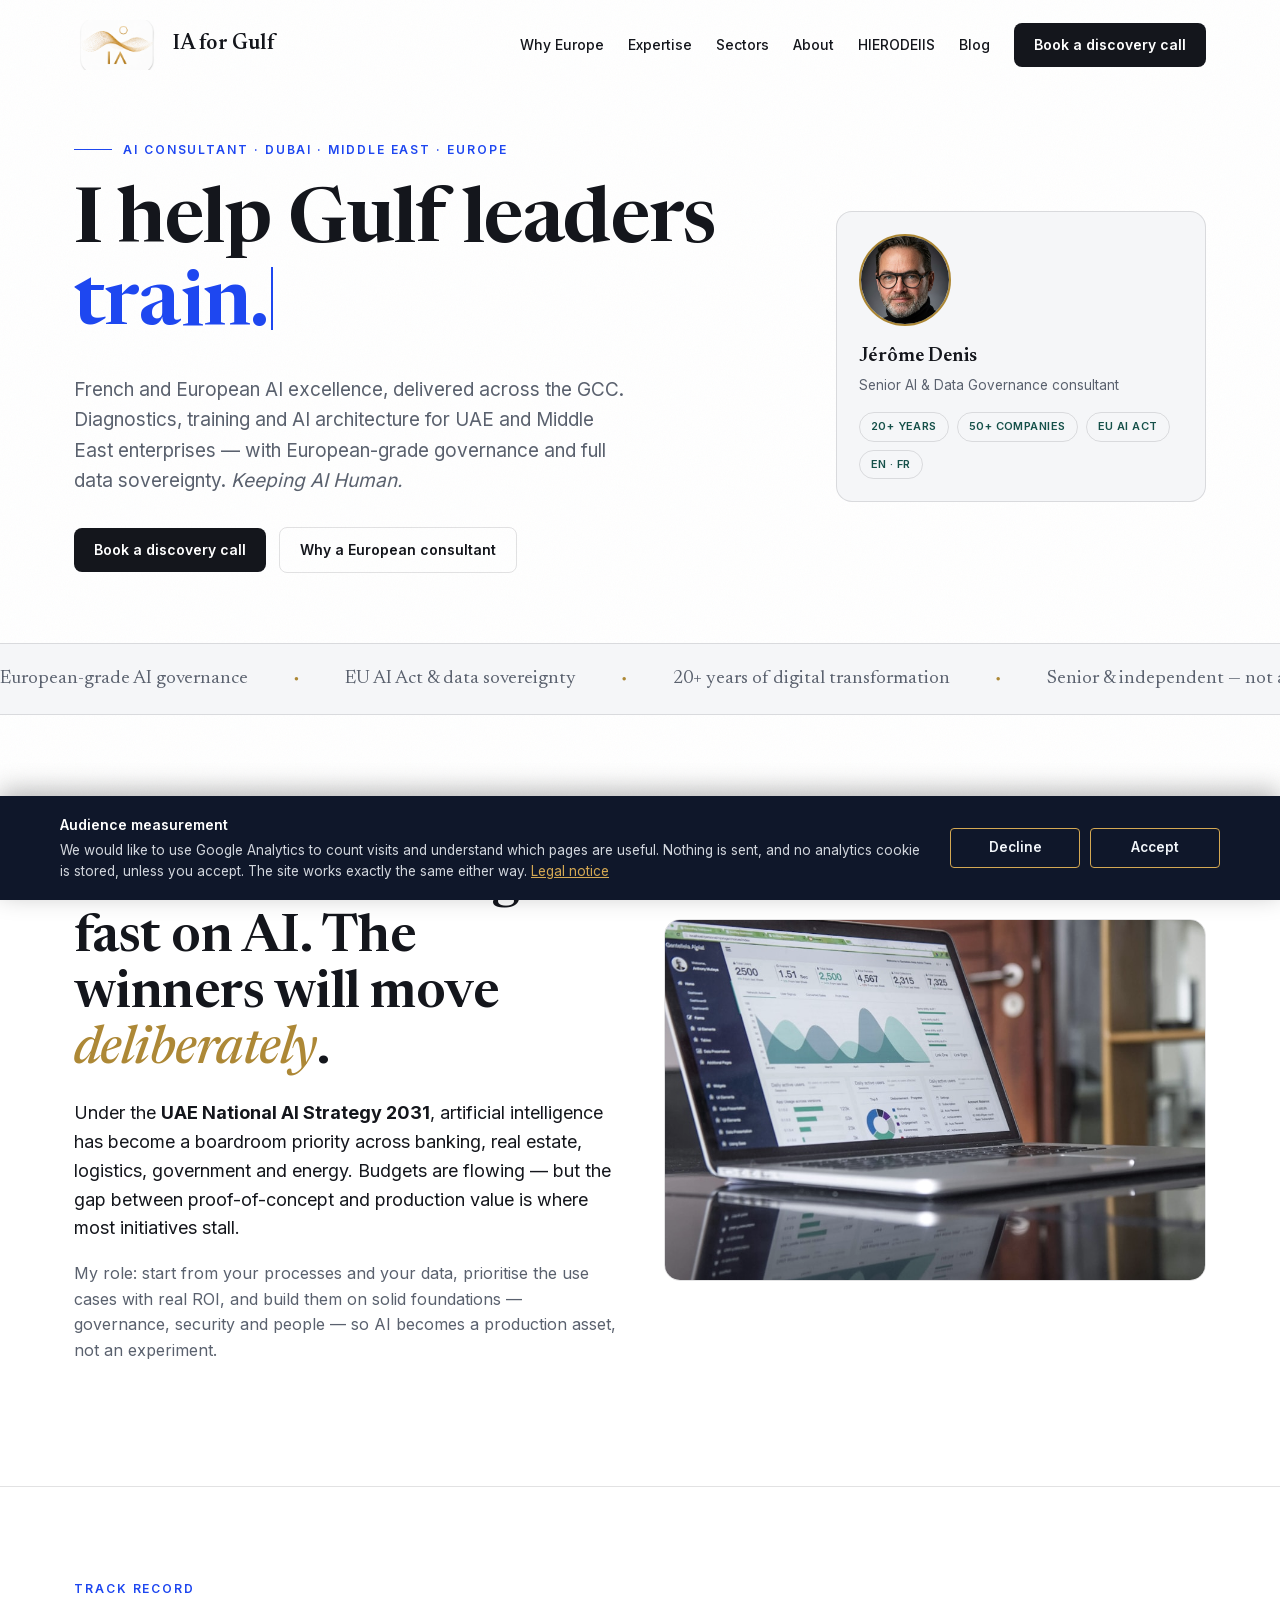
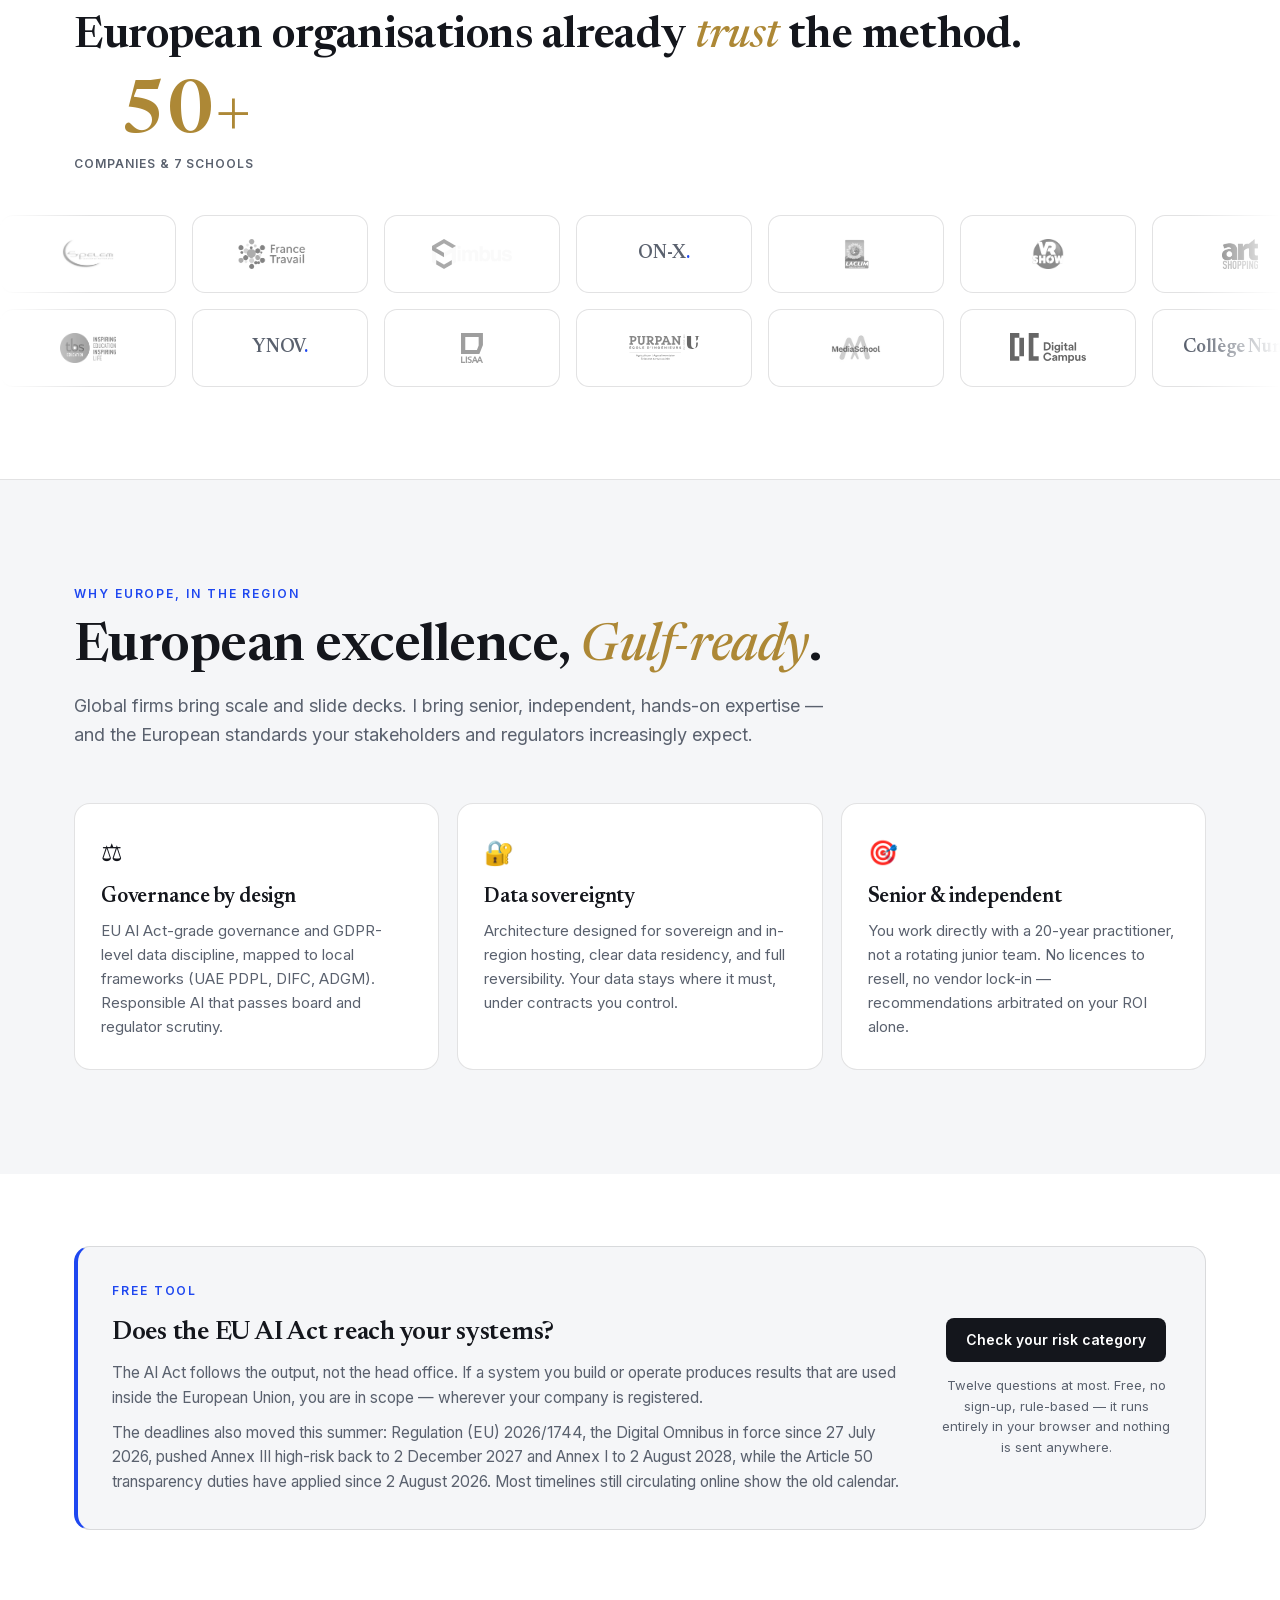
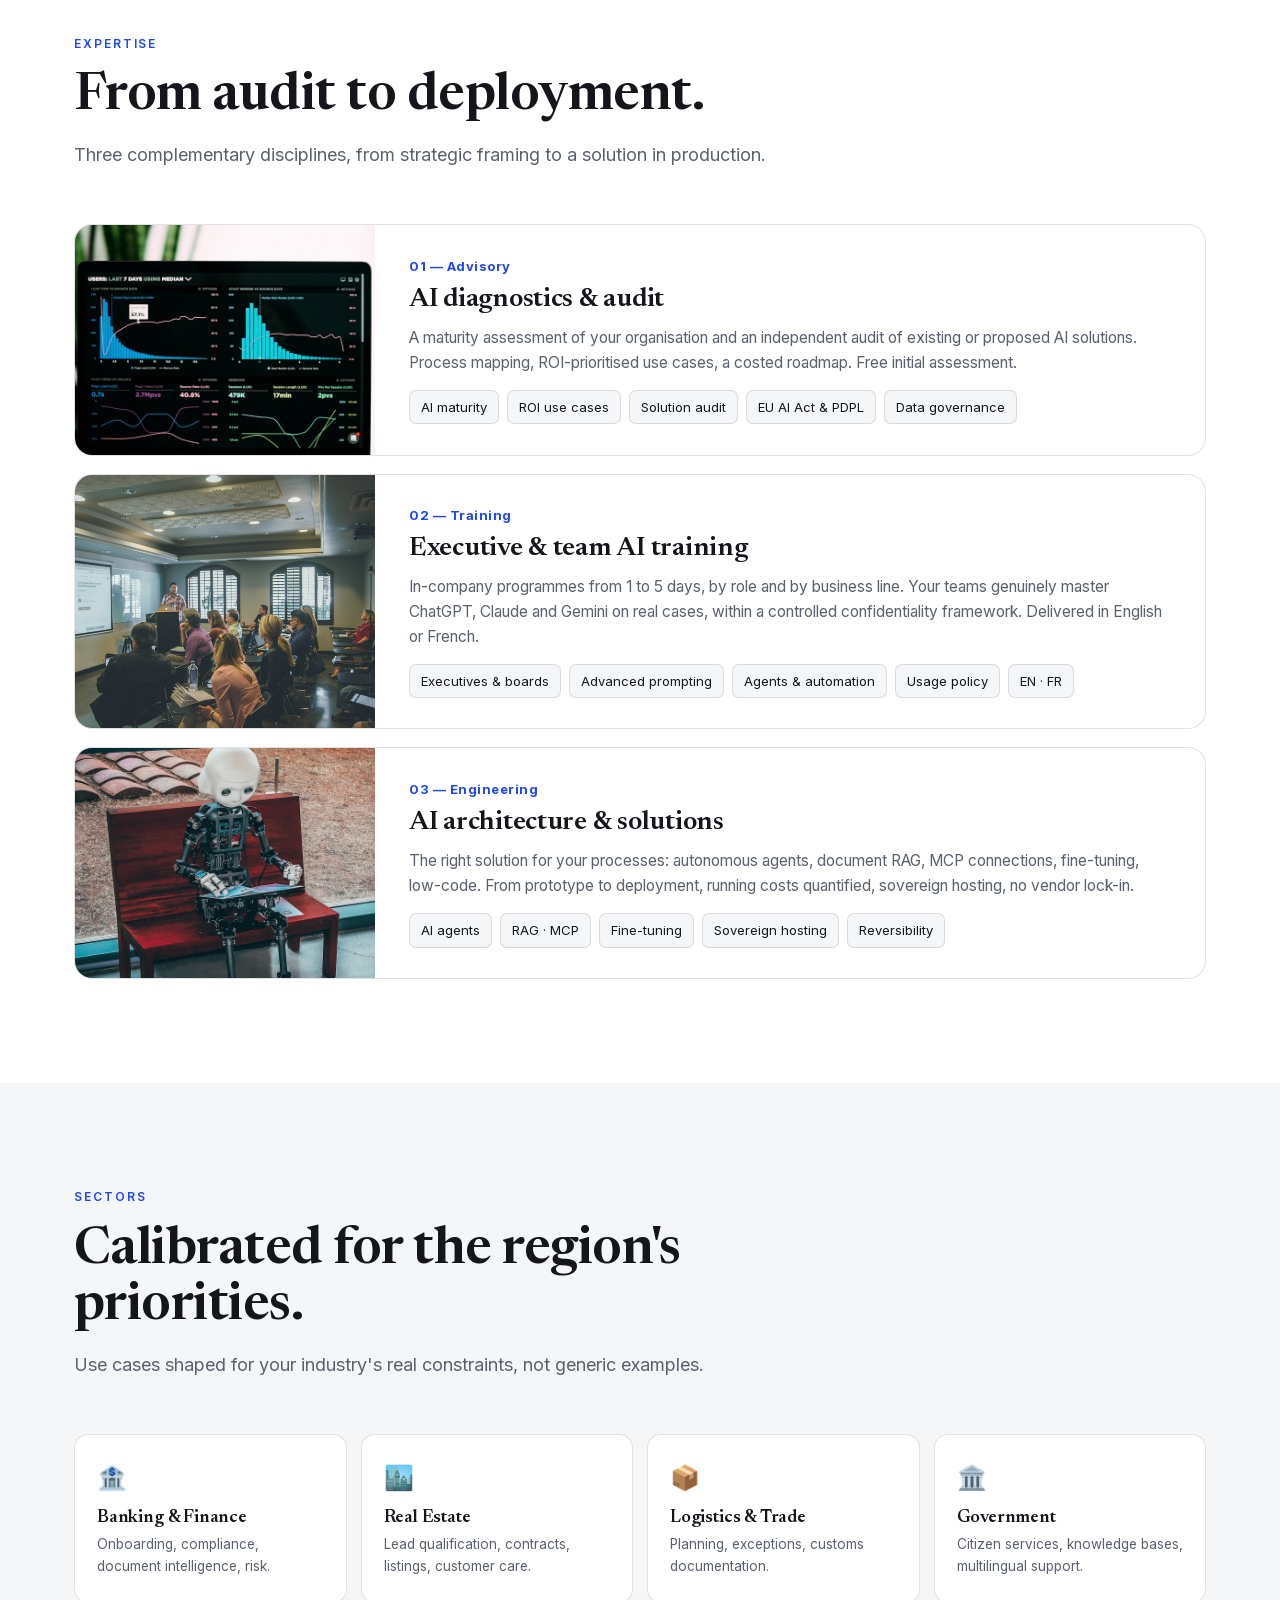
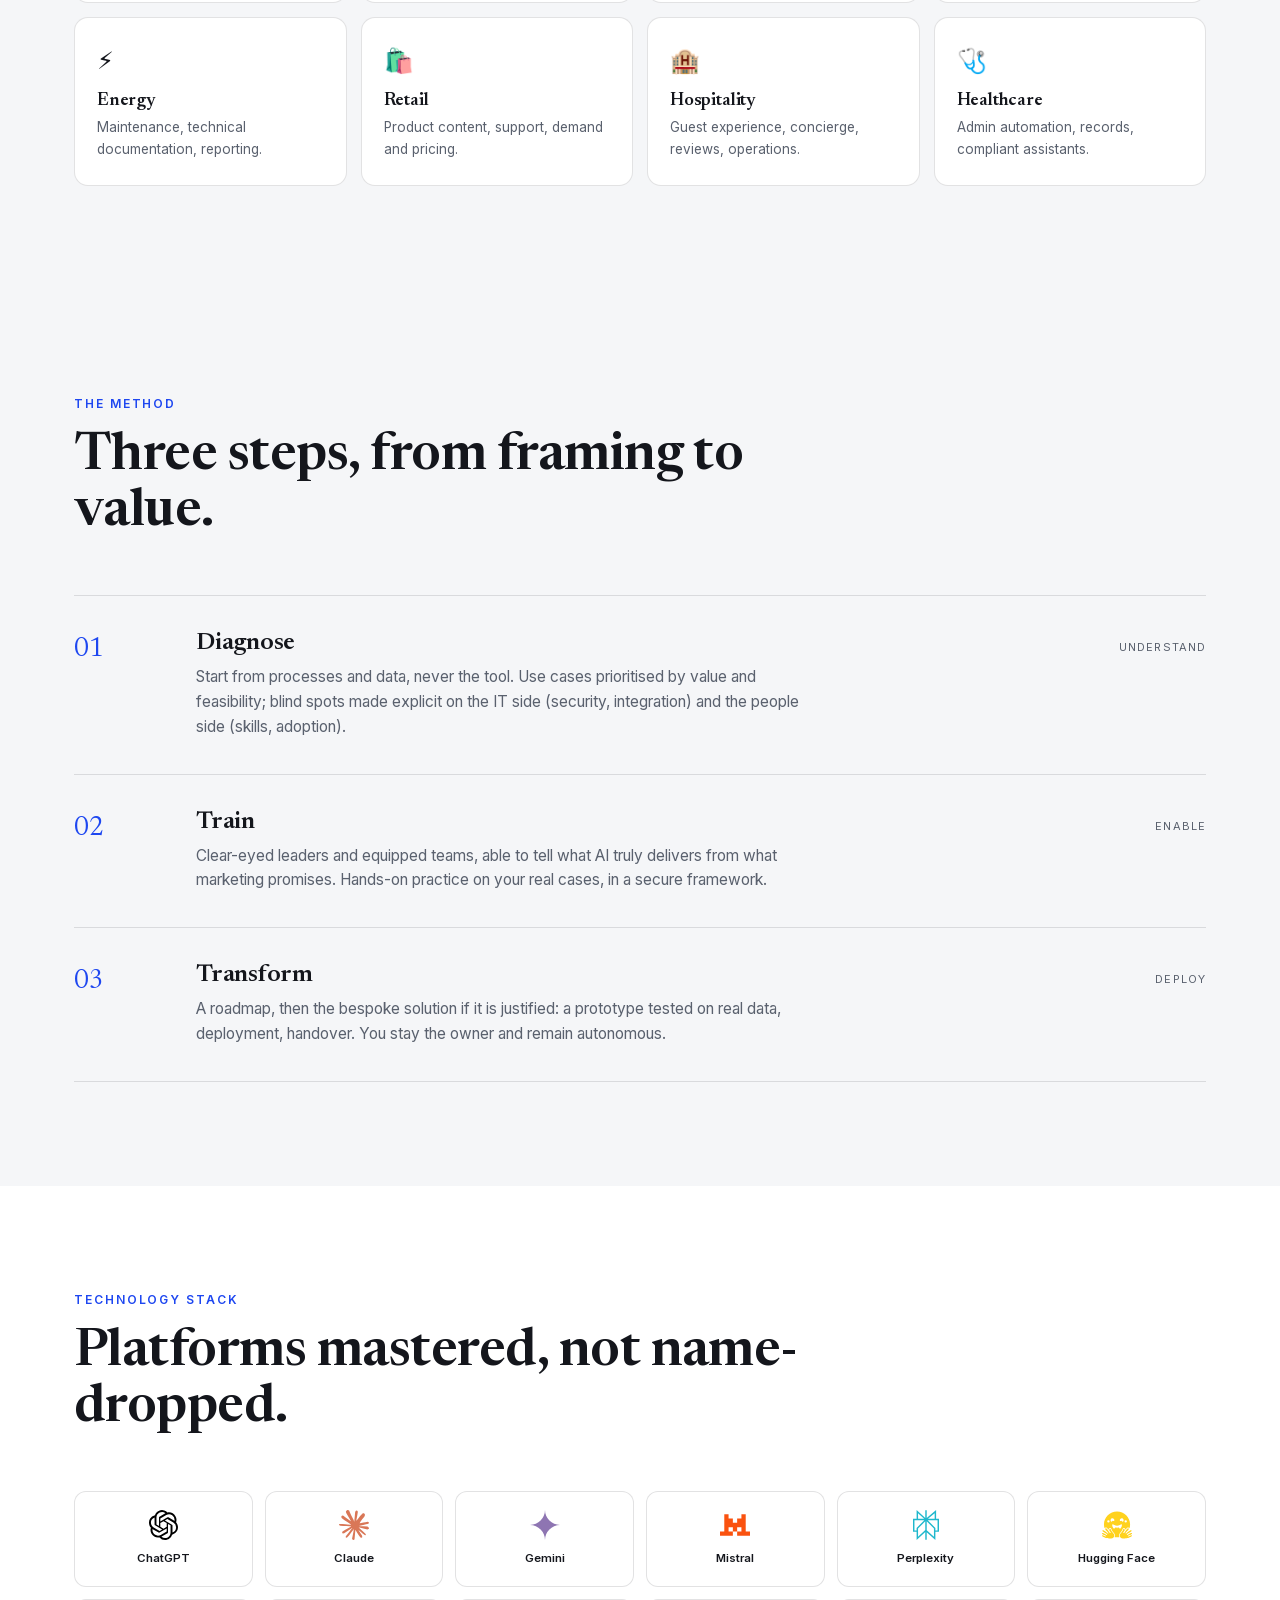
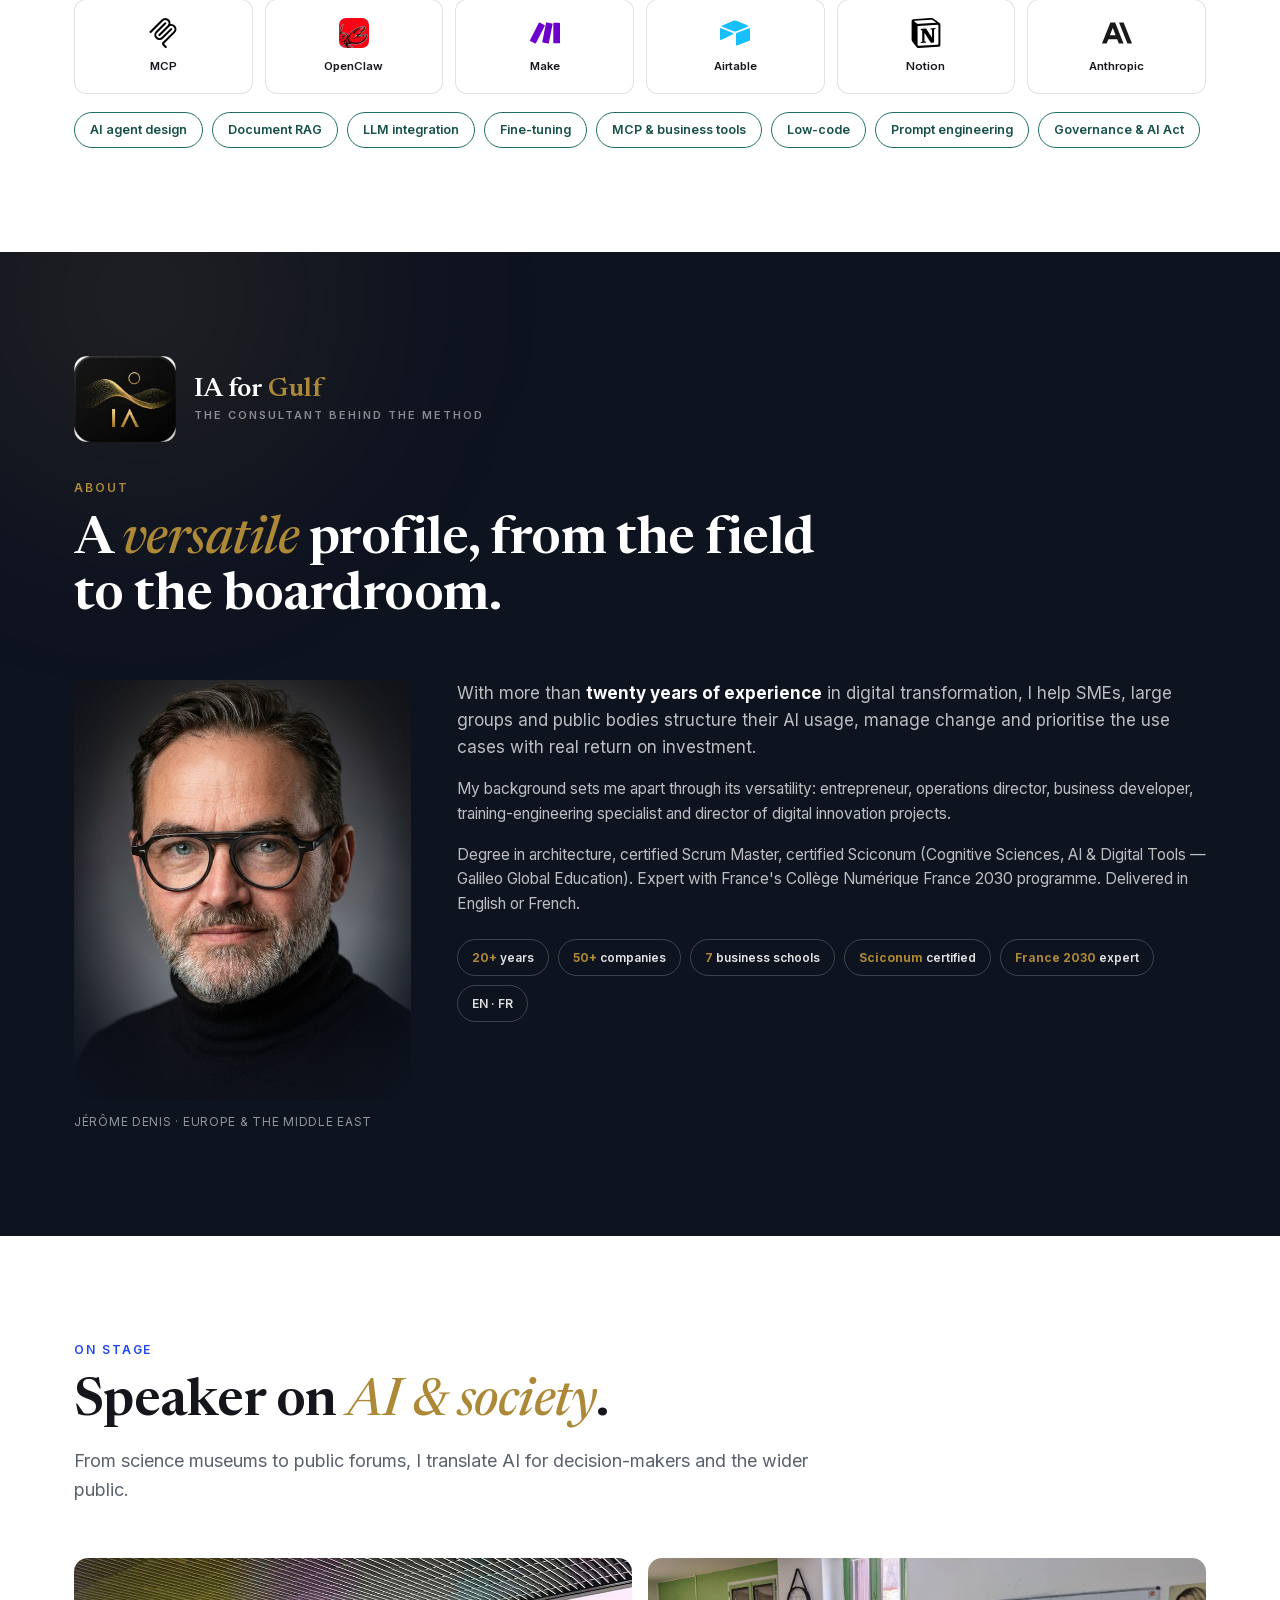
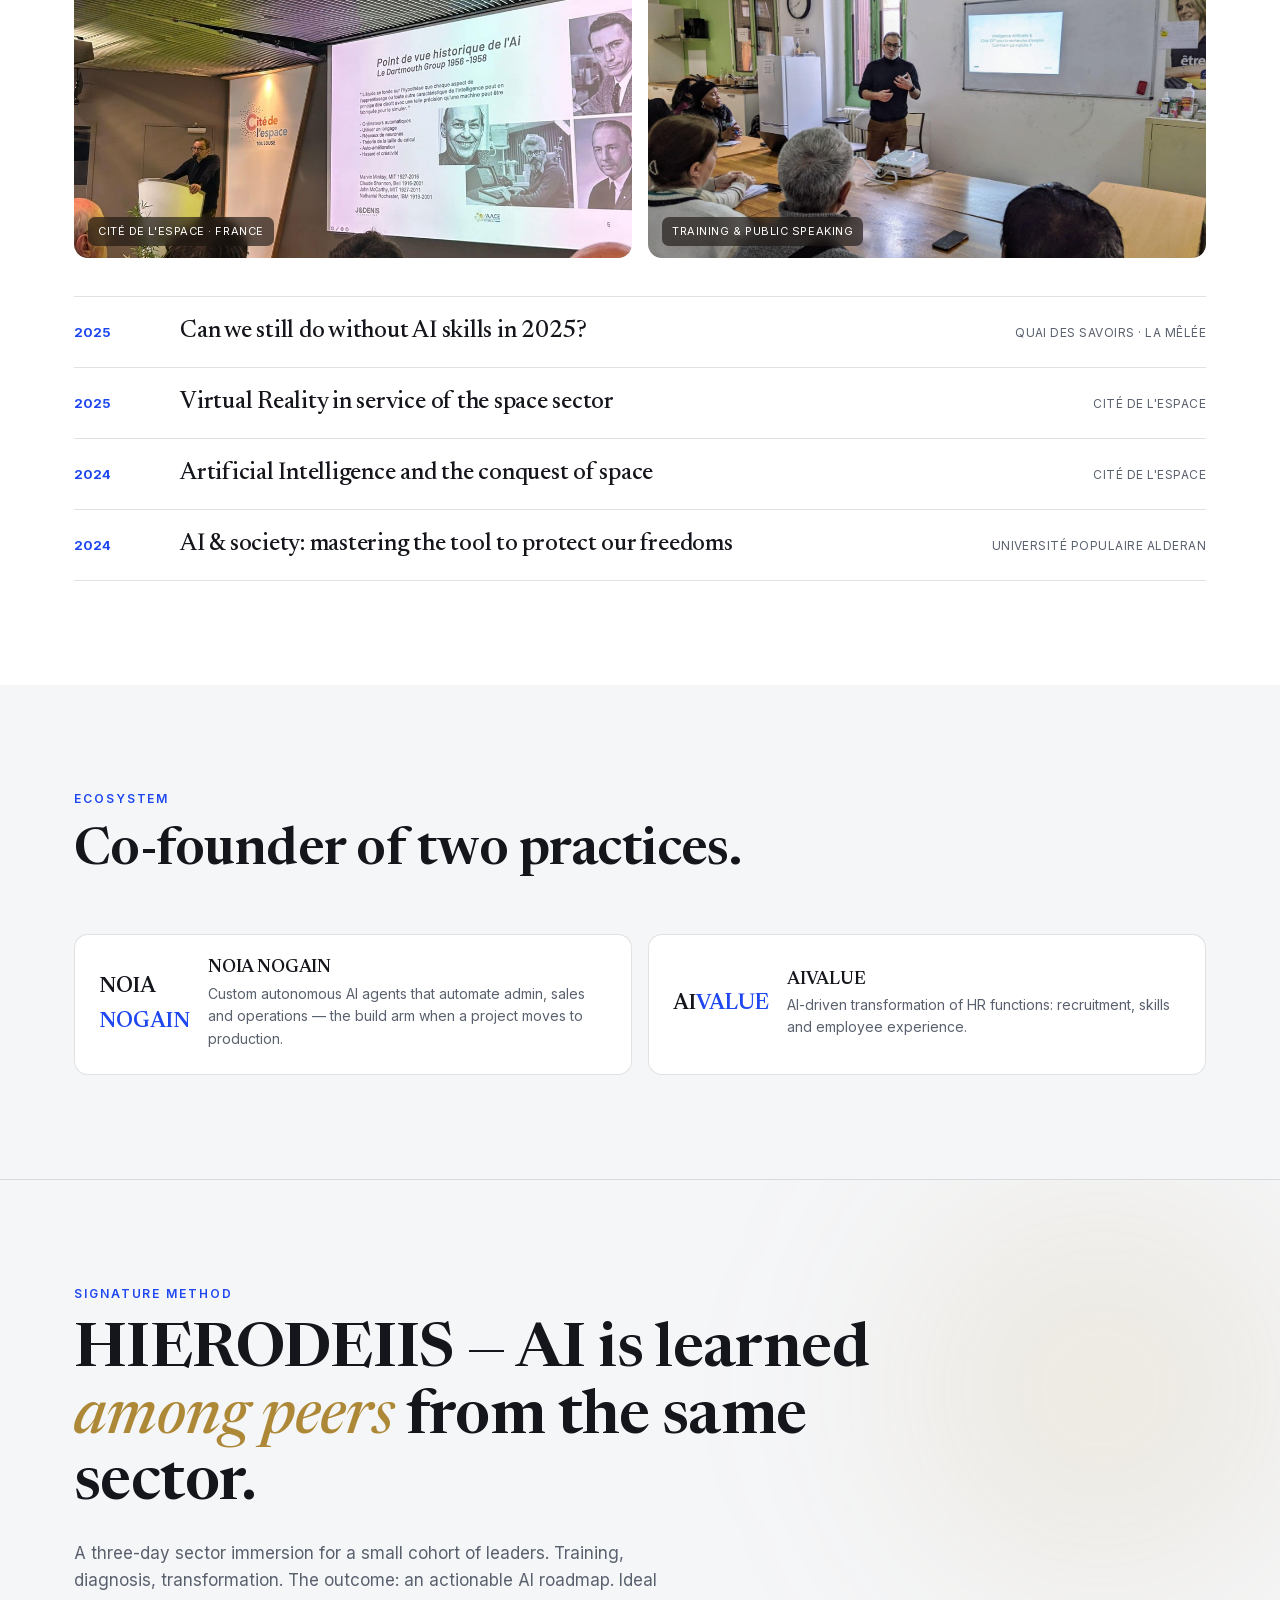
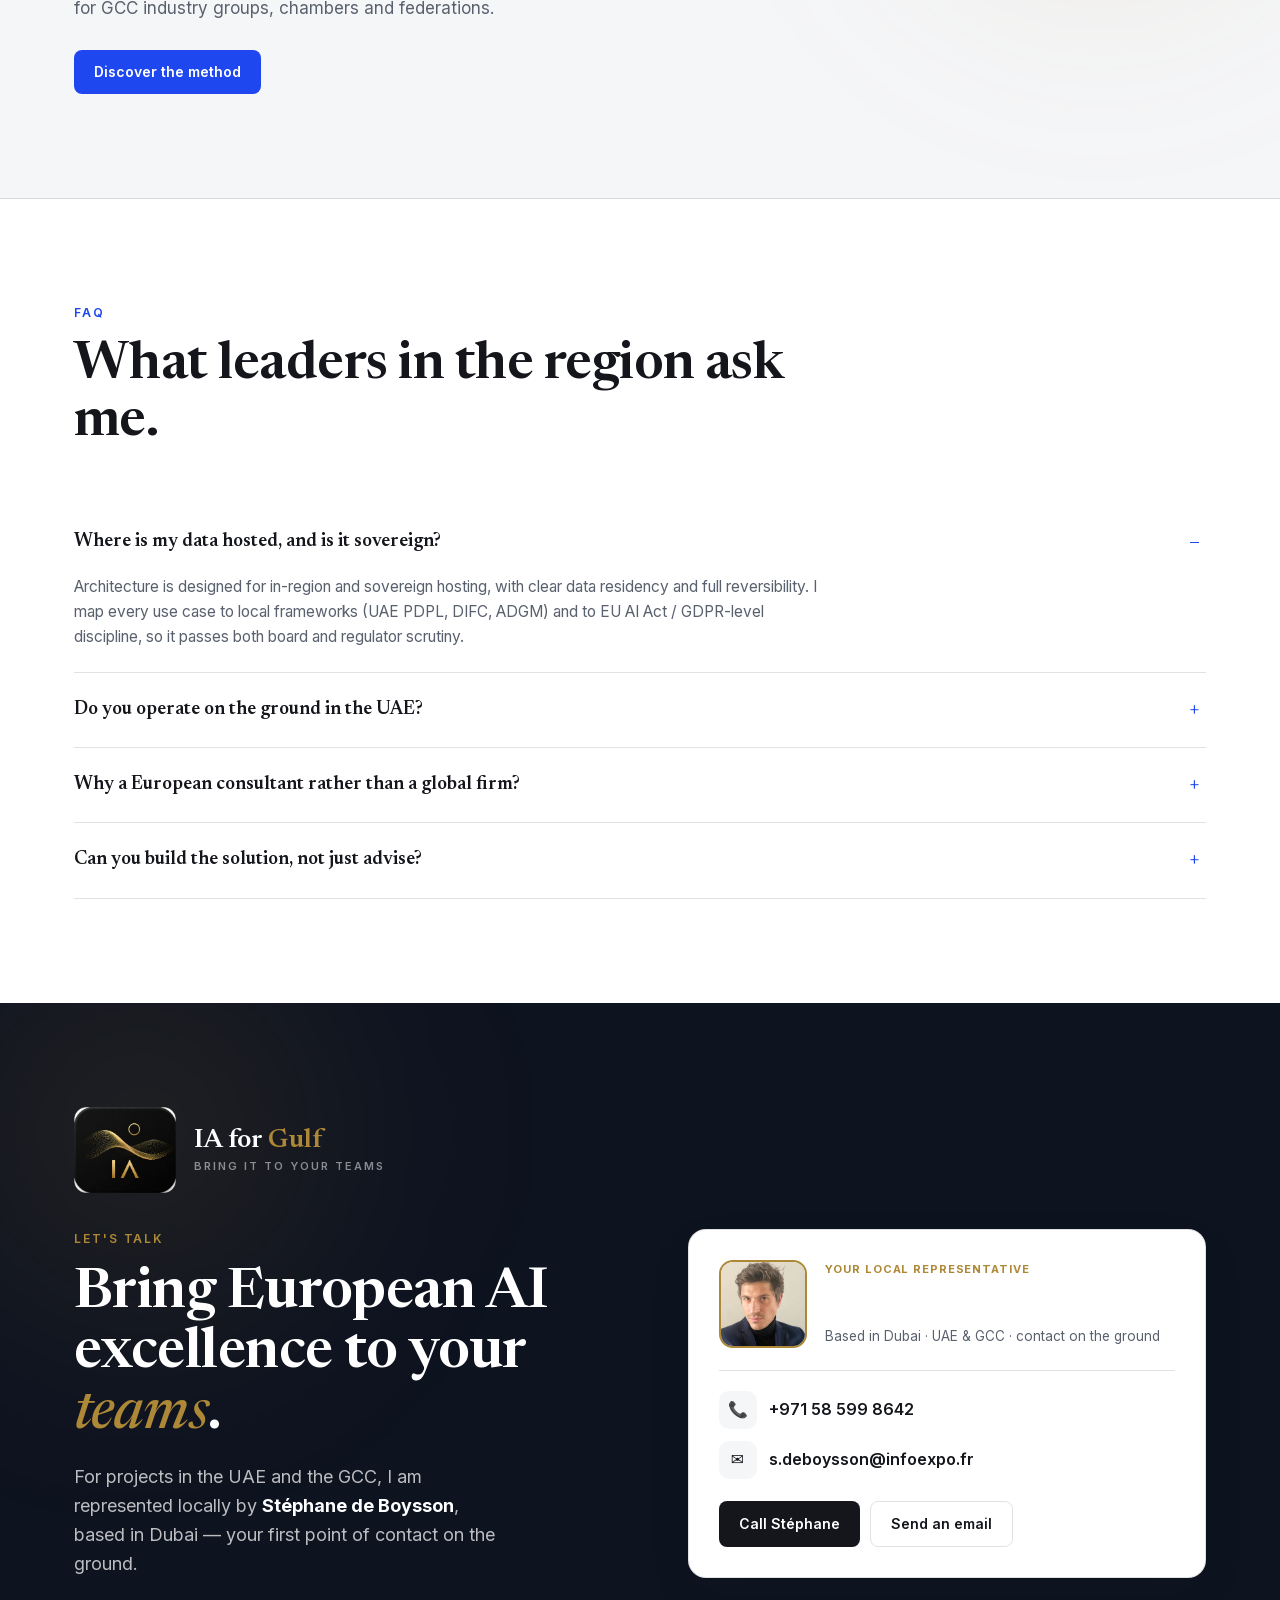
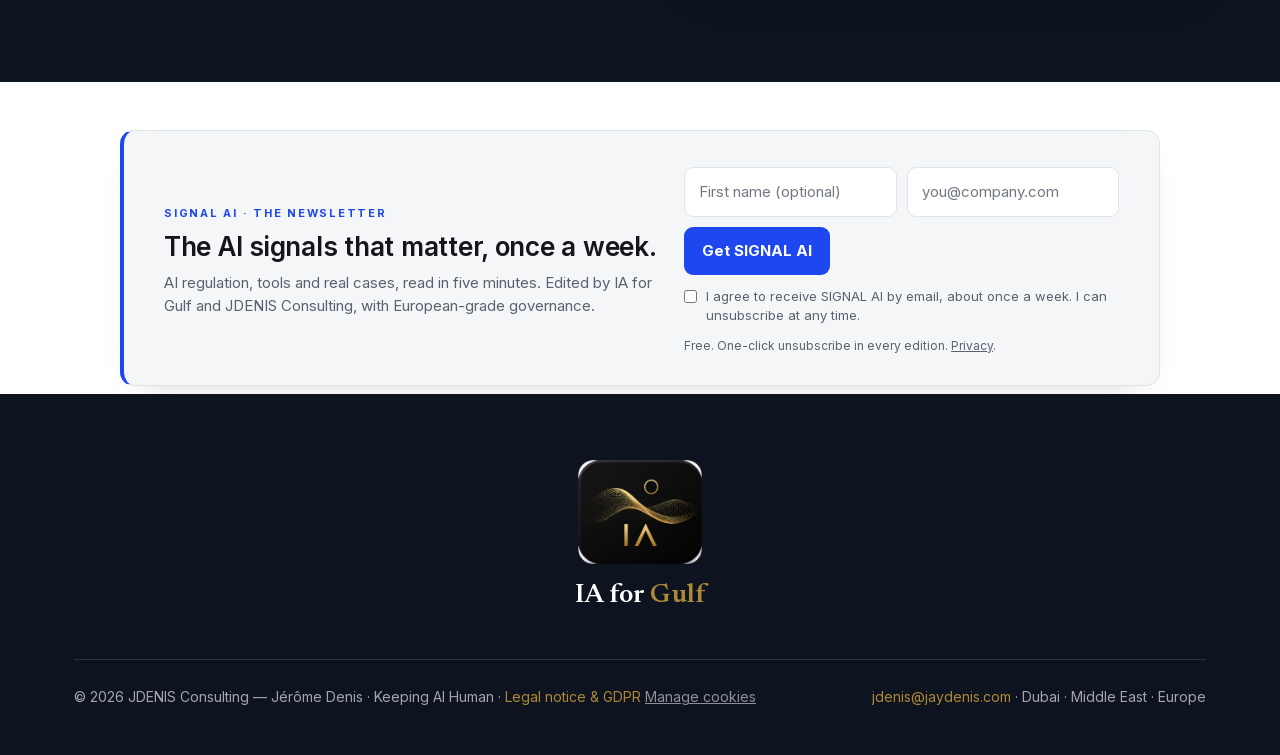
<file: index.html>
<!DOCTYPE html>
<html lang="en">
<head>
<meta charset="UTF-8">
<meta name="viewport" content="width=device-width, initial-scale=1.0">
<script>document.documentElement.classList.add('js');</script>
<title>IA for Gulf — AI Consulting for the UAE &amp; GCC | Jérôme Denis</title>
<meta name="description" content="AI diagnostics, training and architecture for UAE &amp; GCC enterprises — European-grade governance and full data sovereignty. By Jérôme Denis.">
<meta name="robots" content="index, follow, max-image-preview:large, max-snippet:-1">
<meta name="google-site-verification" content="sGuibuE5P-jYHQlOvSpb6dNON_BNNgyjKvvYQxx3lOE">
<meta name="author" content="Jérôme Denis">
<link rel="canonical" href="https://iaforgulf.com/">
<meta name="theme-color" content="#0E1320">
<meta property="og:type" content="website">
<meta property="og:url" content="https://iaforgulf.com/">
<meta property="og:site_name" content="IA for Gulf">
<meta property="og:locale" content="en_US">
<meta property="og:title" content="IA for Gulf — AI Consulting for the UAE &amp; GCC">
<meta property="og:description" content="French &amp; European AI excellence, delivered across the GCC. Governance, data sovereignty, hands-on delivery.">
<meta property="og:image" content="https://iaforgulf.com/og-image.jpg">
<meta property="og:image:width" content="1200">
<meta property="og:image:height" content="630">
<meta property="og:image:alt" content="IA for Gulf — AI Consulting for the UAE & GCC by Jérôme Denis">
<meta name="twitter:card" content="summary_large_image">
<meta name="twitter:title" content="IA for Gulf — AI Consulting for the UAE &amp; GCC">
<meta name="twitter:description" content="French &amp; European AI excellence, delivered across the GCC.">
<meta name="twitter:image" content="https://iaforgulf.com/og-image.jpg">
<script type="application/ld+json">
{"@context":"https://schema.org","@graph":[
{"@type":"Organization","@id":"https://jaydenis.com/#organization","name":"JDENIS Consulting","alternateName":["IA for Gulf","J&DENIS Consulting"],"url":"https://jaydenis.com","logo":{"@type":"ImageObject","url":"https://iaforgulf.com/img/logo-iaforgulf-dark.png","width":600,"height":505},"description":"AI consulting, training and architecture practice of Jérôme Denis (sole trader, Toulouse, France). Operates the \"IA for Gulf\" practice for UAE and GCC enterprises, with European-grade governance and data sovereignty.","founder":{"@id":"https://jaydenis.com/#jerome-denis"},"identifier":[{"@type":"PropertyValue","propertyID":"SIRET","value":"47902067900037"}],"email":"jdenis@jaydenis.com","sameAs":["https://www.linkedin.com/in/hierodeiis/","https://x.com/hierodeiis","https://iaforgulf.com/"],"brand":{"@id":"https://iaforgulf.com/#brand"},"areaServed":["FR","AE","SA","QA","KW","BH","OM"]},
{"@type":"Brand","@id":"https://iaforgulf.com/#brand","name":"IA for Gulf","url":"https://iaforgulf.com/","logo":"https://iaforgulf.com/img/logo-iaforgulf-dark.png","slogan":"Keeping AI Human","description":"The Middle East practice of JDENIS Consulting: AI diagnostics, training and architecture for UAE and GCC enterprises."},
{"@type":"Person","@id":"https://jaydenis.com/#jerome-denis","name":"Jérôme Denis","jobTitle":"Senior AI & Data Governance consultant","worksFor":{"@id":"https://jaydenis.com/#organization"},"url":"https://jaydenis.com","sameAs":["https://www.linkedin.com/in/hierodeiis/","https://x.com/hierodeiis"],"image":"https://iaforgulf.com/img/jerome-denis.jpg","knowsAbout":["Artificial intelligence","AI governance","EU AI Act","Data sovereignty","Digital transformation"]},
{"@type":"WebSite","@id":"https://iaforgulf.com/#website","url":"https://iaforgulf.com/","name":"IA for Gulf","inLanguage":"en","publisher":{"@id":"https://jaydenis.com/#organization"},"about":{"@id":"https://iaforgulf.com/#brand"}},
{"@type":"WebPage","@id":"https://iaforgulf.com/#webpage","url":"https://iaforgulf.com/","name":"IA for Gulf — AI Consulting for the UAE & GCC","isPartOf":{"@id":"https://iaforgulf.com/#website"},"about":{"@id":"https://iaforgulf.com/#brand"},"primaryImageOfPage":"https://iaforgulf.com/og-image.jpg","inLanguage":"en"},
{"@type":"Service","@id":"https://iaforgulf.com/#service","name":"AI consulting, training and architecture for the Gulf","serviceType":"Artificial intelligence consulting","provider":{"@id":"https://jaydenis.com/#organization"},"brand":{"@id":"https://iaforgulf.com/#brand"},"areaServed":["AE","SA","QA","KW","BH","OM"],"description":"AI diagnostics and audit, executive and team AI training, and custom AI architecture (agents, RAG, MCP) with sovereign hosting and EU AI Act-grade governance."},
{"@type":"FAQPage","@id":"https://iaforgulf.com/#faq","mainEntity":[
{"@type":"Question","name":"Where is my data hosted, and is it sovereign?","acceptedAnswer":{"@type":"Answer","text":"Architecture is designed for in-region and sovereign hosting, with clear data residency and full reversibility, mapped to local frameworks (UAE PDPL, DIFC, ADGM) and EU AI Act / GDPR-level discipline."}},
{"@type":"Question","name":"Do you operate on the ground in the UAE?","acceptedAnswer":{"@type":"Answer","text":"Yes. Engagements are delivered on-site in Dubai and across the GCC, and remotely, in English or French."}},
{"@type":"Question","name":"Why a European consultant rather than a global firm?","acceptedAnswer":{"@type":"Answer","text":"You get a senior, independent practitioner directly — not a rotating junior team — plus European governance standards, no licences to resell and no vendor lock-in."}},
{"@type":"Question","name":"Can you build the solution, not just advise?","acceptedAnswer":{"@type":"Answer","text":"Yes. I design the architecture and can deliver the build, notably through NOIA NOGAIN, with sovereign hosting and reversibility built in."}}]},
{"@type":"BreadcrumbList","@id":"https://iaforgulf.com/#breadcrumb","itemListElement":[{"@type":"ListItem","position":1,"name":"Home","item":"https://iaforgulf.com/"}]}
]}
</script>
<link href="/fonts/index.css" rel="stylesheet">
<style>
  :root{
    --paper:#FFFFFF;
    --paper-2:#F5F6F8;
    --paper-3:#ECEEF3;
    --ink:#14161C;
    --ink-soft:#5A616E;
    --clay:#1E47F0;          /* cobalt — European tech & governance trust */
    --clay-deep:#1535C7;
    --teal:#1F6F66;
    --teal-deep:#155049;
    --spark:#AD8836;         /* prestige gold — Gulf resonance (remplace le framboise FR) */
    --noir:#F5F6F8;
    --line:rgba(20,22,28,.12);
    --line-d:rgba(20,22,28,.12);
    --serif:'Newsreader',Georgia,serif;
    --sans:'Inter',system-ui,sans-serif;
  }
  *{margin:0;padding:0;box-sizing:border-box}
  body{font-family:var(--sans);background:var(--paper);color:var(--ink);line-height:1.6;font-size:17px;overflow-x:hidden;-webkit-font-smoothing:antialiased}
  body.preload *{transition:none!important}
  a{color:inherit;text-decoration:none}
  img{display:block;max-width:100%}
  .wrap{max-width:1200px;margin:0 auto;padding:0 34px}
  h1,h2,h3{font-family:var(--serif);font-weight:600;line-height:1.08;letter-spacing:-0.01em}
  .label{font-size:12px;font-weight:600;letter-spacing:.16em;text-transform:uppercase}
  .clay{color:var(--clay)}.tealc{color:var(--teal)}.spark{color:var(--spark)}
  .it{font-style:italic;font-weight:500}

  .grain{position:fixed;inset:0;z-index:1;pointer-events:none;opacity:.04;mix-blend-mode:multiply;
    background-image:url("data:image/svg+xml,%3Csvg xmlns='http://www.w3.org/2000/svg' width='110' height='110'%3E%3Cfilter id='n'%3E%3CfeTurbulence type='fractalNoise' baseFrequency='0.86' numOctaves='2'/%3E%3C/filter%3E%3Crect width='100%25' height='100%25' filter='url(%23n)'/%3E%3C/svg%3E")}
  .preview-badge{position:fixed;bottom:16px;left:16px;z-index:60;background:var(--ink);color:var(--paper);font-size:11px;font-weight:600;letter-spacing:.06em;text-transform:uppercase;padding:7px 13px;border-radius:7px}
  .preview-badge b{color:var(--spark)}

  header{position:fixed;inset:0 0 auto 0;z-index:50;padding:20px 0;transition:padding .4s,background .4s,box-shadow .4s,backdrop-filter .4s}
  header.scrolled{padding:12px 0;background:rgba(255,255,255,.86);backdrop-filter:blur(12px);box-shadow:0 1px 0 var(--line)}
  header .wrap{display:flex;align-items:center;justify-content:space-between;gap:18px}
  .logo{display:flex;align-items:center;gap:13px;font-family:var(--serif);font-weight:700;font-size:21px;letter-spacing:.01em}
  .logo img{height:50px;width:auto;display:block}
  header.scrolled .logo img{height:42px;transition:height .4s}
  nav.main{display:flex;gap:24px;align-items:center}
  nav.main a:not(.btn){font-size:14px;font-weight:500;position:relative}
  nav.main a:not(.btn)::after{content:"";position:absolute;left:0;bottom:-4px;width:0;height:1.5px;background:var(--clay);transition:width .35s cubic-bezier(.2,.7,.2,1)}
  nav.main a:not(.btn):hover::after{width:100%}
  nav.main a:not(.btn):hover{color:var(--clay)}
  .btn{display:inline-flex;align-items:center;gap:8px;background:var(--ink);color:var(--paper);padding:11px 20px;border-radius:8px;font-weight:600;font-size:14px;position:relative;overflow:hidden;will-change:transform}
  .btn span{position:relative;z-index:2}
  .btn::before{content:"";position:absolute;inset:0;background:var(--clay);transform:translateY(101%);transition:transform .42s cubic-bezier(.2,.7,.2,1)}
  .btn:hover::before{transform:translateY(0)}.btn:hover{color:#fff}
  @media(max-width:920px){nav.main a:not(.btn){display:none}}

  .hero{position:relative;z-index:2;padding:140px 0 70px}
  .hero .wrap{display:grid;grid-template-columns:1.5fr .78fr;gap:50px;align-items:center}
  .hero .eyebrow{display:flex;align-items:center;gap:11px;color:var(--clay);margin-bottom:24px}
  .hero .eyebrow::before{content:"";width:38px;height:1px;background:var(--clay)}
  .hero h1{font-size:clamp(40px,6vw,82px);font-weight:600}
  .hero h1 .l{display:block;overflow:hidden}
  .hero h1 .l>span{display:inline-block;will-change:transform}
  .tw-wrap{display:inline-block}.tw{color:var(--clay)}
  .caret{display:inline-block;width:2px;height:.82em;background:var(--clay);margin-left:3px;vertical-align:-6%;animation:blink 1s steps(1) infinite}
  @keyframes blink{50%{opacity:0}}
  .hero-lede{margin-top:26px;max-width:560px;font-size:19px;color:var(--ink-soft)}
  .hero-cta{margin-top:30px;display:flex;gap:13px;align-items:center;flex-wrap:wrap}
  .btn-ghost{border:1.5px solid var(--line);padding:11px 20px;border-radius:8px;font-weight:600;font-size:14px;transition:border-color .3s}
  .btn-ghost:hover{border-color:var(--clay);color:var(--clay)}
  .hero-card{position:relative;background:var(--paper-2);border:1px solid var(--line);border-radius:16px;padding:22px}
  .hero-card img{width:92px;height:92px;border-radius:50%;object-fit:cover;border:2px solid var(--spark)}
  .hero-card .nm{font-family:var(--serif);font-weight:600;font-size:20px;margin-top:14px}
  .hero-card .rl{font-size:13.5px;color:var(--ink-soft);margin-top:3px}
  .hero-card .mini{display:flex;gap:8px;flex-wrap:wrap;margin-top:16px}
  .hero-card .mini span{font-size:11px;font-weight:600;letter-spacing:.04em;text-transform:uppercase;color:var(--teal-deep);border:1px solid var(--line);border-radius:999px;padding:5px 11px}
  @media(max-width:880px){.hero .wrap{grid-template-columns:1fr}.hero-card{max-width:340px}}

  .marquee{position:relative;z-index:2;border-top:1px solid var(--line);border-bottom:1px solid var(--line);padding:20px 0;overflow:hidden;background:var(--paper-2)}
  .marquee .track{display:flex;gap:46px;width:max-content;align-items:center;animation:scroll 36s linear infinite}
  .marquee:hover .track{animation-play-state:paused}
  .marquee .mi{font-family:var(--serif);font-size:19px;color:var(--ink-soft);white-space:nowrap;display:flex;align-items:center;gap:46px}
  .marquee .mi::after{content:"●";color:var(--spark);font-size:8px}
  @keyframes scroll{to{transform:translateX(-50%)}}

  .refs{padding:92px 0;border-top:1px solid var(--line);border-bottom:1px solid var(--line);overflow:hidden}
  .refs .rhead{display:flex;justify-content:space-between;align-items:flex-end;gap:24px;flex-wrap:wrap;margin-bottom:42px}
  .refs .rhead h2{font-size:clamp(26px,3.6vw,44px)}
  .refs .rhead .cnt{text-align:right}
  .refs .rhead .cnt b{font-family:var(--serif);font-weight:600;font-size:clamp(44px,5.6vw,78px);line-height:.85;color:var(--spark);display:block}
  .refs .rhead .cnt small{font-size:12px;font-weight:600;letter-spacing:.08em;text-transform:uppercase;color:var(--ink-soft);display:block;margin-top:8px}
  .refrow{overflow:hidden;-webkit-mask-image:linear-gradient(90deg,transparent,#000 7%,#000 93%,transparent);mask-image:linear-gradient(90deg,transparent,#000 7%,#000 93%,transparent)}
  .refrow+.refrow{margin-top:16px}
  .reftrack{display:flex;gap:16px;width:max-content;align-items:stretch;animation:scroll 42s linear infinite}
  .reftrack.rev{animation-direction:reverse;animation-duration:50s}
  .refitem{flex-shrink:0;display:flex;align-items:center;justify-content:center;gap:9px;height:78px;min-width:176px;padding:0 30px;border:1px solid var(--line);border-radius:13px;background:var(--paper);transition:transform .45s cubic-bezier(.2,.7,.2,1),border-color .45s,background .45s,box-shadow .45s}
  .refitem:hover{transform:translateY(-5px);border-color:var(--spark);background:var(--paper);box-shadow:0 14px 30px rgba(20,22,28,.08)}
  .refitem img{max-height:30px;width:auto;filter:grayscale(1) opacity(.6);transition:filter .45s}
  .refitem:hover img{filter:grayscale(0) opacity(1)}
  .refitem .wm{font-family:var(--serif);font-weight:600;font-size:19px;color:var(--ink-soft);white-space:nowrap;letter-spacing:-.01em;transition:color .45s}
  .refitem:hover .wm{color:var(--ink)}
  .refitem .wm i{font-style:normal;color:var(--clay);transition:color .45s}
  .refitem:hover .wm i{color:var(--spark)}

  section{position:relative;z-index:2}
  .pad{padding:104px 0}
  .dark{background:var(--noir);color:var(--ink)}
  .alt{background:var(--paper-2)}
  .sec-head{max-width:780px;margin-bottom:54px}
  .sec-kicker{color:var(--clay);margin-bottom:16px}
  .dark .sec-kicker{color:var(--clay)}
  .sec-title{font-size:clamp(30px,4.4vw,52px)}
  .sec-sub{font-size:18px;color:var(--ink-soft);margin-top:16px}
  .dark .sec-sub{color:var(--ink-soft)}

  .intro{display:grid;grid-template-columns:1fr 1fr;gap:48px;align-items:center}
  .intro p{font-size:18px;margin-bottom:18px;color:var(--ink)}
  .intro p.soft{color:var(--ink-soft);font-size:16px}
  .intro-fig{border-radius:16px;overflow:hidden;border:1px solid var(--line)}
  .intro-fig img{width:100%;height:360px;object-fit:cover;filter:saturate(.85) contrast(1.02)}
  @media(max-width:820px){.intro{grid-template-columns:1fr;gap:28px}}

  /* differentiator / governance */
  .pillars{display:grid;grid-template-columns:repeat(3,1fr);gap:18px}
  .pillar{border:1px solid var(--line);border-radius:16px;padding:30px 26px;background:var(--paper);transition:border-color .4s,transform .5s cubic-bezier(.2,.7,.2,1)}
  .pillar:hover{border-color:var(--spark);transform:translateY(-5px)}
  .pillar .ic{font-size:24px;margin-bottom:14px}
  .pillar h3{font-size:21px;margin-bottom:10px}
  .pillar p{font-size:15px;color:var(--ink-soft)}
  @media(max-width:880px){.pillars{grid-template-columns:1fr}}

  .svc{display:grid;grid-template-columns:1fr;gap:18px}
  .svc-row{display:grid;grid-template-columns:300px 1fr;gap:34px;align-items:center;background:var(--paper);border:1px solid var(--line);border-radius:18px;overflow:hidden;transition:border-color .4s,transform .5s cubic-bezier(.2,.7,.2,1)}
  .svc-row:hover{border-color:var(--clay);transform:translateY(-4px)}
  .svc-row .ph{height:100%;min-height:230px;overflow:hidden}
  .svc-row .ph img{width:100%;height:100%;object-fit:cover;transition:transform .9s cubic-bezier(.2,.7,.2,1)}
  .svc-row:hover .ph img{transform:scale(1.05)}
  .svc-row .bd{padding:30px 34px 30px 0}
  .svc-row .n{font-size:13px;font-weight:700;color:var(--clay);letter-spacing:.04em}
  .svc-row h3{font-size:27px;margin:8px 0 12px}
  .svc-row p{color:var(--ink-soft);font-size:15.5px;margin-bottom:14px}
  .svc-row ul{list-style:none;display:flex;flex-wrap:wrap;gap:8px}
  .svc-row li{font-size:13px;color:var(--ink);background:var(--paper-2);border:1px solid var(--line);border-radius:7px;padding:6px 11px}
  @media(max-width:760px){.svc-row{grid-template-columns:1fr}.svc-row .bd{padding:0 24px 26px}.svc-row .ph{min-height:200px}}

  .sectors{display:grid;grid-template-columns:repeat(4,1fr);gap:14px}
  .sector{border:1px solid var(--line);border-radius:14px;padding:24px 22px;background:var(--paper);transition:background .4s,border-color .4s,transform .4s}
  .sector:hover{background:var(--paper-2);border-color:var(--clay);transform:translateY(-4px)}
  .sector .ic{font-size:24px;margin-bottom:12px}
  .sector h3{font-size:18px;font-weight:600}
  .sector p{font-size:13.5px;color:var(--ink-soft);margin-top:6px}
  @media(max-width:880px){.sectors{grid-template-columns:repeat(2,1fr)}}

  .steps{border-top:1px solid var(--line-d)}
  .dark .step{border-bottom:1px solid var(--line-d)}
  .step{display:grid;grid-template-columns:90px 1fr auto;gap:32px;align-items:start;padding:34px 0;transition:padding-left .4s cubic-bezier(.2,.7,.2,1)}
  .step:hover{padding-left:14px}
  .step .idx{font-family:var(--serif);font-size:26px;color:var(--clay)}
  .step h3{font-size:25px;margin-bottom:8px}
  .step p{color:var(--ink-soft);max-width:620px;font-size:15.5px}
  .step .tg{font-size:11px;letter-spacing:.1em;text-transform:uppercase;color:var(--ink-soft);white-space:nowrap;padding-top:9px}
  @media(max-width:760px){.step{grid-template-columns:54px 1fr;gap:16px}.step .tg{display:none}}

  .stack{display:grid;grid-template-columns:repeat(6,1fr);gap:12px;margin-top:14px}
  .chipimg{display:flex;flex-direction:column;align-items:center;gap:9px;border:1px solid var(--line);border-radius:12px;padding:18px 8px;background:var(--paper)}
  .chipimg img{width:30px;height:30px;object-fit:contain}
  .chipimg span{font-size:11.5px;font-weight:600;text-align:center;color:var(--ink)}
  .chips{display:flex;flex-wrap:wrap;gap:9px;margin-top:18px}
  .chips .c{border:1.5px solid var(--teal);color:var(--teal-deep);border-radius:999px;padding:7px 15px;font-size:12.5px;font-weight:600}
  @media(max-width:880px){.stack{grid-template-columns:repeat(3,1fr)}}

  .bio{display:grid;grid-template-columns:.62fr 1.38fr;gap:46px;align-items:start}
  .bio-photo img{width:100%;max-width:280px;border-radius:14px;aspect-ratio:4/5;object-fit:cover}
  .bio-photo .cap{margin-top:12px;font-size:12px;letter-spacing:.06em;text-transform:uppercase;color:var(--ink-soft)}
  .bio p{font-size:17px;margin-bottom:16px}
  .bio p.soft{color:var(--ink-soft);font-size:15.5px}
  .bio .creds{display:flex;flex-wrap:wrap;gap:9px;margin-top:22px}
  .bio .cred{border:1px solid var(--line);border-radius:999px;padding:8px 14px;font-size:12px;font-weight:600}
  .bio .cred b{color:var(--clay)}
  @media(max-width:760px){.bio{grid-template-columns:1fr;gap:26px}.bio-photo img{max-width:200px}}

  .conf-photos{display:grid;grid-template-columns:1fr 1fr;gap:16px;margin-bottom:38px}
  .conf-photos figure{position:relative;overflow:hidden;border-radius:14px}
  .conf-photos img{width:100%;height:300px;object-fit:cover}
  .conf-photos figcaption{position:absolute;left:14px;bottom:12px;font-size:11px;letter-spacing:.05em;text-transform:uppercase;background:rgba(23,19,16,.62);color:#fff;backdrop-filter:blur(5px);padding:6px 10px;border-radius:7px}
  .conf-list{border-top:1px solid var(--line)}
  .conf{display:grid;grid-template-columns:80px 1fr auto;gap:26px;align-items:center;padding:22px 0;border-bottom:1px solid var(--line);transition:padding-left .4s cubic-bezier(.2,.7,.2,1)}
  .conf:hover{padding-left:12px}
  .conf .yr{font-size:13px;font-weight:700;color:var(--clay)}
  .conf h3{font-size:clamp(18px,2.1vw,24px);font-weight:500}
  .conf .venue{font-size:12px;letter-spacing:.04em;text-transform:uppercase;color:var(--ink-soft);white-space:nowrap}
  @media(max-width:760px){.conf-photos{grid-template-columns:1fr}.conf-photos img{height:220px}.conf{grid-template-columns:54px 1fr;gap:14px}.conf .venue{display:none}}

  .partners{display:grid;grid-template-columns:1fr 1fr;gap:16px}
  .partner{display:flex;gap:18px;align-items:center;border:1px solid var(--line);border-radius:14px;padding:24px;background:var(--paper);transition:border-color .4s}
  .partner:hover{border-color:var(--clay)}
  .partner .pl{font-family:var(--serif);font-weight:700;font-size:22px;flex-shrink:0}
  .partner .pl b{color:var(--clay)}
  .partner h3{font-size:18px;font-weight:600}
  .partner p{font-size:14px;color:var(--ink-soft);margin-top:4px}
  @media(max-width:760px){.partners{grid-template-columns:1fr}}

  .feature{overflow:hidden;border-top:1px solid var(--line);border-bottom:1px solid var(--line)}
  .feature .glow{position:absolute;right:-12%;top:-20%;width:52vw;height:52vw;border-radius:50%;filter:blur(90px);background:radial-gradient(circle,rgba(173,136,54,.16),transparent 62%);z-index:1}
  .feature .wrap{position:relative;z-index:2}
  .feature h2{font-size:clamp(32px,4.8vw,64px);max-width:900px;margin-bottom:22px}
  .feature p{color:var(--ink-soft);max-width:600px;font-size:17px;margin-bottom:28px}
  .feature .btn{background:var(--clay);color:#fff}.feature .btn::before{background:var(--ink)}

  .faq details{border-bottom:1px solid var(--line);padding:4px 0}
  .faq summary{cursor:pointer;list-style:none;font-family:var(--serif);font-weight:600;font-size:19px;padding:18px 40px 18px 0;position:relative}
  .faq summary::-webkit-details-marker{display:none}
  .faq summary::after{content:"+";position:absolute;right:6px;top:16px;color:var(--clay);font-size:22px}
  .faq details[open] summary::after{content:"–"}
  .faq details p{padding:0 0 18px;color:var(--ink-soft);font-size:15.5px;max-width:760px}

  .cta{text-align:center}
  .cta h2{font-size:clamp(38px,6.4vw,92px)}
  .cta .btn{margin-top:32px;font-size:15px;padding:16px 32px}

  /* contact — représentant local mis en avant */
  .contact-grid{display:grid;grid-template-columns:1fr .92fr;gap:50px;align-items:center}
  .contact-lead h2{font-size:clamp(32px,4.6vw,56px);margin-bottom:18px}
  .contact-lead p{font-size:18px;color:var(--ink-soft);max-width:440px}
  .rep-card{border:1px solid var(--line);border-radius:18px;padding:30px;background:var(--paper);box-shadow:0 18px 44px rgba(20,22,28,.07)}
  .rep-card .top{display:flex;gap:18px;align-items:center}
  .rep-ph{flex-shrink:0}
  .rep-photo,.rep-ph-fallback{width:88px;height:88px;border-radius:14px;border:2px solid var(--spark)}
  .rep-photo{object-fit:cover}
  .rep-ph-fallback{display:flex;align-items:center;justify-content:center;background:var(--ink);color:var(--spark);font-family:var(--serif);font-weight:700;font-size:30px}
  .rep-card .who .badge{font-size:11px;font-weight:700;letter-spacing:.08em;text-transform:uppercase;color:var(--spark);margin-bottom:6px}
  .rep-card .who .nm{font-family:var(--serif);font-weight:600;font-size:24px}
  .rep-card .who .rl{font-size:13.5px;color:var(--ink-soft);margin-top:3px}
  .rep-card .lines{margin-top:22px;border-top:1px solid var(--line);padding-top:20px;display:flex;flex-direction:column;gap:12px}
  .rep-card .lines a{display:flex;align-items:center;gap:12px;font-size:16px;font-weight:600;color:var(--ink)}
  .rep-card .lines a:hover{color:var(--clay)}
  .rep-card .lines a .ic{width:38px;height:38px;border-radius:10px;background:var(--paper-2);display:flex;align-items:center;justify-content:center;font-size:16px}
  .rep-card .cta-row{margin-top:22px;display:flex;gap:10px;flex-wrap:wrap}
  @media(max-width:820px){.contact-grid{grid-template-columns:1fr;gap:32px}}

  footer{background:#0E1320;color:rgba(255,255,255,.62);padding:66px 0 46px;font-size:14px;position:relative;z-index:2}
  .foot-brand{display:flex;flex-direction:column;align-items:center;text-align:center;gap:10px;margin-bottom:42px}
  .foot-brand img{height:104px;width:auto}
  .foot-brand .slogan{font-family:var(--serif);font-weight:600;font-size:27px;color:#fff;letter-spacing:.01em}
  .foot-brand .slogan i{color:var(--spark);font-style:normal}
  footer .foot-info{display:flex;justify-content:space-between;gap:18px;flex-wrap:wrap;border-top:1px solid rgba(255,255,255,.13);padding-top:26px}
  footer a{color:var(--spark)}
  footer a:hover{color:#fff}

  /* sections sombres "marque" (about + contact) */
  .ink{background:#0E1320;color:#fff;position:relative;overflow:hidden}
  .ink .wrap{position:relative;z-index:2}
  .ink .sec-kicker{color:var(--spark)}
  .ink .sec-title,.ink h2,.ink h3,.ink .nm,.ink strong{color:#fff}
  .ink .sec-sub,.ink p,.ink p.soft{color:rgba(255,255,255,.72)}
  .ink .cred{border-color:rgba(255,255,255,.2);color:rgba(255,255,255,.88)}
  .ink .cred b{color:var(--spark)}
  .ink .glow2{position:absolute;left:-14%;top:-28%;width:50vw;height:50vw;border-radius:50%;filter:blur(95px);background:radial-gradient(circle,rgba(173,136,54,.16),transparent 62%);z-index:1;pointer-events:none}
  .brand-mark{display:flex;align-items:center;gap:18px;margin-bottom:36px}
  .brand-mark img{height:86px;width:auto}
  .brand-mark .t{font-family:var(--serif);font-weight:600;font-size:27px;color:#fff;line-height:1.05}
  .brand-mark .t i{color:var(--spark);font-style:normal}
  .brand-mark .t small{display:block;font-family:var(--sans);font-size:11px;font-weight:600;letter-spacing:.18em;text-transform:uppercase;color:rgba(255,255,255,.5);margin-top:6px}
  @media(max-width:600px){.brand-mark img{height:64px}.brand-mark .t{font-size:22px}}

  /* portrait bio — bords dégradés */
  .bio-photo.fade img{max-width:340px;border:none;border-radius:8px;aspect-ratio:4/5;object-fit:cover;object-position:50% 15%;
    -webkit-mask-image:radial-gradient(76% 84% at 50% 33%,#000 54%,transparent 100%);
    mask-image:radial-gradient(76% 84% at 50% 33%,#000 54%,transparent 100%)}
  .ink .bio-photo .cap{color:rgba(255,255,255,.55)}
  .ink .rep-card{color:var(--ink)}
  .ink .rep-card .btn-ghost{color:var(--ink)}

  /* bannière cookies (RGPD/GDPR) */

  .reveal{transition:opacity .9s cubic-bezier(.2,.7,.2,1),transform .9s cubic-bezier(.2,.7,.2,1)}
  html.js .reveal:not(.in){opacity:0;transform:translateY(30px)}
  .reveal.in{opacity:1;transform:none}
  .reveal.d1{transition-delay:.08s}.reveal.d2{transition-delay:.16s}.reveal.d3{transition-delay:.24s}
  @media(prefers-reduced-motion:reduce){.reveal{opacity:1!important;transform:none!important}.marquee .track,.reftrack{animation:none}.caret{animation:none}.hero h1 .l>span{transform:none!important}}
</style>
<!-- Audience measurement (Google Analytics): loaded only after explicit consent. See /consent.js -->
<script src="/consent.js" defer></script>
</head>
<body class="preload">
<div class="grain"></div>

<header id="header">
  <div class="wrap">
    <a class="logo" href="#"><img src="img/logo-iaforgulf-light.png" alt="IA for Gulf"><span>IA for Gulf</span></a>
    <nav class="main">
      <a href="#why">Why Europe</a>
      <a href="#expertise">Expertise</a>
      <a href="#sectors">Sectors</a>
      <a href="#about">About</a>
      <a href="#hierodeiis">HIERODEIIS</a>
      <a href="/blog/">Blog</a>
      <a class="btn" href="#contact"><span>Book a discovery call</span></a>
    </nav>
  </div>
</header>

<main>
  <!-- HERO -->
  <section class="hero">
    <div class="wrap">
      <div>
        <div class="eyebrow label">AI Consultant · Dubai · Middle East · Europe</div>
        <h1>
          <span class="l"><span>I help Gulf leaders</span></span>
          <span class="l"><span><span class="tw-wrap"><span class="tw">diagnose.</span><span class="caret"></span></span></span></span>
        </h1>
        <p class="hero-lede reveal d1">French and European AI excellence, delivered across the GCC. Diagnostics, training and AI architecture for UAE and Middle East enterprises — with European-grade governance and full data sovereignty. <em>Keeping AI Human.</em></p>
        <div class="hero-cta reveal d2">
          <a class="btn magnetic" href="#contact"><span>Book a discovery call</span></a>
          <a class="btn-ghost" href="#why">Why a European consultant</a>
        </div>
      </div>
      <aside class="hero-card reveal d2">
        <img src="img/jerome-denis.jpg" alt="Jérôme Denis, AI consultant" style="object-position:50% 14%">
        <div class="nm">Jérôme Denis</div>
        <div class="rl">Senior AI &amp; Data Governance consultant</div>
        <div class="mini"><span>20+ years</span><span>50+ companies</span><span>EU AI Act</span><span>EN · FR</span></div>
      </aside>
    </div>
  </section>

  <!-- MARQUEE -->
  <div class="marquee">
    <div class="track" id="track">
      <span class="mi">European-grade AI governance</span><span class="mi">EU AI Act &amp; data sovereignty</span>
      <span class="mi">20+ years of digital transformation</span><span class="mi">Senior &amp; independent — not a tower-block firm</span>
      <span class="mi">Delivered on-site &amp; remotely across the GCC</span><span class="mi">Keeping AI Human</span>
    </div>
  </div>

  <!-- CONSTAT / WHY NOW -->
  <section class="pad" id="market">
    <div class="wrap">
      <div class="intro">
        <div class="reveal">
          <div class="sec-kicker label">The moment</div>
          <h2 class="sec-title">The Gulf is moving fast on AI. The winners will move <span class="spark it">deliberately</span>.</h2>
          <p style="margin-top:20px">Under the <strong>UAE National AI Strategy 2031</strong>, artificial intelligence has become a boardroom priority across banking, real estate, logistics, government and energy. Budgets are flowing — but the gap between proof-of-concept and production value is where most initiatives stall.</p>
          <p class="soft">My role: start from your processes and your data, prioritise the use cases with real ROI, and build them on solid foundations — governance, security and people — so AI becomes a production asset, not an experiment.</p>
        </div>
        <div class="intro-fig reveal d1"><img src="img/stock/ai-dashboard-diagnostics.jpg" alt="Data dashboard and AI use-case prioritisation" loading="lazy"></div>
      </div>
    </div>
  </section>

  <!-- REFERENCES -->
  <section class="refs" id="references">
    <div class="wrap">
      <div class="rhead reveal">
        <div>
          <div class="sec-kicker label">Track record</div>
          <h2>European organisations already <span class="spark it">trust</span> the method.</h2>
        </div>
        <div class="cnt"><b>50+</b><small>companies &amp; 7 schools</small></div>
      </div>
    </div>
    <div class="refrow">
      <div class="reftrack" data-dup>
        <div class="refitem"><img src="logo-spelem.png" alt="SPELEM"></div>
        <div class="refitem"><img src="logo-france-travail.png" alt="France Travail"></div>
        <div class="refitem"><img src="logo-mimbus.png" alt="MIMBUS"></div>
        <div class="refitem"><span class="wm">ON-X<i>.</i></span></div>
        <div class="refitem"><img src="logos/laclim.png" alt="LACLIM"></div>
        <div class="refitem"><img src="logos/vrshow.png" alt="VR-SHOW"></div>
        <div class="refitem"><img src="logo-artshopping.png" alt="Art Shopping Paris"></div>
        <div class="refitem"><img src="logo-ascom.png" alt="AS'COM"></div>
      </div>
    </div>
    <div class="refrow">
      <div class="reftrack rev" data-dup>
        <div class="refitem"><img src="logos/tbs.webp" alt="TBS Education"></div>
        <div class="refitem"><span class="wm">YNOV<i>.</i></span></div>
        <div class="refitem"><img src="logos/lisaa.svg" alt="LISAA"></div>
        <div class="refitem"><img src="logos/purpan.svg" alt="Purpan"></div>
        <div class="refitem"><img src="logos/mediaschool.png" alt="MediaSchool"></div>
        <div class="refitem"><img src="logos/digitalcampus.svg" alt="Digital Campus"></div>
        <div class="refitem"><span class="wm">Collège Numérique France 2030<i>.</i></span></div>
      </div>
    </div>
  </section>

  <!-- WHY A EUROPEAN CONSULTANT (differentiator) -->
  <section class="alt pad" id="why">
    <div class="wrap">
      <div class="sec-head reveal">
        <div class="sec-kicker label">Why Europe, in the region</div>
        <h2 class="sec-title">European excellence, <span class="spark it">Gulf-ready</span>.</h2>
        <p class="sec-sub">Global firms bring scale and slide decks. I bring senior, independent, hands-on expertise — and the European standards your stakeholders and regulators increasingly expect.</p>
      </div>
      <div class="pillars">
        <div class="pillar reveal"><div class="ic">⚖️</div><h3>Governance by design</h3><p>EU AI Act-grade governance and GDPR-level data discipline, mapped to local frameworks (UAE PDPL, DIFC, ADGM). Responsible AI that passes board and regulator scrutiny.</p></div>
        <div class="pillar reveal d1"><div class="ic">🔐</div><h3>Data sovereignty</h3><p>Architecture designed for sovereign and in-region hosting, clear data residency, and full reversibility. Your data stays where it must, under contracts you control.</p></div>
        <div class="pillar reveal d2"><div class="ic">🎯</div><h3>Senior &amp; independent</h3><p>You work directly with a 20-year practitioner, not a rotating junior team. No licences to resell, no vendor lock-in — recommendations arbitrated on your ROI alone.</p></div>
      </div>
    </div>
  </section>

  <!-- FREE TOOL — AI ACT RISK CHECKER (hosted on jaydenis.com) -->
  <section class="pad" id="ai-act-checker" style="padding:72px 0 0">
    <style>
      .tool-note{border:1px solid var(--line);border-left:4px solid var(--clay);border-radius:16px;background:var(--paper-2);padding:34px 34px;display:grid;grid-template-columns:minmax(0,1.6fr) minmax(0,auto);gap:30px;align-items:center}
      .tool-note h2{font-size:26px;line-height:1.25;margin-bottom:12px}
      .tool-note p{font-size:15.5px;color:var(--ink-soft);margin-bottom:10px}
      .tool-note p:last-child{margin-bottom:0}
      .tool-note .tn-side{text-align:center}
      .tool-note .tn-side small{display:block;font-size:13px;color:var(--ink-soft);margin-top:12px;max-width:230px}
      @media (max-width:860px){.tool-note{grid-template-columns:1fr;gap:22px;padding:26px 24px}.tool-note .tn-side{text-align:left}.tool-note .tn-side small{max-width:none}}
    </style>
    <div class="wrap">
      <div class="tool-note reveal">
        <div>
          <div class="sec-kicker label">Free tool</div>
          <h2>Does the EU AI Act reach your systems?</h2>
          <p>The AI Act follows the output, not the head office. If a system you build or operate produces results that are used inside the European Union, you are in scope — wherever your company is registered.</p>
          <p>The deadlines also moved this summer: Regulation (EU) 2026/1744, the Digital Omnibus in force since 27 July 2026, pushed Annex III high-risk back to 2 December 2027 and Annex I to 2 August 2028, while the Article 50 transparency duties have applied since 2 August 2026. Most timelines still circulating online show the old calendar.</p>
        </div>
        <div class="tn-side">
          <a class="btn magnetic" href="https://jaydenis.com/ai-act-risk-checker.html?utm_source=iaforgulf&amp;utm_medium=governance-encart&amp;utm_campaign=ai-act-risk-checker" target="_blank" rel="noopener"><span>Check your risk category</span></a>
          <small>Twelve questions at most. Free, no sign-up, rule-based — it runs entirely in your browser and nothing is sent anywhere.</small>
        </div>
      </div>
    </div>
  </section>

  <!-- EXPERTISE / SERVICES -->
  <section class="pad" id="expertise">
    <div class="wrap">
      <div class="sec-head reveal">
        <div class="sec-kicker label">Expertise</div>
        <h2 class="sec-title">From audit to deployment.</h2>
        <p class="sec-sub">Three complementary disciplines, from strategic framing to a solution in production.</p>
      </div>
      <div class="svc">
        <article class="svc-row reveal">
          <div class="ph"><img src="img/stock/ai-audit-analytics.jpg" alt="AI diagnostics and audit" loading="lazy"></div>
          <div class="bd">
            <div class="n">01 — Advisory</div>
            <h3>AI diagnostics &amp; audit</h3>
            <p>A maturity assessment of your organisation and an independent audit of existing or proposed AI solutions. Process mapping, ROI-prioritised use cases, a costed roadmap. Free initial assessment.</p>
            <ul><li>AI maturity</li><li>ROI use cases</li><li>Solution audit</li><li>EU AI Act &amp; PDPL</li><li>Data governance</li></ul>
          </div>
        </article>
        <article class="svc-row reveal">
          <div class="ph"><img src="img/stock/corporate-ai-training.jpg" alt="Corporate AI training" loading="lazy"></div>
          <div class="bd">
            <div class="n">02 — Training</div>
            <h3>Executive &amp; team AI training</h3>
            <p>In-company programmes from 1 to 5 days, by role and by business line. Your teams genuinely master ChatGPT, Claude and Gemini on real cases, within a controlled confidentiality framework. Delivered in English or French.</p>
            <ul><li>Executives &amp; boards</li><li>Advanced prompting</li><li>Agents &amp; automation</li><li>Usage policy</li><li>EN · FR</li></ul>
          </div>
        </article>
        <article class="svc-row reveal">
          <div class="ph"><img src="img/stock/ai-architecture-agents.jpg" alt="Custom AI architecture — agents, RAG, MCP" loading="lazy"></div>
          <div class="bd">
            <div class="n">03 — Engineering</div>
            <h3>AI architecture &amp; solutions</h3>
            <p>The right solution for your processes: autonomous agents, document RAG, MCP connections, fine-tuning, low-code. From prototype to deployment, running costs quantified, sovereign hosting, no vendor lock-in.</p>
            <ul><li>AI agents</li><li>RAG · MCP</li><li>Fine-tuning</li><li>Sovereign hosting</li><li>Reversibility</li></ul>
          </div>
        </article>
      </div>
    </div>
  </section>

  <!-- SECTORS -->
  <section class="alt pad" id="sectors">
    <div class="wrap">
      <div class="sec-head reveal">
        <div class="sec-kicker label">Sectors</div>
        <h2 class="sec-title">Calibrated for the region's priorities.</h2>
        <p class="sec-sub">Use cases shaped for your industry's real constraints, not generic examples.</p>
      </div>
      <div class="sectors">
        <div class="sector reveal"><div class="ic">🏦</div><h3>Banking &amp; Finance</h3><p>Onboarding, compliance, document intelligence, risk.</p></div>
        <div class="sector reveal d1"><div class="ic">🏙️</div><h3>Real Estate</h3><p>Lead qualification, contracts, listings, customer care.</p></div>
        <div class="sector reveal d2"><div class="ic">📦</div><h3>Logistics &amp; Trade</h3><p>Planning, exceptions, customs documentation.</p></div>
        <div class="sector reveal d3"><div class="ic">🏛️</div><h3>Government</h3><p>Citizen services, knowledge bases, multilingual support.</p></div>
        <div class="sector reveal"><div class="ic">⚡</div><h3>Energy</h3><p>Maintenance, technical documentation, reporting.</p></div>
        <div class="sector reveal d1"><div class="ic">🛍️</div><h3>Retail</h3><p>Product content, support, demand and pricing.</p></div>
        <div class="sector reveal d2"><div class="ic">🏨</div><h3>Hospitality</h3><p>Guest experience, concierge, reviews, operations.</p></div>
        <div class="sector reveal d3"><div class="ic">🩺</div><h3>Healthcare</h3><p>Admin automation, records, compliant assistants.</p></div>
      </div>
    </div>
  </section>

  <!-- METHOD -->
  <section class="dark pad" id="method">
    <div class="wrap">
      <div class="sec-head reveal">
        <div class="sec-kicker label">The method</div>
        <h2 class="sec-title">Three steps, from framing to value.</h2>
      </div>
      <div class="steps">
        <div class="step reveal"><div class="idx">01</div><div><h3>Diagnose</h3><p>Start from processes and data, never the tool. Use cases prioritised by value and feasibility; blind spots made explicit on the IT side (security, integration) and the people side (skills, adoption).</p></div><div class="tg">Understand</div></div>
        <div class="step reveal"><div class="idx">02</div><div><h3>Train</h3><p>Clear-eyed leaders and equipped teams, able to tell what AI truly delivers from what marketing promises. Hands-on practice on your real cases, in a secure framework.</p></div><div class="tg">Enable</div></div>
        <div class="step reveal"><div class="idx">03</div><div><h3>Transform</h3><p>A roadmap, then the bespoke solution if it is justified: a prototype tested on real data, deployment, handover. You stay the owner and remain autonomous.</p></div><div class="tg">Deploy</div></div>
      </div>
    </div>
  </section>

  <!-- STACK -->
  <section class="pad" id="stack">
    <div class="wrap">
      <div class="sec-head reveal">
        <div class="sec-kicker label">Technology stack</div>
        <h2 class="sec-title">Platforms mastered, not name-dropped.</h2>
      </div>
      <div class="stack reveal">
        <div class="chipimg"><img src="logos-tech/openai.svg" alt="OpenAI" loading="lazy"><span>ChatGPT</span></div>
        <div class="chipimg"><img src="logos-tech/claude.svg" alt="Claude" loading="lazy"><span>Claude</span></div>
        <div class="chipimg"><img src="logos-tech/googlegemini.svg" alt="Gemini" loading="lazy"><span>Gemini</span></div>
        <div class="chipimg"><img src="logos-tech/mistralai.svg" alt="Mistral" loading="lazy"><span>Mistral</span></div>
        <div class="chipimg"><img src="logos-tech/perplexity.svg" alt="Perplexity" loading="lazy"><span>Perplexity</span></div>
        <div class="chipimg"><img src="logos-tech/huggingface.svg" alt="Hugging Face" loading="lazy"><span>Hugging Face</span></div>
        <div class="chipimg"><img src="logos-tech/modelcontextprotocol.svg" alt="MCP" loading="lazy"><span>MCP</span></div>
        <div class="chipimg"><img src="logos-tech/openclaw.jpg" alt="OpenClaw" loading="lazy" style="border-radius:7px"><span>OpenClaw</span></div>
        <div class="chipimg"><img src="logos-tech/make.svg" alt="Make" loading="lazy"><span>Make</span></div>
        <div class="chipimg"><img src="logos-tech/airtable.svg" alt="Airtable" loading="lazy"><span>Airtable</span></div>
        <div class="chipimg"><img src="logos-tech/notion.svg" alt="Notion" loading="lazy"><span>Notion</span></div>
        <div class="chipimg"><img src="logos-tech/anthropic.svg" alt="Anthropic" loading="lazy"><span>Anthropic</span></div>
      </div>
      <div class="chips reveal d1">
        <span class="c">AI agent design</span><span class="c">Document RAG</span><span class="c">LLM integration</span>
        <span class="c">Fine-tuning</span><span class="c">MCP &amp; business tools</span><span class="c">Low-code</span><span class="c">Prompt engineering</span><span class="c">Governance &amp; AI Act</span>
      </div>
    </div>
  </section>

  <!-- ABOUT -->
  <section class="ink pad" id="about">
    <div class="glow2"></div>
    <div class="wrap">
      <div class="brand-mark reveal">
        <img src="img/logo-iaforgulf-dark.png" alt="IA for Gulf">
        <div class="t">IA for <i>Gulf</i><small>The consultant behind the method</small></div>
      </div>
      <div class="sec-head reveal">
        <div class="sec-kicker label">About</div>
        <h2 class="sec-title">A <span class="spark it">versatile</span> profile, from the field to the boardroom.</h2>
      </div>
      <div class="bio">
        <div class="bio-photo fade reveal">
          <img src="img/jerome-denis.jpg" alt="Portrait of Jérôme Denis">
          <div class="cap">Jérôme Denis · Europe &amp; the Middle East</div>
        </div>
        <div class="reveal d1">
          <p>With more than <strong>twenty years of experience</strong> in digital transformation, I help SMEs, large groups and public bodies structure their AI usage, manage change and prioritise the use cases with real return on investment.</p>
          <p class="soft">My background sets me apart through its versatility: entrepreneur, operations director, business developer, training-engineering specialist and director of digital innovation projects.</p>
          <p class="soft">Degree in architecture, certified Scrum Master, certified Sciconum (Cognitive Sciences, AI &amp; Digital Tools — Galileo Global Education). Expert with France's Collège Numérique France 2030 programme. Delivered in English or French.</p>
          <div class="creds">
            <span class="cred"><b>20+</b> years</span>
            <span class="cred"><b>50+</b> companies</span>
            <span class="cred"><b>7</b> business schools</span>
            <span class="cred"><b>Sciconum</b> certified</span>
            <span class="cred"><b>France 2030</b> expert</span>
            <span class="cred">EN · FR</span>
          </div>
        </div>
      </div>
    </div>
  </section>

  <!-- SPEAKING -->
  <section class="pad" id="speaking">
    <div class="wrap">
      <div class="sec-head reveal">
        <div class="sec-kicker label">On stage</div>
        <h2 class="sec-title">Speaker on <span class="spark it">AI &amp; society</span>.</h2>
        <p class="sec-sub">From science museums to public forums, I translate AI for decision-makers and the wider public.</p>
      </div>
      <div class="conf-photos reveal">
        <figure><img src="img/conf-espace.jpg" alt="Jérôme Denis speaking at the Cité de l'espace" loading="lazy"><figcaption>Cité de l'espace · France</figcaption></figure>
        <figure><img src="img/conf-secours.jpg" alt="Jérôme Denis leading an AI session" loading="lazy"><figcaption>Training &amp; public speaking</figcaption></figure>
      </div>
      <div class="conf-list reveal d1">
        <div class="conf"><div class="yr">2025</div><h3>Can we still do without AI skills in 2025?</h3><div class="venue">Quai des Savoirs · La Mêlée</div></div>
        <div class="conf"><div class="yr">2025</div><h3>Virtual Reality in service of the space sector</h3><div class="venue">Cité de l'espace</div></div>
        <div class="conf"><div class="yr">2024</div><h3>Artificial Intelligence and the conquest of space</h3><div class="venue">Cité de l'espace</div></div>
        <div class="conf"><div class="yr">2024</div><h3>AI &amp; society: mastering the tool to protect our freedoms</h3><div class="venue">Université Populaire ALDERAN</div></div>
      </div>
    </div>
  </section>

  <!-- PARTNERS -->
  <section class="alt pad" id="partners">
    <div class="wrap">
      <div class="sec-head reveal">
        <div class="sec-kicker label">Ecosystem</div>
        <h2 class="sec-title">Co-founder of two practices.</h2>
      </div>
      <div class="partners">
        <a class="partner reveal" href="https://noianogain.com" target="_blank" rel="noopener">
          <div class="pl">NOIA<br><b>NOGAIN</b></div>
          <div><h3>NOIA NOGAIN</h3><p>Custom autonomous AI agents that automate admin, sales and operations — the build arm when a project moves to production.</p></div>
        </a>
        <a class="partner reveal d1" href="https://aivalue.fr" target="_blank" rel="noopener">
          <div class="pl">AI<b>VALUE</b></div>
          <div><h3>AIVALUE</h3><p>AI-driven transformation of HR functions: recruitment, skills and employee experience.</p></div>
        </a>
      </div>
    </div>
  </section>

  <!-- HIERODEIIS -->
  <section class="dark feature pad" id="hierodeiis">
    <div class="glow"></div>
    <div class="wrap">
      <div class="sec-kicker label reveal">Signature method</div>
      <h2 class="reveal d1">HIERODEIIS — AI is learned <span class="spark it">among peers</span> from the same sector.</h2>
      <p class="reveal d2">A three-day sector immersion for a small cohort of leaders. Training, diagnosis, transformation. The outcome: an actionable AI roadmap. Ideal for GCC industry groups, chambers and federations.</p>
      <a class="btn magnetic reveal d2" href="https://jaydenis.com/methode-hierodeiis.html" target="_blank" rel="noopener"><span>Discover the method</span></a>
    </div>
  </section>

  <!-- FAQ -->
  <section class="pad" id="faq">
    <div class="wrap">
      <div class="sec-head reveal">
        <div class="sec-kicker label">FAQ</div>
        <h2 class="sec-title">What leaders in the region ask me.</h2>
      </div>
      <div class="faq reveal d1">
        <details open><summary>Where is my data hosted, and is it sovereign?</summary><p>Architecture is designed for in-region and sovereign hosting, with clear data residency and full reversibility. I map every use case to local frameworks (UAE PDPL, DIFC, ADGM) and to EU AI Act / GDPR-level discipline, so it passes both board and regulator scrutiny.</p></details>
        <details><summary>Do you operate on the ground in the UAE?</summary><p>Yes. Engagements are delivered on-site in Dubai and across the GCC, and remotely, in English or French. I work from Europe and travel for diagnostics, training and key milestones.</p></details>
        <details><summary>Why a European consultant rather than a global firm?</summary><p>You get a senior, independent practitioner directly — not a rotating junior team — plus European governance standards your stakeholders increasingly expect. No licences to resell and no vendor lock-in: recommendations are arbitrated on your ROI alone.</p></details>
        <details><summary>Can you build the solution, not just advise?</summary><p>Yes. I design the architecture and can deliver the build, notably through NOIA NOGAIN, the custom AI-agent practice I co-founded, with sovereign hosting and reversibility built in.</p></details>
      </div>
    </div>
  </section>

  <!-- CONTACT — local representative -->
  <section class="ink pad" id="contact">
    <div class="glow2"></div>
    <div class="wrap">
      <div class="brand-mark reveal">
        <img src="img/logo-iaforgulf-dark.png" alt="IA for Gulf">
        <div class="t">IA for <i>Gulf</i><small>Bring it to your teams</small></div>
      </div>
      <div class="contact-grid">
        <div class="contact-lead reveal">
          <div class="sec-kicker label">Let's talk</div>
          <h2>Bring European AI excellence to your <span class="spark it">teams</span>.</h2>
          <p>For projects in the UAE and the GCC, I am represented locally by <strong>Stéphane de Boysson</strong>, based in Dubai — your first point of contact on the ground.</p>
        </div>
        <aside class="rep-card reveal d1">
          <div class="top">
            <div class="rep-ph">
              <img class="rep-photo" src="img/stephane.jpg" alt="Stéphane de Boysson, local representative" onerror="this.style.display='none';this.nextElementSibling.style.display='flex'">
              <div class="rep-ph-fallback" style="display:none">SdB</div>
            </div>
            <div class="who">
              <div class="badge">Your local representative</div>
              <div class="nm">Stéphane de Boysson</div>
              <div class="rl">Based in Dubai · UAE &amp; GCC · contact on the ground</div>
            </div>
          </div>
          <div class="lines">
            <a href="tel:+971585998642"><span class="ic">📞</span>+971 58 599 8642</a>
            <a href="mailto:s.deboysson@infoexpo.fr"><span class="ic">✉️</span>s.deboysson@infoexpo.fr</a>
          </div>
          <div class="cta-row">
            <a class="btn magnetic" href="tel:+971585998642"><span>Call Stéphane</span></a>
            <a class="btn-ghost" href="mailto:s.deboysson@infoexpo.fr">Send an email</a>
          </div>
        </aside>
      </div>
    </div>
  </section>

<!-- SIGNAL IA — encart newsletter (CTA secondaire ; opt-in explicite, jeton anti-spam délivré par le service) -->
<style>
.sig-band{--sig-bg:#F5F6F8;--sig-fg:#14161C;--sig-muted:#5A616E;--sig-line:#dfe3ea;--sig-accent:#1E47F0;--sig-accent-fg:#ffffff;--sig-field:#ffffff;box-sizing:border-box;margin:48px auto 8px;width:min(100% - 40px, 1040px);background:var(--sig-bg);color:var(--sig-fg);border:1px solid var(--sig-line);border-left:4px solid var(--sig-accent);border-radius:14px;padding:36px 40px 30px;font-family:'Inter',system-ui,sans-serif;box-shadow:0 12px 32px -24px rgba(0,0,0,.35);text-align:left}
.sig-band *{box-sizing:border-box}
.sig-inner{display:grid;gap:20px;grid-template-columns:1.15fr 1fr;align-items:center}
@media (max-width:760px){.sig-inner{grid-template-columns:1fr}}
.sig-kicker{font-size:11px;letter-spacing:.16em;text-transform:uppercase;font-weight:700;color:var(--sig-accent);margin:0 0 8px}
.sig-title{font-family:'Inter',system-ui,sans-serif;font-size:clamp(20px,2.4vw,26px);line-height:1.22;margin:0 0 8px;letter-spacing:-.01em;color:var(--sig-fg);text-wrap:balance}
.sig-sub{margin:0;font-size:15px;line-height:1.55;color:var(--sig-muted)}
.sig-form{margin:0}
.sig-row{display:flex;gap:10px;flex-wrap:wrap}
.sig-row input{flex:1 1 150px;min-width:0;padding:12px 14px;border:1px solid var(--sig-line);border-radius:9px;background:var(--sig-field);color:var(--sig-fg);font:inherit;font-size:15px}
.sig-row input::placeholder{color:var(--sig-muted);opacity:.85}
.sig-row input:focus{outline:2px solid var(--sig-accent);outline-offset:1px}
.sig-btn{flex:0 0 auto;padding:12px 18px;border:0;border-radius:9px;background:var(--sig-accent);color:var(--sig-accent-fg);font:inherit;font-weight:700;font-size:15px;cursor:pointer;transition:filter .15s}
.sig-btn:hover{filter:brightness(1.07)} .sig-btn[disabled]{opacity:.6;cursor:wait}
.sig-consent{display:flex;gap:9px;align-items:flex-start;margin:12px 0 0;font-size:13px;line-height:1.45;color:var(--sig-muted);cursor:pointer}
.sig-consent input{margin:3px 0 0;flex:none;accent-color:var(--sig-accent)}
.sig-hp{position:absolute;left:-9999px;width:1px;height:1px;opacity:0}
.sig-status{display:none;margin:10px 0 0;padding:9px 12px;border-radius:8px;font-size:14px}
.sig-status.is-ok{display:block;background:rgba(46,125,50,.12);color:"You're in. Thank you!"} .sig-status.is-err{display:block;background:rgba(179,38,30,.12);color:"Something went wrong. Please try again."}
.sig-fine{margin:12px 0 0;font-size:12px;line-height:1.5;color:var(--sig-muted)} .sig-fine a{color:inherit;text-decoration:underline}
</style>
<section class="sig-band sig-band--iaforgulf" aria-labelledby="sig-title">
  <div class="sig-inner">
    <div class="sig-copy">
      <p class="sig-kicker">SIGNAL AI · the newsletter</p>
      <h2 class="sig-title" id="sig-title">The AI signals that matter, once a week.</h2>
      <p class="sig-sub">AI regulation, tools and real cases, read in five minutes. Edited by IA for Gulf and JDENIS Consulting, with European-grade governance.</p>
    </div>
    <form id="sig-form" class="sig-form" action="https://script.google.com/macros/s/AKfycbydeEop5VmpXgzPycq8EVz4LK7-cg70JUIt27fJ0Yqemn1jJQ3Ae74MYQPQE8TUrElu4w/exec" method="post" target="sig-frame">
      <div class="sig-row">
        <input name="first_name" type="text" maxlength="80" autocomplete="given-name" placeholder="First name (optional)" aria-label="First name (optional)">
        <input name="email" type="email" maxlength="254" autocomplete="email" inputmode="email" placeholder="you@company.com" aria-label="E-mail" required>
        <button class="sig-btn" type="submit">Get SIGNAL AI</button>
      </div>
      <label class="sig-consent"><input type="checkbox" name="consent" value="yes" required> <span>I agree to receive SIGNAL AI by email, about once a week. I can unsubscribe at any time.</span></label>
      <input class="sig-hp" name="website" type="text" tabindex="-1" autocomplete="off" aria-hidden="true">
      <input type="hidden" name="utm_source" value="iaforgulf">
      <input type="hidden" name="utm_medium" value="encart">
      <input type="hidden" name="utm_campaign" value="signal_ia_encart">
      <input type="hidden" name="utm_content" value="accueil-en">
      <input type="hidden" name="page_url" id="sig-page-url" value="">
      <input type="hidden" name="form_token" id="sig-token" value="">
      <p class="sig-status" id="sig-status" role="status" aria-live="polite"></p>
      <p class="sig-fine">Free. One-click unsubscribe in every edition. <a href="/legal-notice.html">Privacy</a>.</p>
    </form>
    <iframe name="sig-frame" title="Signup confirmation" hidden style="display:none;width:0;height:0;border:0"></iframe>
  </div>
</section>
<script>
(function(){var f=document.getElementById('sig-form');if(!f)return;var st=document.getElementById('sig-status'),btn=f.querySelector('.sig-btn'),lbl=btn.textContent,t;
document.getElementById('sig-page-url').value=String(window.location.href).slice(0,500);
try{fetch(f.getAttribute('action')+'?action=token',{redirect:'follow',credentials:'omit'}).then(function(r){return r.json()}).then(function(d){if(d&&d.token){document.getElementById('sig-token').value=d.token}}).catch(function(){})}catch(e){}
function done(ok,m){window.clearTimeout(t);st.className='sig-status '+(ok?'is-ok':'is-err');st.textContent=m;btn.disabled=false;btn.textContent=lbl;if(ok){f.reset()}}
f.addEventListener('submit',function(){f.querySelector('[name="website"]').value='';st.className='sig-status';st.textContent='';btn.disabled=true;btn.textContent="Signing you up…";t=window.setTimeout(function(){done(false,"This is taking longer than expected. Check your connection and try again.")},15000)});
window.addEventListener('message',function(e){var d=e.data||{};if(d.type!=='signal-ia-signup')return;done(!!d.ok,d.message||(d.ok?"You're in. Thank you!":"Something went wrong. Please try again."))});
})();
</script>

</main>

<footer>
  <div class="wrap">
    <div class="foot-brand">
      <img src="img/logo-iaforgulf-dark.png" alt="IA for Gulf">
      <div class="slogan">IA for <i>Gulf</i></div>
    </div>
    <div class="foot-info">
      <div>© 2026 JDENIS Consulting — Jérôme Denis · Keeping AI Human · <a href="legal-notice.html">Legal notice &amp; GDPR</a></div>
      <div><a href="mailto:jdenis@jaydenis.com">jdenis@jaydenis.com</a> · Dubai · Middle East · Europe</div>
    </div>
  </div>
</footer>

<!-- The cookie consent banner is provided by /consent.js (loaded in <head>).
     It gates Google Analytics itself: nothing is sent to Google before an
     explicit "Accept" click, and "Decline" purges any analytics cookie. -->

<script src="/js/lenis-1.1.13.min.js"></script>
<script src="/js/gsap-3.12.5.min.js"></script>
<script src="/js/ScrollTrigger-3.12.5.min.js"></script>
<script>
window.addEventListener('load', function(){
  document.body.classList.remove('preload');
  var reduce=matchMedia('(prefers-reduced-motion:reduce)').matches;
  var track=document.getElementById('track'); if(track) track.innerHTML+=track.innerHTML;
  document.querySelectorAll('.reftrack[data-dup]').forEach(function(t){t.innerHTML+=t.innerHTML;});
  var header=document.getElementById('header');
  function onScroll(){header.classList.toggle('scrolled',scrollY>40);} onScroll();

  var twEl=document.querySelector('.tw');
  var words=['diagnose.','train.','architect.','govern.'];
  if(twEl && !reduce){var w=0,c=0,del=false;(function tick(){var m=words[w];twEl.textContent=m.slice(0,c);
    if(!del&&c<m.length){c++;setTimeout(tick,74);}else if(!del&&c===m.length){del=true;setTimeout(tick,1600);}
    else if(del&&c>0){c--;setTimeout(tick,40);}else{del=false;w=(w+1)%words.length;setTimeout(tick,200);}})();}

  if(reduce||!window.gsap){addEventListener('scroll',onScroll);
    document.querySelectorAll('.hero h1 .l>span').forEach(function(s){s.style.transform='none';});
    document.querySelectorAll('.reveal').forEach(function(e){e.classList.add('in');});return;}

  if(window.Lenis){var lenis=new Lenis({lerp:.09,wheelMultiplier:.9});
    function raf(t){lenis.raf(t);requestAnimationFrame(raf);}requestAnimationFrame(raf);
    lenis.on('scroll',function(){onScroll();ScrollTrigger.update();});
    document.querySelectorAll('a[href^="#"]').forEach(function(a){a.addEventListener('click',function(e){var id=a.getAttribute('href');if(id.length<2)return;var el=document.querySelector(id);if(!el)return;e.preventDefault();lenis.scrollTo(el,{offset:-50});});});
  } else { addEventListener('scroll',onScroll); }

  gsap.registerPlugin(ScrollTrigger);
  var sp=document.querySelectorAll('.hero h1 .l>span');gsap.set(sp,{yPercent:115});
  gsap.timeline({delay:.12}).from('.hero .eyebrow',{opacity:0,y:14,duration:.6,ease:'power2.out'}).to(sp,{yPercent:0,duration:1,ease:'expo.out',stagger:.1},'-=.3');
  ScrollTrigger.batch('.reveal',{start:'top 90%',onEnter:function(els){els.forEach(function(el){el.classList.add('in');});}});
  gsap.utils.toArray('.glow').forEach(function(g){gsap.to(g,{yPercent:22,ease:'none',scrollTrigger:{trigger:g.closest('section'),start:'top bottom',end:'bottom top',scrub:true}});});
  document.querySelectorAll('.magnetic').forEach(function(b){
    b.addEventListener('mousemove',function(e){var r=b.getBoundingClientRect();gsap.to(b,{x:(e.clientX-r.left-r.width/2)*.28,y:(e.clientY-r.top-r.height/2)*.38,duration:.4,ease:'power2.out'});});
    b.addEventListener('mouseleave',function(){gsap.to(b,{x:0,y:0,duration:.6,ease:'elastic.out(1,.4)'});});
  });
});
</script>
</body>
</html>
</file>
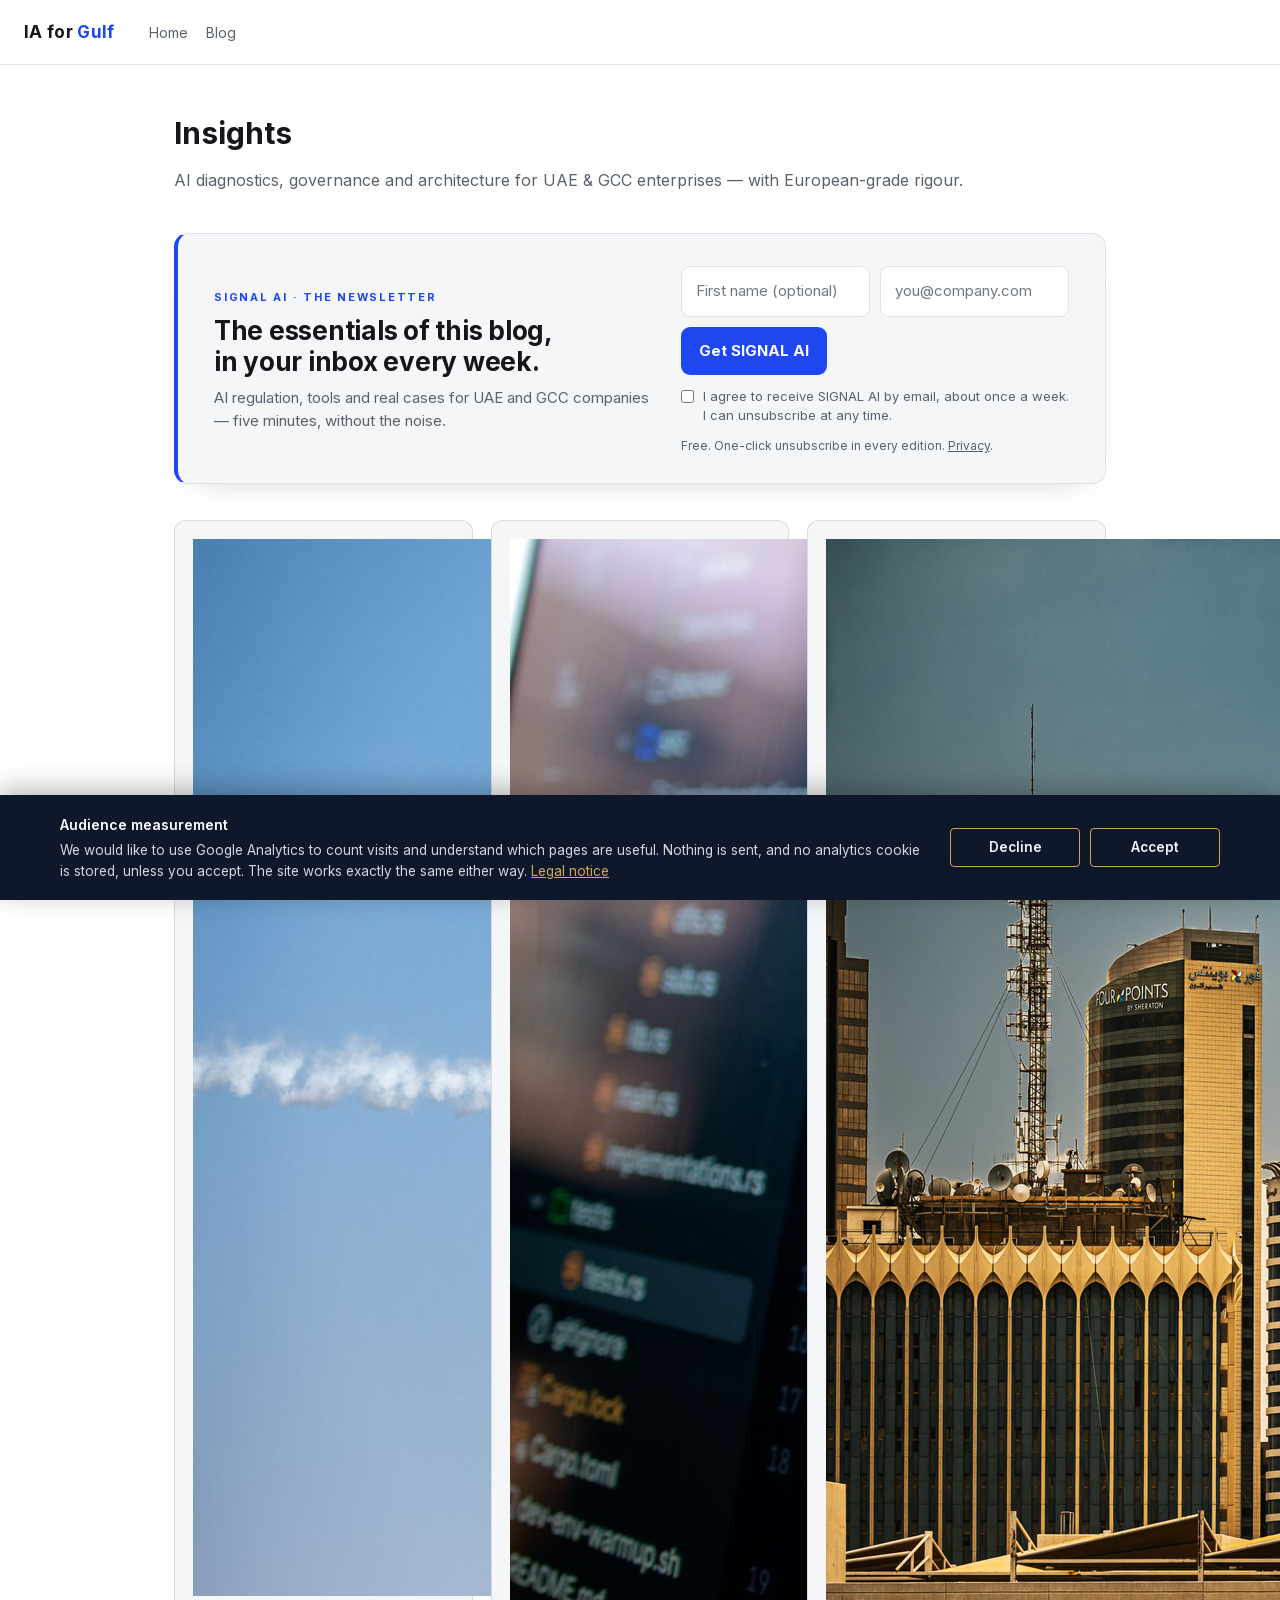
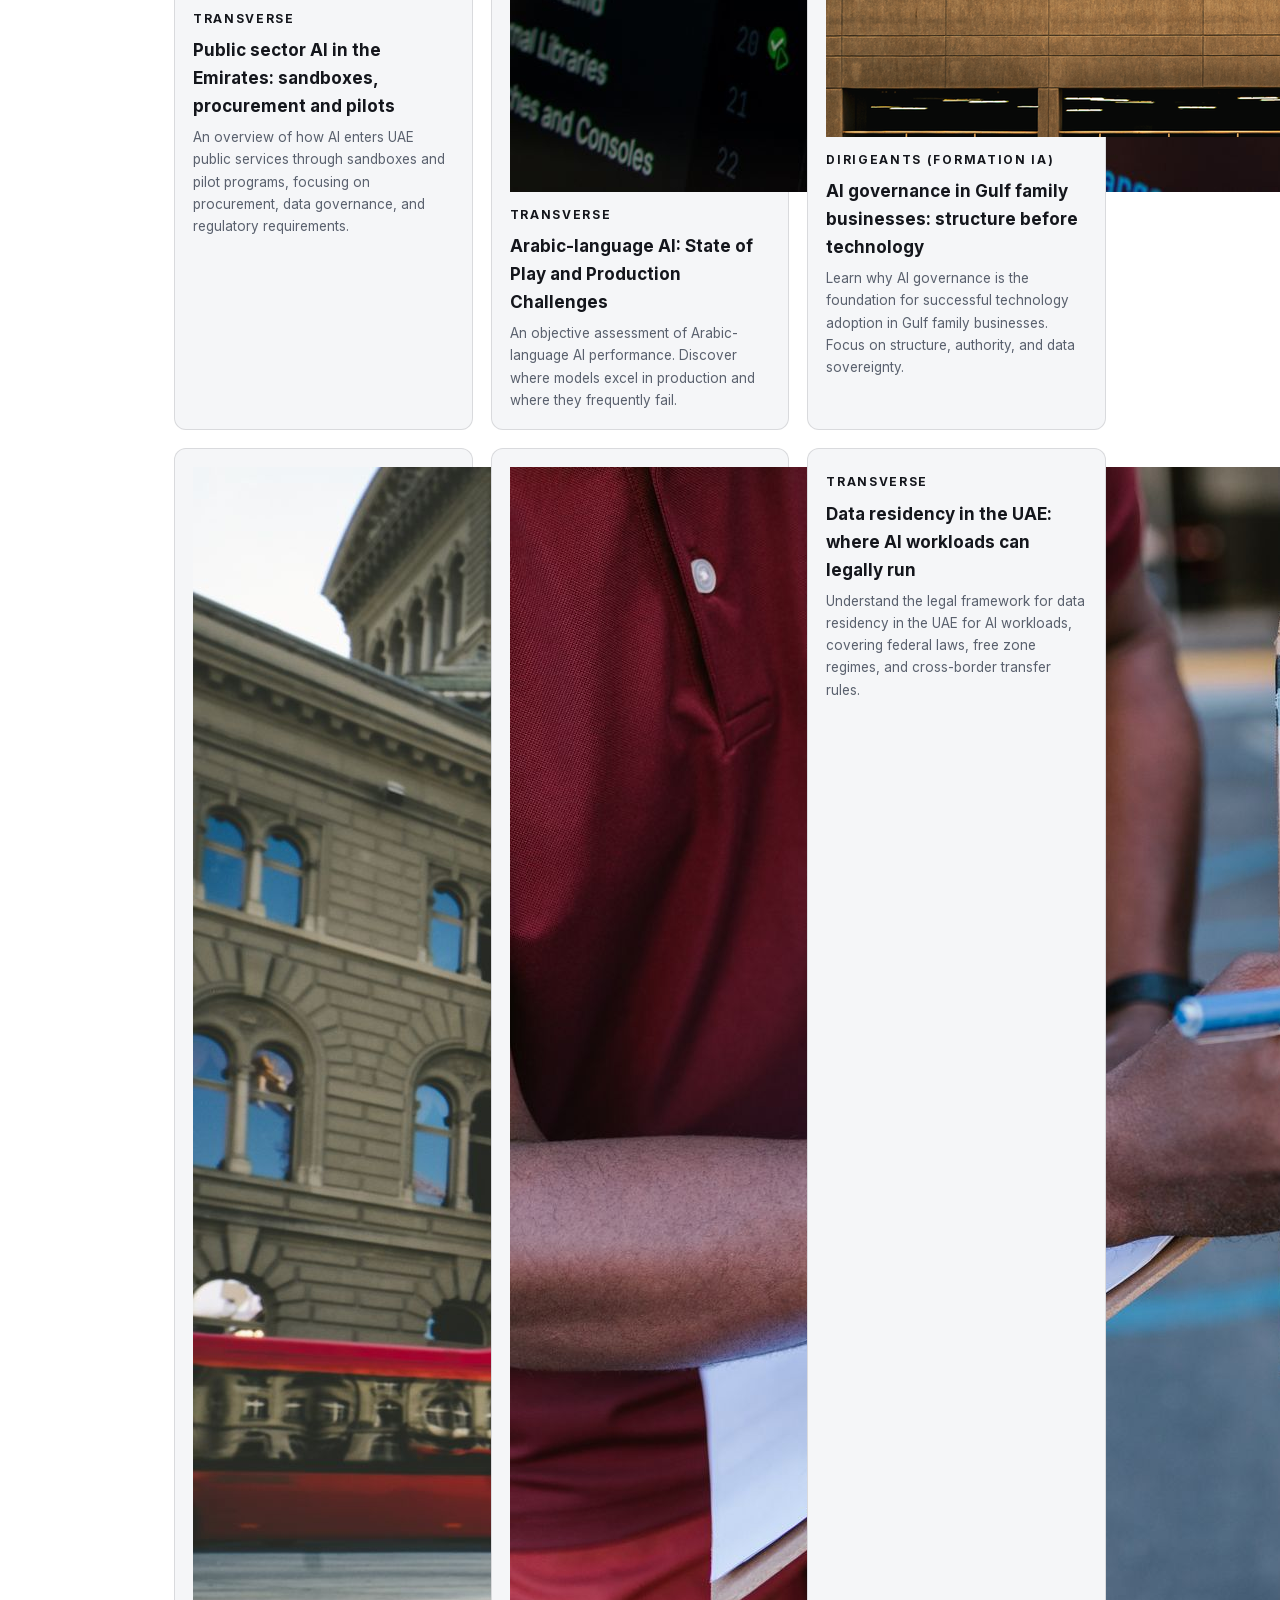
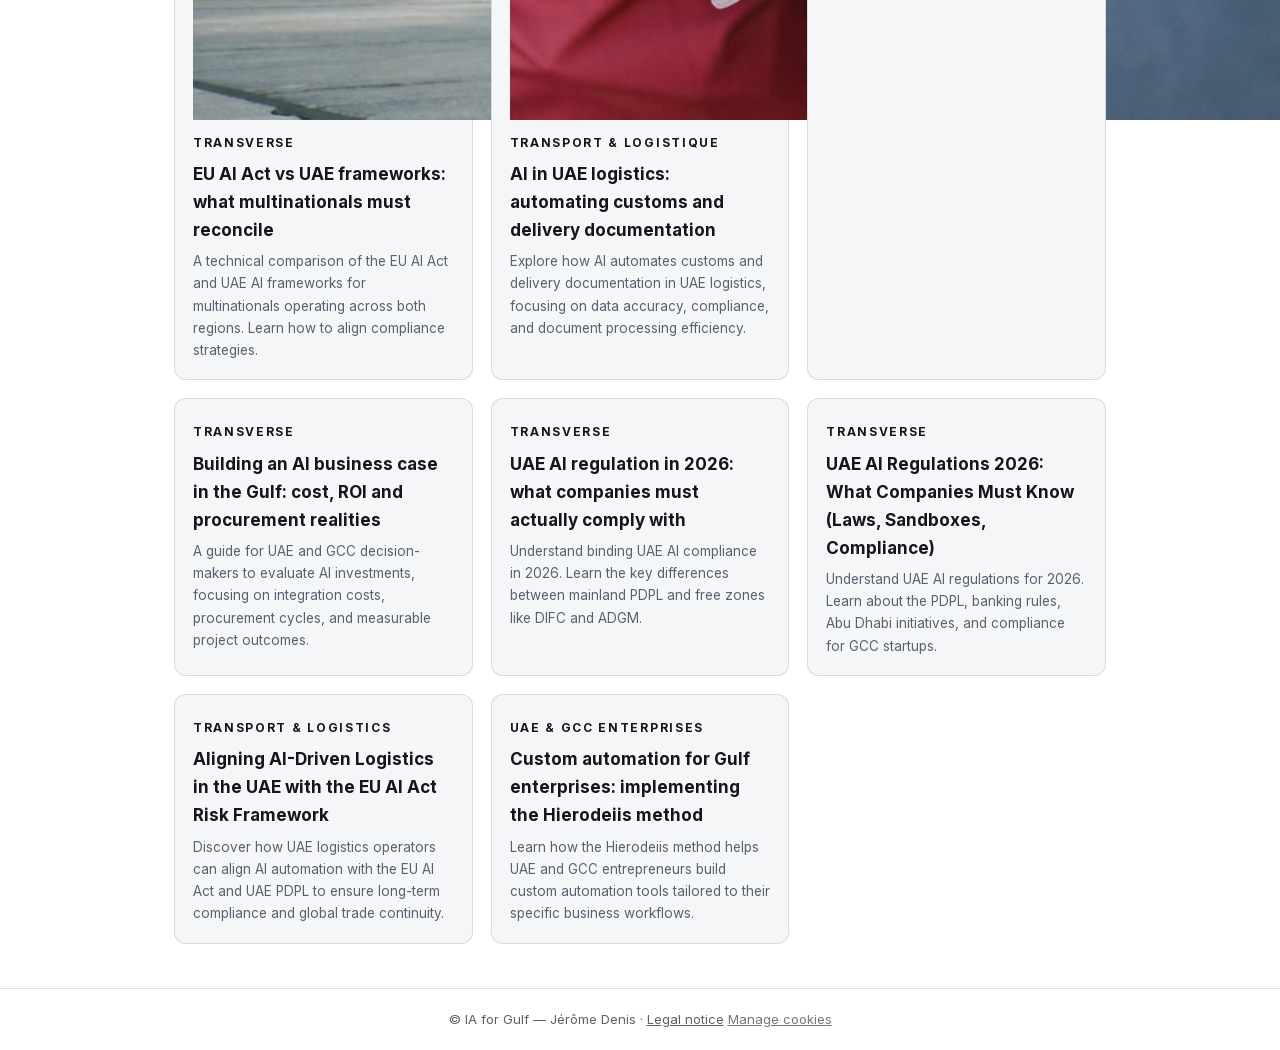
<file: blog/index.html>
<!DOCTYPE html>
<html lang="en">
<head>
  <meta charset="UTF-8">
  <meta name="viewport" content="width=device-width, initial-scale=1.0">
  <title>Blog — IA for Gulf · AI insights for UAE &amp; GCC leaders</title>
  <meta name="description" content="Practical guides on AI diagnostics, governance and architecture for UAE and GCC enterprises, with European-grade rigour.">
  <meta name="robots" content="index, follow, max-image-preview:large, max-snippet:-1">
  <link rel="canonical" href="https://iaforgulf.com/blog/">
  <meta property="og:type" content="website">
  <meta property="og:site_name" content="IA for Gulf">
  <meta property="og:locale" content="en_US">
  <meta property="og:url" content="https://iaforgulf.com/blog/">
  <meta property="og:title" content="Blog — IA for Gulf">
  <meta property="og:description" content="Practical guides on AI diagnostics, governance and architecture for UAE and GCC enterprises.">
  <meta property="og:image" content="https://iaforgulf.com/og-image.jpg">
  <link href="/fonts/blog.css" rel="stylesheet">
  <script type="application/ld+json">
  {"@context":"https://schema.org","@graph":[
   {"@type":"Organization","@id":"https://jaydenis.com/#organization","name":"JDENIS Consulting","alternateName":["IA for Gulf","J&DENIS Consulting"],"url":"https://jaydenis.com","logo":{"@type":"ImageObject","url":"https://iaforgulf.com/img/logo-iaforgulf-dark.png","width":600,"height":505},"sameAs":["https://www.linkedin.com/in/hierodeiis/","https://x.com/hierodeiis","https://iaforgulf.com/"]},
   {"@type":"Blog","@id":"https://iaforgulf.com/blog/#blog","url":"https://iaforgulf.com/blog/","name":"IA for Gulf Blog","inLanguage":"en",
    "description":"Practical guides on AI diagnostics, governance and architecture for UAE and GCC enterprises.",
    "publisher":{"@id":"https://jaydenis.com/#organization"}},
   {"@type":"BreadcrumbList","@id":"https://iaforgulf.com/blog/#breadcrumb","itemListElement":[
    {"@type":"ListItem","position":1,"name":"Home","item":"https://iaforgulf.com/"},
    {"@type":"ListItem","position":2,"name":"Insights"}]}
  ]}
  </script>
  <style>
    :root{--paper:#FFFFFF;--paper-2:#F5F6F8;--ink:#14161C;--ink-soft:#5A616E;--clay:#1E47F0;--spark:#AD8836;--line:rgba(20,22,28,.12)}
    *{box-sizing:border-box;margin:0;padding:0}
    body{background:var(--paper);color:var(--ink);font-family:Inter,sans-serif;line-height:1.65}
    header{padding:18px 24px;border-bottom:1px solid var(--line);display:flex;align-items:center;gap:16px}
    header a.logo{color:var(--ink);text-decoration:none;font-weight:700;font-size:17px;letter-spacing:.02em}
    header a.logo span{color:var(--clay)}
    header nav a{color:var(--ink-soft);text-decoration:none;margin-left:18px;font-size:14px}
    header nav a:hover{color:var(--ink)}
    .container{max-width:980px;margin:0 auto;padding:44px 24px}
    h1{font-size:30px;margin-bottom:8px}
    .sub{color:var(--ink-soft);margin-bottom:28px}
    .cards{display:grid;grid-template-columns:repeat(auto-fill,minmax(280px,1fr));gap:18px;padding-top:8px}
    .cards a.post-card{background:var(--paper-2);border:1px solid var(--line);border-radius:12px;padding:18px;text-decoration:none;color:var(--ink);display:block}
    .cards a.post-card:hover{border-color:var(--clay)}
    .cards h2{font-size:17px;margin:6px 0}
    .cards p{color:var(--ink-soft);font-size:13.5px}
    .cards .kicker{font-size:11px;letter-spacing:.14em;text-transform:uppercase;color:var(--spark);font-weight:700}
    footer{border-top:1px solid var(--line);padding:20px 24px;color:var(--ink-soft);font-size:13px;text-align:center}
  </style>
<!-- Audience measurement (Google Analytics): loaded only after explicit consent. See /consent.js -->
<script>window.jdAnalytics={"content_group":"blog","site_studio":"iaforgulf"};</script>
<script src="/consent.js" defer></script>
<!-- Intent-click measurement (contact, phone, e-mail, offers). Sending is conditioned on consent. See /cta.js -->
<script src="/cta.js" defer></script>
</head>
<body>
  <header>
    <a class="logo" href="/">IA for <span>Gulf</span></a>
    <nav><a href="/">Home</a><a href="/blog/" aria-current="page">Blog</a></nav>
  </header>
  <main class="container">
    <h1>Insights</h1>
    <p class="sub">AI diagnostics, governance and architecture for UAE &amp; GCC enterprises — with European-grade rigour.</p>

<!-- SIGNAL IA — encart newsletter (CTA secondaire ; opt-in explicite, jeton anti-spam délivré par le service) -->
<style>
.sig-band{--sig-bg:#F5F6F8;--sig-fg:#14161C;--sig-muted:#5A616E;--sig-line:#dfe3ea;--sig-accent:#1E47F0;--sig-accent-fg:#ffffff;--sig-field:#ffffff;box-sizing:border-box;margin:40px auto 28px;width:100%;background:var(--sig-bg);color:var(--sig-fg);border:1px solid var(--sig-line);border-left:4px solid var(--sig-accent);border-radius:14px;padding:32px 36px 28px;font-family:'Inter',system-ui,sans-serif;box-shadow:0 12px 32px -24px rgba(0,0,0,.35);text-align:left}
.sig-band *{box-sizing:border-box}
.sig-inner{display:grid;gap:20px;grid-template-columns:1.15fr 1fr;align-items:center}
@media (max-width:760px){.sig-inner{grid-template-columns:1fr}}
.sig-kicker{font-size:11px;letter-spacing:.16em;text-transform:uppercase;font-weight:700;color:var(--sig-accent);margin:0 0 8px}
.sig-title{font-family:'Inter',system-ui,sans-serif;font-size:clamp(20px,2.4vw,26px);line-height:1.22;margin:0 0 8px;letter-spacing:-.01em;color:var(--sig-fg);text-wrap:balance}
.sig-sub{margin:0;font-size:15px;line-height:1.55;color:var(--sig-muted)}
.sig-form{margin:0}
.sig-row{display:flex;gap:10px;flex-wrap:wrap}
.sig-row input{flex:1 1 150px;min-width:0;padding:12px 14px;border:1px solid var(--sig-line);border-radius:9px;background:var(--sig-field);color:var(--sig-fg);font:inherit;font-size:15px}
.sig-row input::placeholder{color:var(--sig-muted);opacity:.85}
.sig-row input:focus{outline:2px solid var(--sig-accent);outline-offset:1px}
.sig-btn{flex:0 0 auto;padding:12px 18px;border:0;border-radius:9px;background:var(--sig-accent);color:var(--sig-accent-fg);font:inherit;font-weight:700;font-size:15px;cursor:pointer;transition:filter .15s}
.sig-btn:hover{filter:brightness(1.07)} .sig-btn[disabled]{opacity:.6;cursor:wait}
.sig-consent{display:flex;gap:9px;align-items:flex-start;margin:12px 0 0;font-size:13px;line-height:1.45;color:var(--sig-muted);cursor:pointer}
.sig-consent input{margin:3px 0 0;flex:none;accent-color:var(--sig-accent)}
.sig-hp{position:absolute;left:-9999px;width:1px;height:1px;opacity:0}
.sig-status{display:none;margin:10px 0 0;padding:9px 12px;border-radius:8px;font-size:14px}
.sig-status.is-ok{display:block;background:rgba(46,125,50,.12);color:"You're in. Thank you!"} .sig-status.is-err{display:block;background:rgba(179,38,30,.12);color:"Something went wrong. Please try again."}
.sig-fine{margin:12px 0 0;font-size:12px;line-height:1.5;color:var(--sig-muted)} .sig-fine a{color:inherit;text-decoration:underline}
</style>
<section class="sig-band sig-band--iaforgulf" aria-labelledby="sig-title">
  <div class="sig-inner">
    <div class="sig-copy">
      <p class="sig-kicker">SIGNAL AI · the newsletter</p>
      <h2 class="sig-title" id="sig-title">The essentials of this blog, in your inbox every week.</h2>
      <p class="sig-sub">AI regulation, tools and real cases for UAE and GCC companies — five minutes, without the noise.</p>
    </div>
    <form id="sig-form" class="sig-form" action="https://script.google.com/macros/s/AKfycbydeEop5VmpXgzPycq8EVz4LK7-cg70JUIt27fJ0Yqemn1jJQ3Ae74MYQPQE8TUrElu4w/exec" method="post" target="sig-frame">
      <div class="sig-row">
        <input name="first_name" type="text" maxlength="80" autocomplete="given-name" placeholder="First name (optional)" aria-label="First name (optional)">
        <input name="email" type="email" maxlength="254" autocomplete="email" inputmode="email" placeholder="you@company.com" aria-label="E-mail" required>
        <button class="sig-btn" type="submit">Get SIGNAL AI</button>
      </div>
      <label class="sig-consent"><input type="checkbox" name="consent" value="yes" required> <span>I agree to receive SIGNAL AI by email, about once a week. I can unsubscribe at any time.</span></label>
      <input class="sig-hp" name="website" type="text" tabindex="-1" autocomplete="off" aria-hidden="true">
      <input type="hidden" name="utm_source" value="iaforgulf">
      <input type="hidden" name="utm_medium" value="encart">
      <input type="hidden" name="utm_campaign" value="signal_ia_encart">
      <input type="hidden" name="utm_content" value="blog-en">
      <input type="hidden" name="page_url" id="sig-page-url" value="">
      <input type="hidden" name="form_token" id="sig-token" value="">
      <p class="sig-status" id="sig-status" role="status" aria-live="polite"></p>
      <p class="sig-fine">Free. One-click unsubscribe in every edition. <a href="/legal-notice.html">Privacy</a>.</p>
    </form>
    <iframe name="sig-frame" title="Signup confirmation" hidden style="display:none;width:0;height:0;border:0"></iframe>
  </div>
</section>
<script>
(function(){var f=document.getElementById('sig-form');if(!f)return;var st=document.getElementById('sig-status'),btn=f.querySelector('.sig-btn'),lbl=btn.textContent,t;
document.getElementById('sig-page-url').value=String(window.location.href).slice(0,500);
try{fetch(f.getAttribute('action')+'?action=token',{redirect:'follow',credentials:'omit'}).then(function(r){return r.json()}).then(function(d){if(d&&d.token){document.getElementById('sig-token').value=d.token}}).catch(function(){})}catch(e){}
function done(ok,m){window.clearTimeout(t);st.className='sig-status '+(ok?'is-ok':'is-err');st.textContent=m;btn.disabled=false;btn.textContent=lbl;if(ok){f.reset()}}
f.addEventListener('submit',function(){f.querySelector('[name="website"]').value='';st.className='sig-status';st.textContent='';btn.disabled=true;btn.textContent="Signing you up…";t=window.setTimeout(function(){done(false,"This is taking longer than expected. Check your connection and try again.")},15000)});
window.addEventListener('message',function(e){var d=e.data||{};if(d.type!=='signal-ia-signup')return;done(!!d.ok,d.message||(d.ok?"You're in. Thank you!":"Something went wrong. Please try again."))});
})();
</script>

    <div class="cards">
<!-- STUDIO_CARDS -->
            <a class="post-card" href="/blog/public-sector-ai-in-the-emirates-sandboxes-procurement-and-pilots.html">
                <img src="/img/blog/public-sector-ai-in-the-emirates-sandboxes-procurement-and-pilots.jpg" alt="Public sector AI in the Emirates: sandboxes, procurement and pilots" loading="lazy">
                <div class="body">
                    <span class="kicker" style="font-size:12px;letter-spacing:0.14em;text-transform:uppercase;color:var(--color-accent);font-weight:700;">Transverse</span>
                    <h2>Public sector AI in the Emirates: sandboxes, procurement and pilots</h2>
                    <p>An overview of how AI enters UAE public services through sandboxes and pilot programs, focusing on procurement, data governance, and regulatory requirements.</p>
                </div>
            </a>

            <a class="post-card" href="/blog/arabic-language-ai-state-of-play-and-production-challenges.html">
                <img src="/img/blog/arabic-language-ai-state-of-play-and-production-challenges.jpg" alt="Arabic-language AI: State of Play and Production Challenges" loading="lazy">
                <div class="body">
                    <span class="kicker" style="font-size:12px;letter-spacing:0.14em;text-transform:uppercase;color:var(--color-accent);font-weight:700;">Transverse</span>
                    <h2>Arabic-language AI: State of Play and Production Challenges</h2>
                    <p>An objective assessment of Arabic-language AI performance. Discover where models excel in production and where they frequently fail.</p>
                </div>
            </a>

            <a class="post-card" href="/blog/ai-governance-in-gulf-family-businesses-structure-before-technology.html">
                <img src="/img/blog/ai-governance-in-gulf-family-businesses-structure-before-technology.png" alt="AI governance in Gulf family businesses: structure before technology" loading="lazy">
                <div class="body">
                    <span class="kicker" style="font-size:12px;letter-spacing:0.14em;text-transform:uppercase;color:var(--color-accent);font-weight:700;">Dirigeants (formation IA)</span>
                    <h2>AI governance in Gulf family businesses: structure before technology</h2>
                    <p>Learn why AI governance is the foundation for successful technology adoption in Gulf family businesses. Focus on structure, authority, and data sovereignty.</p>
                </div>
            </a>

            <a class="post-card" href="/blog/eu-ai-act-vs-uae-frameworks-what-multinationals-must-reconcile.html">
                <img src="/img/blog/eu-ai-act-vs-uae-frameworks-what-multinationals-must-reconcile.jpg" alt="EU AI Act vs UAE frameworks: what multinationals must reconcile" loading="lazy">
                <div class="body">
                    <span class="kicker" style="font-size:12px;letter-spacing:0.14em;text-transform:uppercase;color:var(--color-accent);font-weight:700;">Transverse</span>
                    <h2>EU AI Act vs UAE frameworks: what multinationals must reconcile</h2>
                    <p>A technical comparison of the EU AI Act and UAE AI frameworks for multinationals operating across both regions. Learn how to align compliance strategies.</p>
                </div>
            </a>

            <a class="post-card" href="/blog/ai-in-uae-logistics-automating-customs-and-delivery-documentation.html">
                <img src="/img/blog/ai-in-uae-logistics-automating-customs-and-delivery-documentation.jpg" alt="AI in UAE logistics: automating customs and delivery documentation" loading="lazy">
                <div class="body">
                    <span class="kicker" style="font-size:12px;letter-spacing:0.14em;text-transform:uppercase;color:var(--color-accent);font-weight:700;">Transport &amp; logistique</span>
                    <h2>AI in UAE logistics: automating customs and delivery documentation</h2>
                    <p>Explore how AI automates customs and delivery documentation in UAE logistics, focusing on data accuracy, compliance, and document processing efficiency.</p>
                </div>
            </a>

            <a class="post-card" href="/blog/data-residency-in-the-uae-where-ai-workloads-can-legally-run.html">
                <div class="body">
                    <span class="kicker" style="font-size:12px;letter-spacing:0.14em;text-transform:uppercase;color:var(--color-accent);font-weight:700;">Transverse</span>
                    <h2>Data residency in the UAE: where AI workloads can legally run</h2>
                    <p>Understand the legal framework for data residency in the UAE for AI workloads, covering federal laws, free zone regimes, and cross-border transfer rules.</p>
                </div>
            </a>

            <a class="post-card" href="/blog/building-an-ai-business-case-in-the-gulf-cost-roi-and-procurement-real.html">
                <div class="body">
                    <span class="kicker" style="font-size:12px;letter-spacing:0.14em;text-transform:uppercase;color:var(--color-accent);font-weight:700;">Transverse</span>
                    <h2>Building an AI business case in the Gulf: cost, ROI and procurement realities</h2>
                    <p>A guide for UAE and GCC decision-makers to evaluate AI investments, focusing on integration costs, procurement cycles, and measurable project outcomes.</p>
                </div>
            </a>

            <a class="post-card" href="/blog/uae-ai-regulation-in-2026-what-companies-must-actually-comply-with.html">
                <div class="body">
                    <span class="kicker" style="font-size:12px;letter-spacing:0.14em;text-transform:uppercase;color:var(--color-accent);font-weight:700;">Transverse</span>
                    <h2>UAE AI regulation in 2026: what companies must actually comply with</h2>
                    <p>Understand binding UAE AI compliance in 2026. Learn the key differences between mainland PDPL and free zones like DIFC and ADGM.</p>
                </div>
            </a>

            <a class="post-card" href="/blog/uae-ai-regulations-2026-what-companies-must-know-laws-sandboxes-compli.html">
                <div class="body">
                    <span class="kicker" style="font-size:12px;letter-spacing:0.14em;text-transform:uppercase;color:var(--color-accent);font-weight:700;">Transverse</span>
                    <h2>UAE AI Regulations 2026: What Companies Must Know (Laws, Sandboxes, Compliance)</h2>
                    <p>Understand UAE AI regulations for 2026. Learn about the PDPL, banking rules, Abu Dhabi initiatives, and compliance for GCC startups.</p>
                </div>
            </a>

            <a class="post-card" href="/blog/aligning-ai-driven-logistics-in-the-uae-with-the-eu-ai-act-risk-framew.html">
                <div class="body">
                    <span class="kicker" style="font-size:12px;letter-spacing:0.14em;text-transform:uppercase;color:var(--color-accent);font-weight:700;">Transport &amp; logistics</span>
                    <h2>Aligning AI-Driven Logistics in the UAE with the EU AI Act Risk Framework</h2>
                    <p>Discover how UAE logistics operators can align AI automation with the EU AI Act and UAE PDPL to ensure long-term compliance and global trade continuity.</p>
                </div>
            </a>

            <a class="post-card" href="/blog/custom-automation-for-gulf-enterprises-implementing-the-hierodeiis-met.html">
                <div class="body">
                    <span class="kicker" style="font-size:12px;letter-spacing:0.14em;text-transform:uppercase;color:var(--color-accent);font-weight:700;">UAE &amp; GCC enterprises</span>
                    <h2>Custom automation for Gulf enterprises: implementing the Hierodeiis method</h2>
                    <p>Learn how the Hierodeiis method helps UAE and GCC entrepreneurs build custom automation tools tailored to their specific business workflows.</p>
                </div>
            </a>

    </div>
  </main>
  <footer>© IA for Gulf — Jérôme Denis · <a href="/legal-notice.html" style="color:var(--ink-soft)">Legal notice</a></footer>
</body>
</html>
</file>
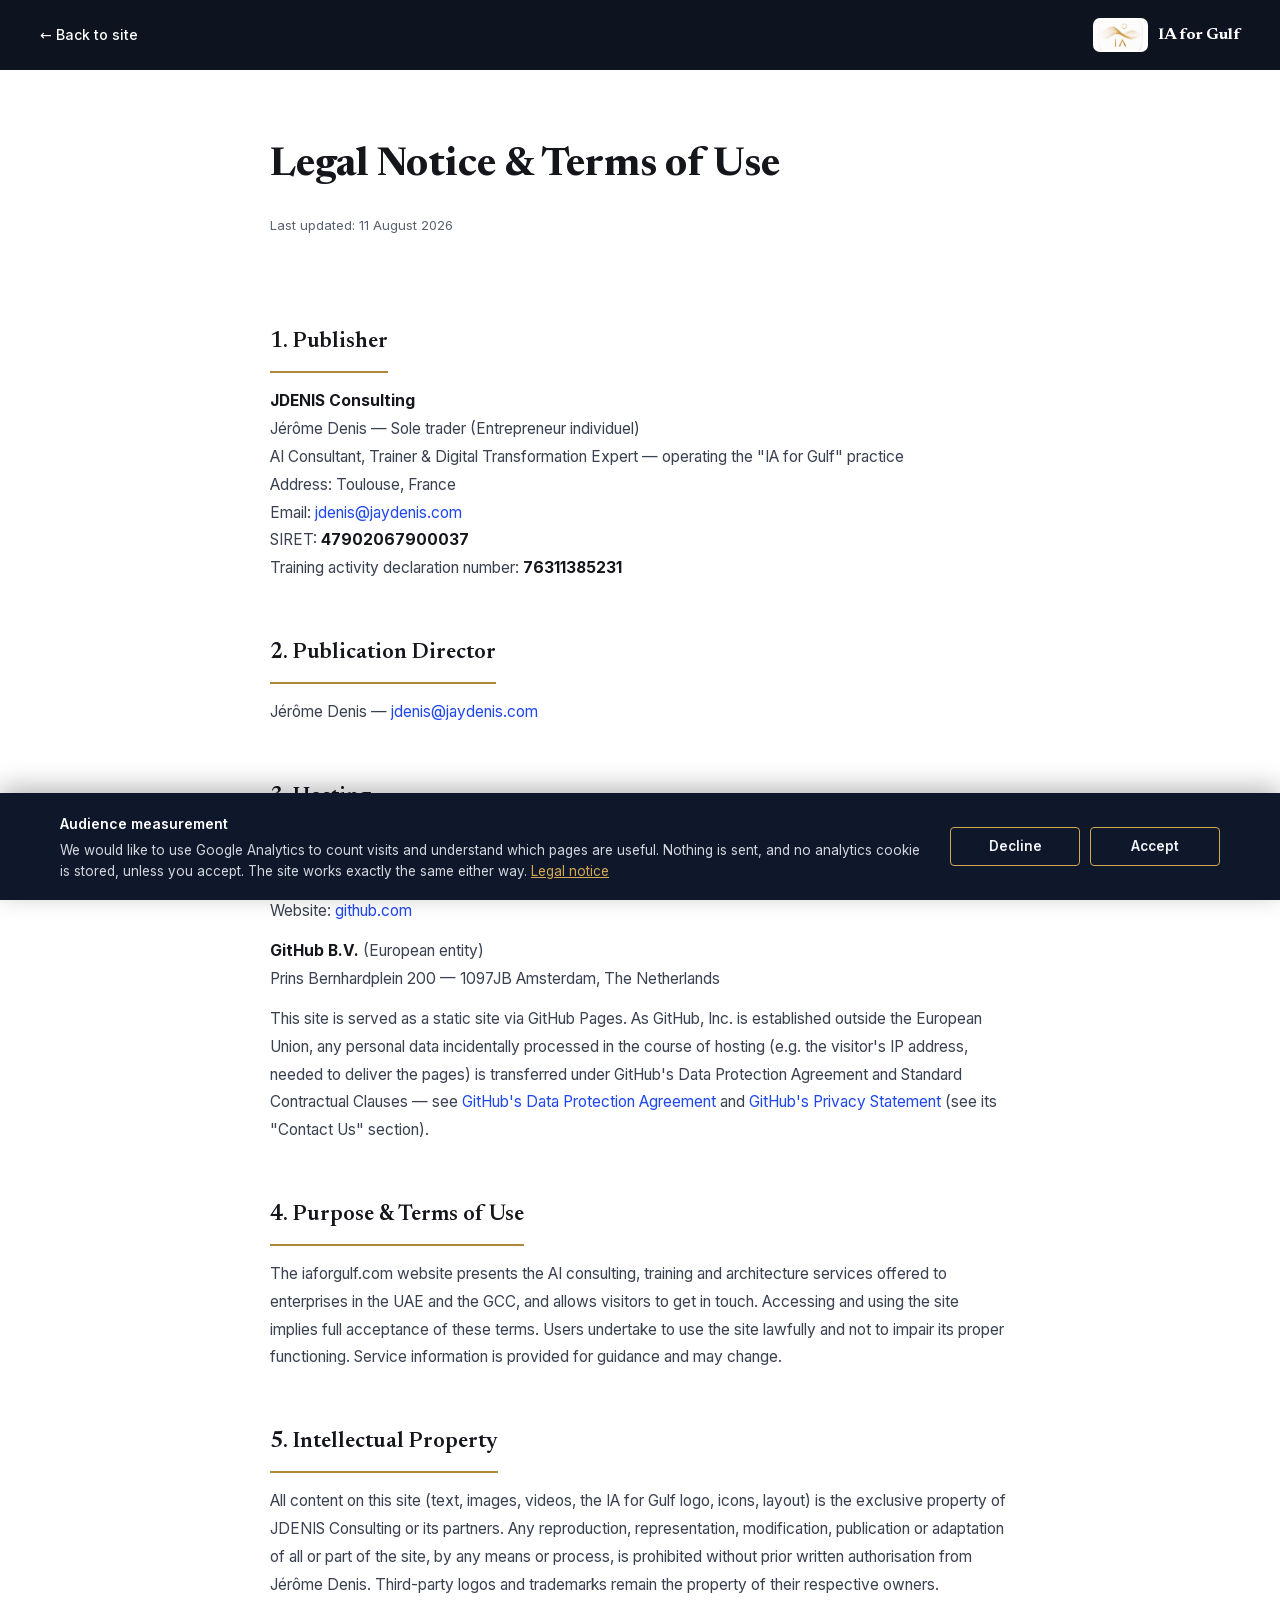
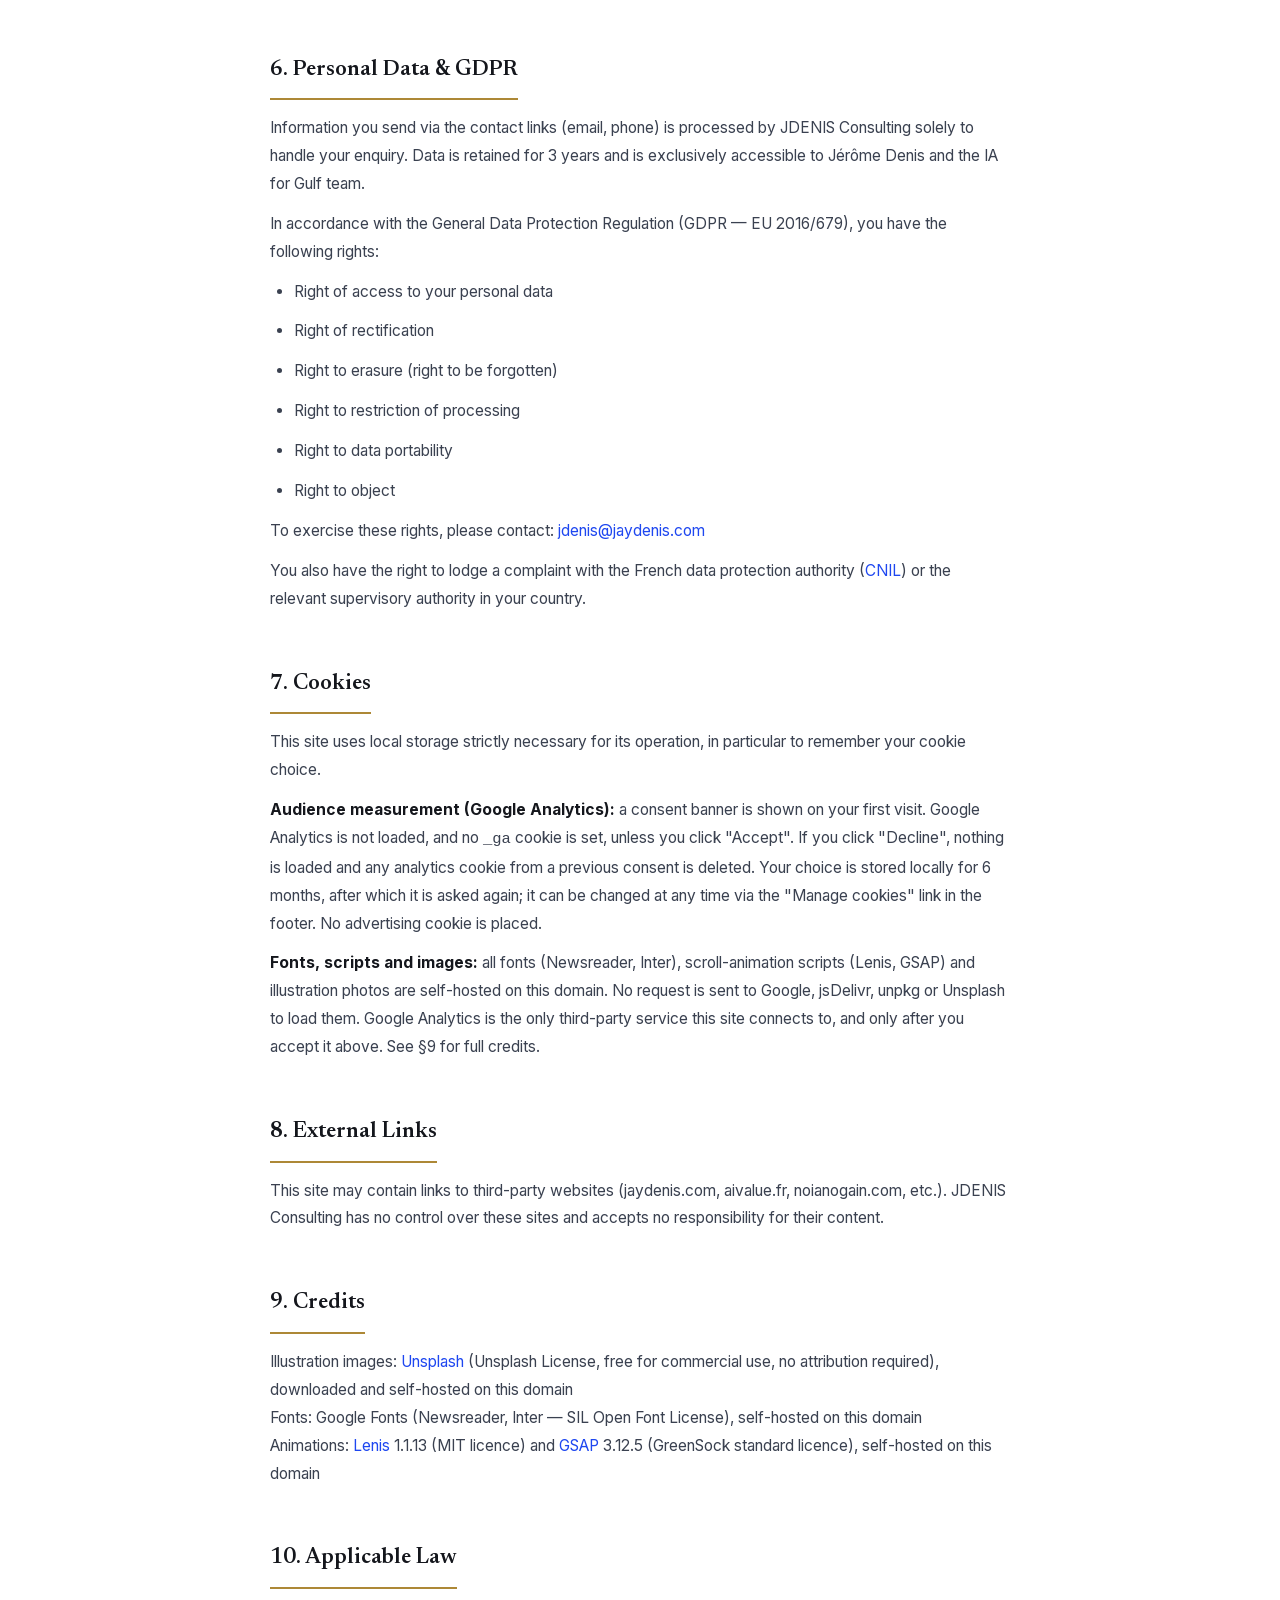
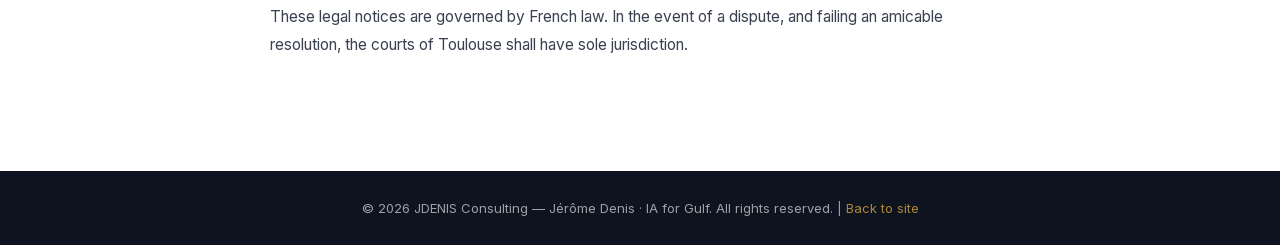
<file: legal-notice.html>
<!DOCTYPE html>
<html lang="en">
<head>
<meta charset="UTF-8">
<meta name="viewport" content="width=device-width, initial-scale=1.0">
<title>Legal Notice & Terms — IA for Gulf</title>
<meta name="description" content="Legal notice, terms of use, GDPR and cookies for iaforgulf.com — AI consulting for the Gulf by Jérôme Denis (JDENIS Consulting).">
<meta name="robots" content="noindex, follow">
<link rel="canonical" href="https://iaforgulf.com/legal-notice.html">
<link href="/fonts/legal-notice.css" rel="stylesheet">
<style>
  :root{--paper:#fff;--ink:#14161C;--ink-soft:#5A616E;--clay:#1E47F0;--spark:#AD8836;--line:#E2E5EC;--serif:'Newsreader',Georgia,serif;--sans:'Inter',system-ui,sans-serif}
  *{margin:0;padding:0;box-sizing:border-box}
  body{font-family:var(--sans);background:var(--paper);color:var(--ink);line-height:1.8;-webkit-font-smoothing:antialiased}
  a{color:var(--clay);text-decoration:none}a:hover{text-decoration:underline}
  .bar{background:#0E1320;padding:18px 40px;display:flex;align-items:center;justify-content:space-between;gap:16px}
  .bar a.back{color:#fff;font-size:14px;font-weight:500;display:inline-flex;align-items:center;gap:8px}
  .bar a.back:hover{color:var(--spark);text-decoration:none}
  .bar .lg{display:flex;align-items:center;gap:10px}
  .bar .lg img{height:34px;width:auto}
  .bar .lg span{color:#fff;font-family:var(--serif);font-weight:700;font-size:16px}
  .container{max-width:820px;margin:0 auto;padding:60px 40px 100px}
  h1{font-family:var(--serif);font-weight:700;font-size:clamp(30px,5vw,40px);margin-bottom:12px}
  .date{font-size:13px;color:var(--ink-soft);margin-bottom:46px}
  h2{font-family:var(--serif);font-weight:600;font-size:22px;margin-top:40px;margin-bottom:14px;padding-bottom:8px;border-bottom:2px solid var(--spark);display:inline-block}
  p,li{font-size:15.5px;margin-bottom:12px;color:#3a4150}
  ul{padding-left:24px;list-style:disc;margin-bottom:12px}
  strong{color:var(--ink)}
  .foot{background:#0E1320;color:rgba(255,255,255,.6);text-align:center;padding:26px;font-size:13px}
  .foot a{color:var(--spark)}
  @media(max-width:768px){.container{padding:42px 22px 80px}.bar{padding:16px 22px}}
</style>
<!-- Audience measurement (Google Analytics): loaded only after explicit consent. See /consent.js -->
<script src="/consent.js" defer></script>
</head>
<body>

<div class="bar">
  <a href="index.html" class="back">← Back to site</a>
  <span class="lg"><img src="img/logo-iaforgulf-light.png" alt="IA for Gulf" style="background:#fff;border-radius:7px;padding:2px"><span>IA for Gulf</span></span>
</div>

<div class="container">
  <h1>Legal Notice &amp; Terms of Use</h1>
  <p class="date">Last updated: 11 August 2026</p>

  <h2>1. Publisher</h2>
  <p>
    <strong>JDENIS Consulting</strong><br>
    Jérôme Denis — Sole trader (Entrepreneur individuel)<br>
    AI Consultant, Trainer &amp; Digital Transformation Expert — operating the "IA for Gulf" practice<br>
    Address: Toulouse, France<br>
    Email: <a href="mailto:jdenis@jaydenis.com">jdenis@jaydenis.com</a><br>
    SIRET: <strong>47902067900037</strong><br>
    Training activity declaration number: <strong>76311385231</strong>
  </p>

  <h2>2. Publication Director</h2>
  <p>Jérôme Denis — <a href="mailto:jdenis@jaydenis.com">jdenis@jaydenis.com</a></p>

  <h2>3. Hosting</h2>
  <p>
    <strong>GitHub, Inc.</strong> (technical host)<br>
    88 Colin P. Kelly Jr. Street — San Francisco, CA 94107, United States<br>
    Website: <a href="https://github.com" target="_blank" rel="noopener">github.com</a>
  </p>
  <p>
    <strong>GitHub B.V.</strong> (European entity)<br>
    Prins Bernhardplein 200 — 1097JB Amsterdam, The Netherlands
  </p>
  <p>This site is served as a static site via GitHub Pages. As GitHub, Inc. is established outside the European Union, any personal data incidentally processed in the course of hosting (e.g. the visitor's IP address, needed to deliver the pages) is transferred under GitHub's Data Protection Agreement and Standard Contractual Clauses — see <a href="https://docs.github.com/en/site-policy/privacy-policies/github-data-protection-agreement" target="_blank" rel="noopener">GitHub's Data Protection Agreement</a> and <a href="https://docs.github.com/en/site-policy/privacy-policies/github-privacy-statement" target="_blank" rel="noopener">GitHub's Privacy Statement</a> (see its "Contact Us" section).</p>

  <h2>4. Purpose &amp; Terms of Use</h2>
  <p>The iaforgulf.com website presents the AI consulting, training and architecture services offered to enterprises in the UAE and the GCC, and allows visitors to get in touch. Accessing and using the site implies full acceptance of these terms. Users undertake to use the site lawfully and not to impair its proper functioning. Service information is provided for guidance and may change.</p>

  <h2>5. Intellectual Property</h2>
  <p>All content on this site (text, images, videos, the IA for Gulf logo, icons, layout) is the exclusive property of JDENIS Consulting or its partners. Any reproduction, representation, modification, publication or adaptation of all or part of the site, by any means or process, is prohibited without prior written authorisation from Jérôme Denis. Third-party logos and trademarks remain the property of their respective owners.</p>

  <h2 id="gdpr">6. Personal Data &amp; GDPR</h2>
  <p>Information you send via the contact links (email, phone) is processed by JDENIS Consulting solely to handle your enquiry. Data is retained for 3 years and is exclusively accessible to Jérôme Denis and the IA for Gulf team.</p>
  <p>In accordance with the General Data Protection Regulation (GDPR — EU 2016/679), you have the following rights:</p>
  <ul>
    <li>Right of access to your personal data</li>
    <li>Right of rectification</li>
    <li>Right to erasure (right to be forgotten)</li>
    <li>Right to restriction of processing</li>
    <li>Right to data portability</li>
    <li>Right to object</li>
  </ul>
  <p>To exercise these rights, please contact: <a href="mailto:jdenis@jaydenis.com">jdenis@jaydenis.com</a></p>
  <p>You also have the right to lodge a complaint with the French data protection authority (<a href="https://www.cnil.fr" target="_blank" rel="noopener">CNIL</a>) or the relevant supervisory authority in your country.</p>

  <h2 id="cookies">7. Cookies</h2>
  <p>This site uses local storage strictly necessary for its operation, in particular to remember your cookie choice.</p>
  <p><strong>Audience measurement (Google Analytics):</strong> a consent banner is shown on your first visit. Google Analytics is not loaded, and no <code>_ga</code> cookie is set, unless you click "Accept". If you click "Decline", nothing is loaded and any analytics cookie from a previous consent is deleted. Your choice is stored locally for 6 months, after which it is asked again; it can be changed at any time via the "Manage cookies" link in the footer. No advertising cookie is placed.</p>
  <p><strong>Fonts, scripts and images:</strong> all fonts (Newsreader, Inter), scroll-animation scripts (Lenis, GSAP) and illustration photos are self-hosted on this domain. No request is sent to Google, jsDelivr, unpkg or Unsplash to load them. Google Analytics is the only third-party service this site connects to, and only after you accept it above. See §9 for full credits.</p>

  <h2>8. External Links</h2>
  <p>This site may contain links to third-party websites (jaydenis.com, aivalue.fr, noianogain.com, etc.). JDENIS Consulting has no control over these sites and accepts no responsibility for their content.</p>

  <h2>9. Credits</h2>
  <p>
    Illustration images: <a href="https://unsplash.com" target="_blank" rel="noopener">Unsplash</a> (Unsplash License, free for commercial use, no attribution required), downloaded and self-hosted on this domain<br>
    Fonts: Google Fonts (Newsreader, Inter — SIL Open Font License), self-hosted on this domain<br>
    Animations: <a href="https://lenis.darkroom.engineering" target="_blank" rel="noopener">Lenis</a> 1.1.13 (MIT licence) and <a href="https://gsap.com" target="_blank" rel="noopener">GSAP</a> 3.12.5 (GreenSock standard licence), self-hosted on this domain
  </p>

  <h2>10. Applicable Law</h2>
  <p>These legal notices are governed by French law. In the event of a dispute, and failing an amicable resolution, the courts of Toulouse shall have sole jurisdiction.</p>
</div>

<div class="foot">
  © 2026 JDENIS Consulting — Jérôme Denis · IA for Gulf. All rights reserved. | <a href="index.html">Back to site</a>
</div>

</body>
</html>
</file>
<file: fonts/index.css>
/* cyrillic-ext */
@font-face {
  font-family: 'Inter';
  font-style: normal;
  font-weight: 400;
  font-display: swap;
  src: url(/fonts/files/UcC73FwrK3iLTeHuS_nVMrMxCp50SjIa2JL7W0Q5n-wU.woff2) format('woff2');
  unicode-range: U+0460-052F, U+1C80-1C8A, U+20B4, U+2DE0-2DFF, U+A640-A69F, U+FE2E-FE2F;
}
/* cyrillic */
@font-face {
  font-family: 'Inter';
  font-style: normal;
  font-weight: 400;
  font-display: swap;
  src: url(/fonts/files/UcC73FwrK3iLTeHuS_nVMrMxCp50SjIa0ZL7W0Q5n-wU.woff2) format('woff2');
  unicode-range: U+0301, U+0400-045F, U+0490-0491, U+04B0-04B1, U+2116;
}
/* greek-ext */
@font-face {
  font-family: 'Inter';
  font-style: normal;
  font-weight: 400;
  font-display: swap;
  src: url(/fonts/files/UcC73FwrK3iLTeHuS_nVMrMxCp50SjIa2ZL7W0Q5n-wU.woff2) format('woff2');
  unicode-range: U+1F00-1FFF;
}
/* greek */
@font-face {
  font-family: 'Inter';
  font-style: normal;
  font-weight: 400;
  font-display: swap;
  src: url(/fonts/files/UcC73FwrK3iLTeHuS_nVMrMxCp50SjIa1pL7W0Q5n-wU.woff2) format('woff2');
  unicode-range: U+0370-0377, U+037A-037F, U+0384-038A, U+038C, U+038E-03A1, U+03A3-03FF;
}
/* vietnamese */
@font-face {
  font-family: 'Inter';
  font-style: normal;
  font-weight: 400;
  font-display: swap;
  src: url(/fonts/files/UcC73FwrK3iLTeHuS_nVMrMxCp50SjIa2pL7W0Q5n-wU.woff2) format('woff2');
  unicode-range: U+0102-0103, U+0110-0111, U+0128-0129, U+0168-0169, U+01A0-01A1, U+01AF-01B0, U+0300-0301, U+0303-0304, U+0308-0309, U+0323, U+0329, U+1EA0-1EF9, U+20AB;
}
/* latin-ext */
@font-face {
  font-family: 'Inter';
  font-style: normal;
  font-weight: 400;
  font-display: swap;
  src: url(/fonts/files/UcC73FwrK3iLTeHuS_nVMrMxCp50SjIa25L7W0Q5n-wU.woff2) format('woff2');
  unicode-range: U+0100-02BA, U+02BD-02C5, U+02C7-02CC, U+02CE-02D7, U+02DD-02FF, U+0304, U+0308, U+0329, U+1D00-1DBF, U+1E00-1E9F, U+1EF2-1EFF, U+2020, U+20A0-20AB, U+20AD-20C0, U+2113, U+2C60-2C7F, U+A720-A7FF;
}
/* latin */
@font-face {
  font-family: 'Inter';
  font-style: normal;
  font-weight: 400;
  font-display: swap;
  src: url(/fonts/files/UcC73FwrK3iLTeHuS_nVMrMxCp50SjIa1ZL7W0Q5nw.woff2) format('woff2');
  unicode-range: U+0000-00FF, U+0131, U+0152-0153, U+02BB-02BC, U+02C6, U+02DA, U+02DC, U+0304, U+0308, U+0329, U+2000-206F, U+20AC, U+2122, U+2191, U+2193, U+2212, U+2215, U+FEFF, U+FFFD;
}
/* cyrillic-ext */
@font-face {
  font-family: 'Inter';
  font-style: normal;
  font-weight: 500;
  font-display: swap;
  src: url(/fonts/files/UcC73FwrK3iLTeHuS_nVMrMxCp50SjIa2JL7W0Q5n-wU.woff2) format('woff2');
  unicode-range: U+0460-052F, U+1C80-1C8A, U+20B4, U+2DE0-2DFF, U+A640-A69F, U+FE2E-FE2F;
}
/* cyrillic */
@font-face {
  font-family: 'Inter';
  font-style: normal;
  font-weight: 500;
  font-display: swap;
  src: url(/fonts/files/UcC73FwrK3iLTeHuS_nVMrMxCp50SjIa0ZL7W0Q5n-wU.woff2) format('woff2');
  unicode-range: U+0301, U+0400-045F, U+0490-0491, U+04B0-04B1, U+2116;
}
/* greek-ext */
@font-face {
  font-family: 'Inter';
  font-style: normal;
  font-weight: 500;
  font-display: swap;
  src: url(/fonts/files/UcC73FwrK3iLTeHuS_nVMrMxCp50SjIa2ZL7W0Q5n-wU.woff2) format('woff2');
  unicode-range: U+1F00-1FFF;
}
/* greek */
@font-face {
  font-family: 'Inter';
  font-style: normal;
  font-weight: 500;
  font-display: swap;
  src: url(/fonts/files/UcC73FwrK3iLTeHuS_nVMrMxCp50SjIa1pL7W0Q5n-wU.woff2) format('woff2');
  unicode-range: U+0370-0377, U+037A-037F, U+0384-038A, U+038C, U+038E-03A1, U+03A3-03FF;
}
/* vietnamese */
@font-face {
  font-family: 'Inter';
  font-style: normal;
  font-weight: 500;
  font-display: swap;
  src: url(/fonts/files/UcC73FwrK3iLTeHuS_nVMrMxCp50SjIa2pL7W0Q5n-wU.woff2) format('woff2');
  unicode-range: U+0102-0103, U+0110-0111, U+0128-0129, U+0168-0169, U+01A0-01A1, U+01AF-01B0, U+0300-0301, U+0303-0304, U+0308-0309, U+0323, U+0329, U+1EA0-1EF9, U+20AB;
}
/* latin-ext */
@font-face {
  font-family: 'Inter';
  font-style: normal;
  font-weight: 500;
  font-display: swap;
  src: url(/fonts/files/UcC73FwrK3iLTeHuS_nVMrMxCp50SjIa25L7W0Q5n-wU.woff2) format('woff2');
  unicode-range: U+0100-02BA, U+02BD-02C5, U+02C7-02CC, U+02CE-02D7, U+02DD-02FF, U+0304, U+0308, U+0329, U+1D00-1DBF, U+1E00-1E9F, U+1EF2-1EFF, U+2020, U+20A0-20AB, U+20AD-20C0, U+2113, U+2C60-2C7F, U+A720-A7FF;
}
/* latin */
@font-face {
  font-family: 'Inter';
  font-style: normal;
  font-weight: 500;
  font-display: swap;
  src: url(/fonts/files/UcC73FwrK3iLTeHuS_nVMrMxCp50SjIa1ZL7W0Q5nw.woff2) format('woff2');
  unicode-range: U+0000-00FF, U+0131, U+0152-0153, U+02BB-02BC, U+02C6, U+02DA, U+02DC, U+0304, U+0308, U+0329, U+2000-206F, U+20AC, U+2122, U+2191, U+2193, U+2212, U+2215, U+FEFF, U+FFFD;
}
/* cyrillic-ext */
@font-face {
  font-family: 'Inter';
  font-style: normal;
  font-weight: 600;
  font-display: swap;
  src: url(/fonts/files/UcC73FwrK3iLTeHuS_nVMrMxCp50SjIa2JL7W0Q5n-wU.woff2) format('woff2');
  unicode-range: U+0460-052F, U+1C80-1C8A, U+20B4, U+2DE0-2DFF, U+A640-A69F, U+FE2E-FE2F;
}
/* cyrillic */
@font-face {
  font-family: 'Inter';
  font-style: normal;
  font-weight: 600;
  font-display: swap;
  src: url(/fonts/files/UcC73FwrK3iLTeHuS_nVMrMxCp50SjIa0ZL7W0Q5n-wU.woff2) format('woff2');
  unicode-range: U+0301, U+0400-045F, U+0490-0491, U+04B0-04B1, U+2116;
}
/* greek-ext */
@font-face {
  font-family: 'Inter';
  font-style: normal;
  font-weight: 600;
  font-display: swap;
  src: url(/fonts/files/UcC73FwrK3iLTeHuS_nVMrMxCp50SjIa2ZL7W0Q5n-wU.woff2) format('woff2');
  unicode-range: U+1F00-1FFF;
}
/* greek */
@font-face {
  font-family: 'Inter';
  font-style: normal;
  font-weight: 600;
  font-display: swap;
  src: url(/fonts/files/UcC73FwrK3iLTeHuS_nVMrMxCp50SjIa1pL7W0Q5n-wU.woff2) format('woff2');
  unicode-range: U+0370-0377, U+037A-037F, U+0384-038A, U+038C, U+038E-03A1, U+03A3-03FF;
}
/* vietnamese */
@font-face {
  font-family: 'Inter';
  font-style: normal;
  font-weight: 600;
  font-display: swap;
  src: url(/fonts/files/UcC73FwrK3iLTeHuS_nVMrMxCp50SjIa2pL7W0Q5n-wU.woff2) format('woff2');
  unicode-range: U+0102-0103, U+0110-0111, U+0128-0129, U+0168-0169, U+01A0-01A1, U+01AF-01B0, U+0300-0301, U+0303-0304, U+0308-0309, U+0323, U+0329, U+1EA0-1EF9, U+20AB;
}
/* latin-ext */
@font-face {
  font-family: 'Inter';
  font-style: normal;
  font-weight: 600;
  font-display: swap;
  src: url(/fonts/files/UcC73FwrK3iLTeHuS_nVMrMxCp50SjIa25L7W0Q5n-wU.woff2) format('woff2');
  unicode-range: U+0100-02BA, U+02BD-02C5, U+02C7-02CC, U+02CE-02D7, U+02DD-02FF, U+0304, U+0308, U+0329, U+1D00-1DBF, U+1E00-1E9F, U+1EF2-1EFF, U+2020, U+20A0-20AB, U+20AD-20C0, U+2113, U+2C60-2C7F, U+A720-A7FF;
}
/* latin */
@font-face {
  font-family: 'Inter';
  font-style: normal;
  font-weight: 600;
  font-display: swap;
  src: url(/fonts/files/UcC73FwrK3iLTeHuS_nVMrMxCp50SjIa1ZL7W0Q5nw.woff2) format('woff2');
  unicode-range: U+0000-00FF, U+0131, U+0152-0153, U+02BB-02BC, U+02C6, U+02DA, U+02DC, U+0304, U+0308, U+0329, U+2000-206F, U+20AC, U+2122, U+2191, U+2193, U+2212, U+2215, U+FEFF, U+FFFD;
}
/* cyrillic-ext */
@font-face {
  font-family: 'Inter';
  font-style: normal;
  font-weight: 700;
  font-display: swap;
  src: url(/fonts/files/UcC73FwrK3iLTeHuS_nVMrMxCp50SjIa2JL7W0Q5n-wU.woff2) format('woff2');
  unicode-range: U+0460-052F, U+1C80-1C8A, U+20B4, U+2DE0-2DFF, U+A640-A69F, U+FE2E-FE2F;
}
/* cyrillic */
@font-face {
  font-family: 'Inter';
  font-style: normal;
  font-weight: 700;
  font-display: swap;
  src: url(/fonts/files/UcC73FwrK3iLTeHuS_nVMrMxCp50SjIa0ZL7W0Q5n-wU.woff2) format('woff2');
  unicode-range: U+0301, U+0400-045F, U+0490-0491, U+04B0-04B1, U+2116;
}
/* greek-ext */
@font-face {
  font-family: 'Inter';
  font-style: normal;
  font-weight: 700;
  font-display: swap;
  src: url(/fonts/files/UcC73FwrK3iLTeHuS_nVMrMxCp50SjIa2ZL7W0Q5n-wU.woff2) format('woff2');
  unicode-range: U+1F00-1FFF;
}
/* greek */
@font-face {
  font-family: 'Inter';
  font-style: normal;
  font-weight: 700;
  font-display: swap;
  src: url(/fonts/files/UcC73FwrK3iLTeHuS_nVMrMxCp50SjIa1pL7W0Q5n-wU.woff2) format('woff2');
  unicode-range: U+0370-0377, U+037A-037F, U+0384-038A, U+038C, U+038E-03A1, U+03A3-03FF;
}
/* vietnamese */
@font-face {
  font-family: 'Inter';
  font-style: normal;
  font-weight: 700;
  font-display: swap;
  src: url(/fonts/files/UcC73FwrK3iLTeHuS_nVMrMxCp50SjIa2pL7W0Q5n-wU.woff2) format('woff2');
  unicode-range: U+0102-0103, U+0110-0111, U+0128-0129, U+0168-0169, U+01A0-01A1, U+01AF-01B0, U+0300-0301, U+0303-0304, U+0308-0309, U+0323, U+0329, U+1EA0-1EF9, U+20AB;
}
/* latin-ext */
@font-face {
  font-family: 'Inter';
  font-style: normal;
  font-weight: 700;
  font-display: swap;
  src: url(/fonts/files/UcC73FwrK3iLTeHuS_nVMrMxCp50SjIa25L7W0Q5n-wU.woff2) format('woff2');
  unicode-range: U+0100-02BA, U+02BD-02C5, U+02C7-02CC, U+02CE-02D7, U+02DD-02FF, U+0304, U+0308, U+0329, U+1D00-1DBF, U+1E00-1E9F, U+1EF2-1EFF, U+2020, U+20A0-20AB, U+20AD-20C0, U+2113, U+2C60-2C7F, U+A720-A7FF;
}
/* latin */
@font-face {
  font-family: 'Inter';
  font-style: normal;
  font-weight: 700;
  font-display: swap;
  src: url(/fonts/files/UcC73FwrK3iLTeHuS_nVMrMxCp50SjIa1ZL7W0Q5nw.woff2) format('woff2');
  unicode-range: U+0000-00FF, U+0131, U+0152-0153, U+02BB-02BC, U+02C6, U+02DA, U+02DC, U+0304, U+0308, U+0329, U+2000-206F, U+20AC, U+2122, U+2191, U+2193, U+2212, U+2215, U+FEFF, U+FFFD;
}
/* vietnamese */
@font-face {
  font-family: 'Newsreader';
  font-style: italic;
  font-weight: 500;
  font-display: swap;
  src: url(/fonts/files/cY9XfjOCX1hbuyalUrK439vogqCz_goCYw7oReyJFYkzbARA_n8IsQ.woff2) format('woff2');
  unicode-range: U+0102-0103, U+0110-0111, U+0128-0129, U+0168-0169, U+01A0-01A1, U+01AF-01B0, U+0300-0301, U+0303-0304, U+0308-0309, U+0323, U+0329, U+1EA0-1EF9, U+20AB;
}
/* latin-ext */
@font-face {
  font-family: 'Newsreader';
  font-style: italic;
  font-weight: 500;
  font-display: swap;
  src: url(/fonts/files/cY9XfjOCX1hbuyalUrK439vogqCz_goCYw7oReyJFYgzbARA_n8IsQ.woff2) format('woff2');
  unicode-range: U+0100-02BA, U+02BD-02C5, U+02C7-02CC, U+02CE-02D7, U+02DD-02FF, U+0304, U+0308, U+0329, U+1D00-1DBF, U+1E00-1E9F, U+1EF2-1EFF, U+2020, U+20A0-20AB, U+20AD-20C0, U+2113, U+2C60-2C7F, U+A720-A7FF;
}
/* latin */
@font-face {
  font-family: 'Newsreader';
  font-style: italic;
  font-weight: 500;
  font-display: swap;
  src: url(/fonts/files/cY9XfjOCX1hbuyalUrK439vogqCz_goCYw7oReyJFYYzbARA_n8.woff2) format('woff2');
  unicode-range: U+0000-00FF, U+0131, U+0152-0153, U+02BB-02BC, U+02C6, U+02DA, U+02DC, U+0304, U+0308, U+0329, U+2000-206F, U+20AC, U+2122, U+2191, U+2193, U+2212, U+2215, U+FEFF, U+FFFD;
}
/* vietnamese */
@font-face {
  font-family: 'Newsreader';
  font-style: normal;
  font-weight: 400;
  font-display: swap;
  src: url(/fonts/files/cY9AfjOCX1hbuyalUrK439HyjIJFJpeBZQ.woff2) format('woff2');
  unicode-range: U+0102-0103, U+0110-0111, U+0128-0129, U+0168-0169, U+01A0-01A1, U+01AF-01B0, U+0300-0301, U+0303-0304, U+0308-0309, U+0323, U+0329, U+1EA0-1EF9, U+20AB;
}
/* latin-ext */
@font-face {
  font-family: 'Newsreader';
  font-style: normal;
  font-weight: 400;
  font-display: swap;
  src: url(/fonts/files/cY9AfjOCX1hbuyalUrK439DyjIJFJpeBZQ.woff2) format('woff2');
  unicode-range: U+0100-02BA, U+02BD-02C5, U+02C7-02CC, U+02CE-02D7, U+02DD-02FF, U+0304, U+0308, U+0329, U+1D00-1DBF, U+1E00-1E9F, U+1EF2-1EFF, U+2020, U+20A0-20AB, U+20AD-20C0, U+2113, U+2C60-2C7F, U+A720-A7FF;
}
/* latin */
@font-face {
  font-family: 'Newsreader';
  font-style: normal;
  font-weight: 400;
  font-display: swap;
  src: url(/fonts/files/cY9AfjOCX1hbuyalUrK4397yjIJFJpc.woff2) format('woff2');
  unicode-range: U+0000-00FF, U+0131, U+0152-0153, U+02BB-02BC, U+02C6, U+02DA, U+02DC, U+0304, U+0308, U+0329, U+2000-206F, U+20AC, U+2122, U+2191, U+2193, U+2212, U+2215, U+FEFF, U+FFFD;
}
/* vietnamese */
@font-face {
  font-family: 'Newsreader';
  font-style: normal;
  font-weight: 500;
  font-display: swap;
  src: url(/fonts/files/cY9AfjOCX1hbuyalUrK439HyjIJFJpeBZQ.woff2) format('woff2');
  unicode-range: U+0102-0103, U+0110-0111, U+0128-0129, U+0168-0169, U+01A0-01A1, U+01AF-01B0, U+0300-0301, U+0303-0304, U+0308-0309, U+0323, U+0329, U+1EA0-1EF9, U+20AB;
}
/* latin-ext */
@font-face {
  font-family: 'Newsreader';
  font-style: normal;
  font-weight: 500;
  font-display: swap;
  src: url(/fonts/files/cY9AfjOCX1hbuyalUrK439DyjIJFJpeBZQ.woff2) format('woff2');
  unicode-range: U+0100-02BA, U+02BD-02C5, U+02C7-02CC, U+02CE-02D7, U+02DD-02FF, U+0304, U+0308, U+0329, U+1D00-1DBF, U+1E00-1E9F, U+1EF2-1EFF, U+2020, U+20A0-20AB, U+20AD-20C0, U+2113, U+2C60-2C7F, U+A720-A7FF;
}
/* latin */
@font-face {
  font-family: 'Newsreader';
  font-style: normal;
  font-weight: 500;
  font-display: swap;
  src: url(/fonts/files/cY9AfjOCX1hbuyalUrK4397yjIJFJpc.woff2) format('woff2');
  unicode-range: U+0000-00FF, U+0131, U+0152-0153, U+02BB-02BC, U+02C6, U+02DA, U+02DC, U+0304, U+0308, U+0329, U+2000-206F, U+20AC, U+2122, U+2191, U+2193, U+2212, U+2215, U+FEFF, U+FFFD;
}
/* vietnamese */
@font-face {
  font-family: 'Newsreader';
  font-style: normal;
  font-weight: 600;
  font-display: swap;
  src: url(/fonts/files/cY9AfjOCX1hbuyalUrK439HyjIJFJpeBZQ.woff2) format('woff2');
  unicode-range: U+0102-0103, U+0110-0111, U+0128-0129, U+0168-0169, U+01A0-01A1, U+01AF-01B0, U+0300-0301, U+0303-0304, U+0308-0309, U+0323, U+0329, U+1EA0-1EF9, U+20AB;
}
/* latin-ext */
@font-face {
  font-family: 'Newsreader';
  font-style: normal;
  font-weight: 600;
  font-display: swap;
  src: url(/fonts/files/cY9AfjOCX1hbuyalUrK439DyjIJFJpeBZQ.woff2) format('woff2');
  unicode-range: U+0100-02BA, U+02BD-02C5, U+02C7-02CC, U+02CE-02D7, U+02DD-02FF, U+0304, U+0308, U+0329, U+1D00-1DBF, U+1E00-1E9F, U+1EF2-1EFF, U+2020, U+20A0-20AB, U+20AD-20C0, U+2113, U+2C60-2C7F, U+A720-A7FF;
}
/* latin */
@font-face {
  font-family: 'Newsreader';
  font-style: normal;
  font-weight: 600;
  font-display: swap;
  src: url(/fonts/files/cY9AfjOCX1hbuyalUrK4397yjIJFJpc.woff2) format('woff2');
  unicode-range: U+0000-00FF, U+0131, U+0152-0153, U+02BB-02BC, U+02C6, U+02DA, U+02DC, U+0304, U+0308, U+0329, U+2000-206F, U+20AC, U+2122, U+2191, U+2193, U+2212, U+2215, U+FEFF, U+FFFD;
}
</file>
<file: fonts/blog.css>
/* cyrillic-ext */
@font-face {
  font-family: 'Inter';
  font-style: normal;
  font-weight: 400;
  font-display: swap;
  src: url(/fonts/files/UcC73FwrK3iLTeHuS_nVMrMxCp50SjIa2JL7W0Q5n-wU.woff2) format('woff2');
  unicode-range: U+0460-052F, U+1C80-1C8A, U+20B4, U+2DE0-2DFF, U+A640-A69F, U+FE2E-FE2F;
}
/* cyrillic */
@font-face {
  font-family: 'Inter';
  font-style: normal;
  font-weight: 400;
  font-display: swap;
  src: url(/fonts/files/UcC73FwrK3iLTeHuS_nVMrMxCp50SjIa0ZL7W0Q5n-wU.woff2) format('woff2');
  unicode-range: U+0301, U+0400-045F, U+0490-0491, U+04B0-04B1, U+2116;
}
/* greek-ext */
@font-face {
  font-family: 'Inter';
  font-style: normal;
  font-weight: 400;
  font-display: swap;
  src: url(/fonts/files/UcC73FwrK3iLTeHuS_nVMrMxCp50SjIa2ZL7W0Q5n-wU.woff2) format('woff2');
  unicode-range: U+1F00-1FFF;
}
/* greek */
@font-face {
  font-family: 'Inter';
  font-style: normal;
  font-weight: 400;
  font-display: swap;
  src: url(/fonts/files/UcC73FwrK3iLTeHuS_nVMrMxCp50SjIa1pL7W0Q5n-wU.woff2) format('woff2');
  unicode-range: U+0370-0377, U+037A-037F, U+0384-038A, U+038C, U+038E-03A1, U+03A3-03FF;
}
/* vietnamese */
@font-face {
  font-family: 'Inter';
  font-style: normal;
  font-weight: 400;
  font-display: swap;
  src: url(/fonts/files/UcC73FwrK3iLTeHuS_nVMrMxCp50SjIa2pL7W0Q5n-wU.woff2) format('woff2');
  unicode-range: U+0102-0103, U+0110-0111, U+0128-0129, U+0168-0169, U+01A0-01A1, U+01AF-01B0, U+0300-0301, U+0303-0304, U+0308-0309, U+0323, U+0329, U+1EA0-1EF9, U+20AB;
}
/* latin-ext */
@font-face {
  font-family: 'Inter';
  font-style: normal;
  font-weight: 400;
  font-display: swap;
  src: url(/fonts/files/UcC73FwrK3iLTeHuS_nVMrMxCp50SjIa25L7W0Q5n-wU.woff2) format('woff2');
  unicode-range: U+0100-02BA, U+02BD-02C5, U+02C7-02CC, U+02CE-02D7, U+02DD-02FF, U+0304, U+0308, U+0329, U+1D00-1DBF, U+1E00-1E9F, U+1EF2-1EFF, U+2020, U+20A0-20AB, U+20AD-20C0, U+2113, U+2C60-2C7F, U+A720-A7FF;
}
/* latin */
@font-face {
  font-family: 'Inter';
  font-style: normal;
  font-weight: 400;
  font-display: swap;
  src: url(/fonts/files/UcC73FwrK3iLTeHuS_nVMrMxCp50SjIa1ZL7W0Q5nw.woff2) format('woff2');
  unicode-range: U+0000-00FF, U+0131, U+0152-0153, U+02BB-02BC, U+02C6, U+02DA, U+02DC, U+0304, U+0308, U+0329, U+2000-206F, U+20AC, U+2122, U+2191, U+2193, U+2212, U+2215, U+FEFF, U+FFFD;
}
/* cyrillic-ext */
@font-face {
  font-family: 'Inter';
  font-style: normal;
  font-weight: 500;
  font-display: swap;
  src: url(/fonts/files/UcC73FwrK3iLTeHuS_nVMrMxCp50SjIa2JL7W0Q5n-wU.woff2) format('woff2');
  unicode-range: U+0460-052F, U+1C80-1C8A, U+20B4, U+2DE0-2DFF, U+A640-A69F, U+FE2E-FE2F;
}
/* cyrillic */
@font-face {
  font-family: 'Inter';
  font-style: normal;
  font-weight: 500;
  font-display: swap;
  src: url(/fonts/files/UcC73FwrK3iLTeHuS_nVMrMxCp50SjIa0ZL7W0Q5n-wU.woff2) format('woff2');
  unicode-range: U+0301, U+0400-045F, U+0490-0491, U+04B0-04B1, U+2116;
}
/* greek-ext */
@font-face {
  font-family: 'Inter';
  font-style: normal;
  font-weight: 500;
  font-display: swap;
  src: url(/fonts/files/UcC73FwrK3iLTeHuS_nVMrMxCp50SjIa2ZL7W0Q5n-wU.woff2) format('woff2');
  unicode-range: U+1F00-1FFF;
}
/* greek */
@font-face {
  font-family: 'Inter';
  font-style: normal;
  font-weight: 500;
  font-display: swap;
  src: url(/fonts/files/UcC73FwrK3iLTeHuS_nVMrMxCp50SjIa1pL7W0Q5n-wU.woff2) format('woff2');
  unicode-range: U+0370-0377, U+037A-037F, U+0384-038A, U+038C, U+038E-03A1, U+03A3-03FF;
}
/* vietnamese */
@font-face {
  font-family: 'Inter';
  font-style: normal;
  font-weight: 500;
  font-display: swap;
  src: url(/fonts/files/UcC73FwrK3iLTeHuS_nVMrMxCp50SjIa2pL7W0Q5n-wU.woff2) format('woff2');
  unicode-range: U+0102-0103, U+0110-0111, U+0128-0129, U+0168-0169, U+01A0-01A1, U+01AF-01B0, U+0300-0301, U+0303-0304, U+0308-0309, U+0323, U+0329, U+1EA0-1EF9, U+20AB;
}
/* latin-ext */
@font-face {
  font-family: 'Inter';
  font-style: normal;
  font-weight: 500;
  font-display: swap;
  src: url(/fonts/files/UcC73FwrK3iLTeHuS_nVMrMxCp50SjIa25L7W0Q5n-wU.woff2) format('woff2');
  unicode-range: U+0100-02BA, U+02BD-02C5, U+02C7-02CC, U+02CE-02D7, U+02DD-02FF, U+0304, U+0308, U+0329, U+1D00-1DBF, U+1E00-1E9F, U+1EF2-1EFF, U+2020, U+20A0-20AB, U+20AD-20C0, U+2113, U+2C60-2C7F, U+A720-A7FF;
}
/* latin */
@font-face {
  font-family: 'Inter';
  font-style: normal;
  font-weight: 500;
  font-display: swap;
  src: url(/fonts/files/UcC73FwrK3iLTeHuS_nVMrMxCp50SjIa1ZL7W0Q5nw.woff2) format('woff2');
  unicode-range: U+0000-00FF, U+0131, U+0152-0153, U+02BB-02BC, U+02C6, U+02DA, U+02DC, U+0304, U+0308, U+0329, U+2000-206F, U+20AC, U+2122, U+2191, U+2193, U+2212, U+2215, U+FEFF, U+FFFD;
}
/* cyrillic-ext */
@font-face {
  font-family: 'Inter';
  font-style: normal;
  font-weight: 600;
  font-display: swap;
  src: url(/fonts/files/UcC73FwrK3iLTeHuS_nVMrMxCp50SjIa2JL7W0Q5n-wU.woff2) format('woff2');
  unicode-range: U+0460-052F, U+1C80-1C8A, U+20B4, U+2DE0-2DFF, U+A640-A69F, U+FE2E-FE2F;
}
/* cyrillic */
@font-face {
  font-family: 'Inter';
  font-style: normal;
  font-weight: 600;
  font-display: swap;
  src: url(/fonts/files/UcC73FwrK3iLTeHuS_nVMrMxCp50SjIa0ZL7W0Q5n-wU.woff2) format('woff2');
  unicode-range: U+0301, U+0400-045F, U+0490-0491, U+04B0-04B1, U+2116;
}
/* greek-ext */
@font-face {
  font-family: 'Inter';
  font-style: normal;
  font-weight: 600;
  font-display: swap;
  src: url(/fonts/files/UcC73FwrK3iLTeHuS_nVMrMxCp50SjIa2ZL7W0Q5n-wU.woff2) format('woff2');
  unicode-range: U+1F00-1FFF;
}
/* greek */
@font-face {
  font-family: 'Inter';
  font-style: normal;
  font-weight: 600;
  font-display: swap;
  src: url(/fonts/files/UcC73FwrK3iLTeHuS_nVMrMxCp50SjIa1pL7W0Q5n-wU.woff2) format('woff2');
  unicode-range: U+0370-0377, U+037A-037F, U+0384-038A, U+038C, U+038E-03A1, U+03A3-03FF;
}
/* vietnamese */
@font-face {
  font-family: 'Inter';
  font-style: normal;
  font-weight: 600;
  font-display: swap;
  src: url(/fonts/files/UcC73FwrK3iLTeHuS_nVMrMxCp50SjIa2pL7W0Q5n-wU.woff2) format('woff2');
  unicode-range: U+0102-0103, U+0110-0111, U+0128-0129, U+0168-0169, U+01A0-01A1, U+01AF-01B0, U+0300-0301, U+0303-0304, U+0308-0309, U+0323, U+0329, U+1EA0-1EF9, U+20AB;
}
/* latin-ext */
@font-face {
  font-family: 'Inter';
  font-style: normal;
  font-weight: 600;
  font-display: swap;
  src: url(/fonts/files/UcC73FwrK3iLTeHuS_nVMrMxCp50SjIa25L7W0Q5n-wU.woff2) format('woff2');
  unicode-range: U+0100-02BA, U+02BD-02C5, U+02C7-02CC, U+02CE-02D7, U+02DD-02FF, U+0304, U+0308, U+0329, U+1D00-1DBF, U+1E00-1E9F, U+1EF2-1EFF, U+2020, U+20A0-20AB, U+20AD-20C0, U+2113, U+2C60-2C7F, U+A720-A7FF;
}
/* latin */
@font-face {
  font-family: 'Inter';
  font-style: normal;
  font-weight: 600;
  font-display: swap;
  src: url(/fonts/files/UcC73FwrK3iLTeHuS_nVMrMxCp50SjIa1ZL7W0Q5nw.woff2) format('woff2');
  unicode-range: U+0000-00FF, U+0131, U+0152-0153, U+02BB-02BC, U+02C6, U+02DA, U+02DC, U+0304, U+0308, U+0329, U+2000-206F, U+20AC, U+2122, U+2191, U+2193, U+2212, U+2215, U+FEFF, U+FFFD;
}
/* cyrillic-ext */
@font-face {
  font-family: 'Inter';
  font-style: normal;
  font-weight: 700;
  font-display: swap;
  src: url(/fonts/files/UcC73FwrK3iLTeHuS_nVMrMxCp50SjIa2JL7W0Q5n-wU.woff2) format('woff2');
  unicode-range: U+0460-052F, U+1C80-1C8A, U+20B4, U+2DE0-2DFF, U+A640-A69F, U+FE2E-FE2F;
}
/* cyrillic */
@font-face {
  font-family: 'Inter';
  font-style: normal;
  font-weight: 700;
  font-display: swap;
  src: url(/fonts/files/UcC73FwrK3iLTeHuS_nVMrMxCp50SjIa0ZL7W0Q5n-wU.woff2) format('woff2');
  unicode-range: U+0301, U+0400-045F, U+0490-0491, U+04B0-04B1, U+2116;
}
/* greek-ext */
@font-face {
  font-family: 'Inter';
  font-style: normal;
  font-weight: 700;
  font-display: swap;
  src: url(/fonts/files/UcC73FwrK3iLTeHuS_nVMrMxCp50SjIa2ZL7W0Q5n-wU.woff2) format('woff2');
  unicode-range: U+1F00-1FFF;
}
/* greek */
@font-face {
  font-family: 'Inter';
  font-style: normal;
  font-weight: 700;
  font-display: swap;
  src: url(/fonts/files/UcC73FwrK3iLTeHuS_nVMrMxCp50SjIa1pL7W0Q5n-wU.woff2) format('woff2');
  unicode-range: U+0370-0377, U+037A-037F, U+0384-038A, U+038C, U+038E-03A1, U+03A3-03FF;
}
/* vietnamese */
@font-face {
  font-family: 'Inter';
  font-style: normal;
  font-weight: 700;
  font-display: swap;
  src: url(/fonts/files/UcC73FwrK3iLTeHuS_nVMrMxCp50SjIa2pL7W0Q5n-wU.woff2) format('woff2');
  unicode-range: U+0102-0103, U+0110-0111, U+0128-0129, U+0168-0169, U+01A0-01A1, U+01AF-01B0, U+0300-0301, U+0303-0304, U+0308-0309, U+0323, U+0329, U+1EA0-1EF9, U+20AB;
}
/* latin-ext */
@font-face {
  font-family: 'Inter';
  font-style: normal;
  font-weight: 700;
  font-display: swap;
  src: url(/fonts/files/UcC73FwrK3iLTeHuS_nVMrMxCp50SjIa25L7W0Q5n-wU.woff2) format('woff2');
  unicode-range: U+0100-02BA, U+02BD-02C5, U+02C7-02CC, U+02CE-02D7, U+02DD-02FF, U+0304, U+0308, U+0329, U+1D00-1DBF, U+1E00-1E9F, U+1EF2-1EFF, U+2020, U+20A0-20AB, U+20AD-20C0, U+2113, U+2C60-2C7F, U+A720-A7FF;
}
/* latin */
@font-face {
  font-family: 'Inter';
  font-style: normal;
  font-weight: 700;
  font-display: swap;
  src: url(/fonts/files/UcC73FwrK3iLTeHuS_nVMrMxCp50SjIa1ZL7W0Q5nw.woff2) format('woff2');
  unicode-range: U+0000-00FF, U+0131, U+0152-0153, U+02BB-02BC, U+02C6, U+02DA, U+02DC, U+0304, U+0308, U+0329, U+2000-206F, U+20AC, U+2122, U+2191, U+2193, U+2212, U+2215, U+FEFF, U+FFFD;
}
</file>
<file: fonts/legal-notice.css>
/* cyrillic-ext */
@font-face {
  font-family: 'Inter';
  font-style: normal;
  font-weight: 400;
  font-display: swap;
  src: url(/fonts/files/UcC73FwrK3iLTeHuS_nVMrMxCp50SjIa2JL7W0Q5n-wU.woff2) format('woff2');
  unicode-range: U+0460-052F, U+1C80-1C8A, U+20B4, U+2DE0-2DFF, U+A640-A69F, U+FE2E-FE2F;
}
/* cyrillic */
@font-face {
  font-family: 'Inter';
  font-style: normal;
  font-weight: 400;
  font-display: swap;
  src: url(/fonts/files/UcC73FwrK3iLTeHuS_nVMrMxCp50SjIa0ZL7W0Q5n-wU.woff2) format('woff2');
  unicode-range: U+0301, U+0400-045F, U+0490-0491, U+04B0-04B1, U+2116;
}
/* greek-ext */
@font-face {
  font-family: 'Inter';
  font-style: normal;
  font-weight: 400;
  font-display: swap;
  src: url(/fonts/files/UcC73FwrK3iLTeHuS_nVMrMxCp50SjIa2ZL7W0Q5n-wU.woff2) format('woff2');
  unicode-range: U+1F00-1FFF;
}
/* greek */
@font-face {
  font-family: 'Inter';
  font-style: normal;
  font-weight: 400;
  font-display: swap;
  src: url(/fonts/files/UcC73FwrK3iLTeHuS_nVMrMxCp50SjIa1pL7W0Q5n-wU.woff2) format('woff2');
  unicode-range: U+0370-0377, U+037A-037F, U+0384-038A, U+038C, U+038E-03A1, U+03A3-03FF;
}
/* vietnamese */
@font-face {
  font-family: 'Inter';
  font-style: normal;
  font-weight: 400;
  font-display: swap;
  src: url(/fonts/files/UcC73FwrK3iLTeHuS_nVMrMxCp50SjIa2pL7W0Q5n-wU.woff2) format('woff2');
  unicode-range: U+0102-0103, U+0110-0111, U+0128-0129, U+0168-0169, U+01A0-01A1, U+01AF-01B0, U+0300-0301, U+0303-0304, U+0308-0309, U+0323, U+0329, U+1EA0-1EF9, U+20AB;
}
/* latin-ext */
@font-face {
  font-family: 'Inter';
  font-style: normal;
  font-weight: 400;
  font-display: swap;
  src: url(/fonts/files/UcC73FwrK3iLTeHuS_nVMrMxCp50SjIa25L7W0Q5n-wU.woff2) format('woff2');
  unicode-range: U+0100-02BA, U+02BD-02C5, U+02C7-02CC, U+02CE-02D7, U+02DD-02FF, U+0304, U+0308, U+0329, U+1D00-1DBF, U+1E00-1E9F, U+1EF2-1EFF, U+2020, U+20A0-20AB, U+20AD-20C0, U+2113, U+2C60-2C7F, U+A720-A7FF;
}
/* latin */
@font-face {
  font-family: 'Inter';
  font-style: normal;
  font-weight: 400;
  font-display: swap;
  src: url(/fonts/files/UcC73FwrK3iLTeHuS_nVMrMxCp50SjIa1ZL7W0Q5nw.woff2) format('woff2');
  unicode-range: U+0000-00FF, U+0131, U+0152-0153, U+02BB-02BC, U+02C6, U+02DA, U+02DC, U+0304, U+0308, U+0329, U+2000-206F, U+20AC, U+2122, U+2191, U+2193, U+2212, U+2215, U+FEFF, U+FFFD;
}
/* cyrillic-ext */
@font-face {
  font-family: 'Inter';
  font-style: normal;
  font-weight: 500;
  font-display: swap;
  src: url(/fonts/files/UcC73FwrK3iLTeHuS_nVMrMxCp50SjIa2JL7W0Q5n-wU.woff2) format('woff2');
  unicode-range: U+0460-052F, U+1C80-1C8A, U+20B4, U+2DE0-2DFF, U+A640-A69F, U+FE2E-FE2F;
}
/* cyrillic */
@font-face {
  font-family: 'Inter';
  font-style: normal;
  font-weight: 500;
  font-display: swap;
  src: url(/fonts/files/UcC73FwrK3iLTeHuS_nVMrMxCp50SjIa0ZL7W0Q5n-wU.woff2) format('woff2');
  unicode-range: U+0301, U+0400-045F, U+0490-0491, U+04B0-04B1, U+2116;
}
/* greek-ext */
@font-face {
  font-family: 'Inter';
  font-style: normal;
  font-weight: 500;
  font-display: swap;
  src: url(/fonts/files/UcC73FwrK3iLTeHuS_nVMrMxCp50SjIa2ZL7W0Q5n-wU.woff2) format('woff2');
  unicode-range: U+1F00-1FFF;
}
/* greek */
@font-face {
  font-family: 'Inter';
  font-style: normal;
  font-weight: 500;
  font-display: swap;
  src: url(/fonts/files/UcC73FwrK3iLTeHuS_nVMrMxCp50SjIa1pL7W0Q5n-wU.woff2) format('woff2');
  unicode-range: U+0370-0377, U+037A-037F, U+0384-038A, U+038C, U+038E-03A1, U+03A3-03FF;
}
/* vietnamese */
@font-face {
  font-family: 'Inter';
  font-style: normal;
  font-weight: 500;
  font-display: swap;
  src: url(/fonts/files/UcC73FwrK3iLTeHuS_nVMrMxCp50SjIa2pL7W0Q5n-wU.woff2) format('woff2');
  unicode-range: U+0102-0103, U+0110-0111, U+0128-0129, U+0168-0169, U+01A0-01A1, U+01AF-01B0, U+0300-0301, U+0303-0304, U+0308-0309, U+0323, U+0329, U+1EA0-1EF9, U+20AB;
}
/* latin-ext */
@font-face {
  font-family: 'Inter';
  font-style: normal;
  font-weight: 500;
  font-display: swap;
  src: url(/fonts/files/UcC73FwrK3iLTeHuS_nVMrMxCp50SjIa25L7W0Q5n-wU.woff2) format('woff2');
  unicode-range: U+0100-02BA, U+02BD-02C5, U+02C7-02CC, U+02CE-02D7, U+02DD-02FF, U+0304, U+0308, U+0329, U+1D00-1DBF, U+1E00-1E9F, U+1EF2-1EFF, U+2020, U+20A0-20AB, U+20AD-20C0, U+2113, U+2C60-2C7F, U+A720-A7FF;
}
/* latin */
@font-face {
  font-family: 'Inter';
  font-style: normal;
  font-weight: 500;
  font-display: swap;
  src: url(/fonts/files/UcC73FwrK3iLTeHuS_nVMrMxCp50SjIa1ZL7W0Q5nw.woff2) format('woff2');
  unicode-range: U+0000-00FF, U+0131, U+0152-0153, U+02BB-02BC, U+02C6, U+02DA, U+02DC, U+0304, U+0308, U+0329, U+2000-206F, U+20AC, U+2122, U+2191, U+2193, U+2212, U+2215, U+FEFF, U+FFFD;
}
/* cyrillic-ext */
@font-face {
  font-family: 'Inter';
  font-style: normal;
  font-weight: 600;
  font-display: swap;
  src: url(/fonts/files/UcC73FwrK3iLTeHuS_nVMrMxCp50SjIa2JL7W0Q5n-wU.woff2) format('woff2');
  unicode-range: U+0460-052F, U+1C80-1C8A, U+20B4, U+2DE0-2DFF, U+A640-A69F, U+FE2E-FE2F;
}
/* cyrillic */
@font-face {
  font-family: 'Inter';
  font-style: normal;
  font-weight: 600;
  font-display: swap;
  src: url(/fonts/files/UcC73FwrK3iLTeHuS_nVMrMxCp50SjIa0ZL7W0Q5n-wU.woff2) format('woff2');
  unicode-range: U+0301, U+0400-045F, U+0490-0491, U+04B0-04B1, U+2116;
}
/* greek-ext */
@font-face {
  font-family: 'Inter';
  font-style: normal;
  font-weight: 600;
  font-display: swap;
  src: url(/fonts/files/UcC73FwrK3iLTeHuS_nVMrMxCp50SjIa2ZL7W0Q5n-wU.woff2) format('woff2');
  unicode-range: U+1F00-1FFF;
}
/* greek */
@font-face {
  font-family: 'Inter';
  font-style: normal;
  font-weight: 600;
  font-display: swap;
  src: url(/fonts/files/UcC73FwrK3iLTeHuS_nVMrMxCp50SjIa1pL7W0Q5n-wU.woff2) format('woff2');
  unicode-range: U+0370-0377, U+037A-037F, U+0384-038A, U+038C, U+038E-03A1, U+03A3-03FF;
}
/* vietnamese */
@font-face {
  font-family: 'Inter';
  font-style: normal;
  font-weight: 600;
  font-display: swap;
  src: url(/fonts/files/UcC73FwrK3iLTeHuS_nVMrMxCp50SjIa2pL7W0Q5n-wU.woff2) format('woff2');
  unicode-range: U+0102-0103, U+0110-0111, U+0128-0129, U+0168-0169, U+01A0-01A1, U+01AF-01B0, U+0300-0301, U+0303-0304, U+0308-0309, U+0323, U+0329, U+1EA0-1EF9, U+20AB;
}
/* latin-ext */
@font-face {
  font-family: 'Inter';
  font-style: normal;
  font-weight: 600;
  font-display: swap;
  src: url(/fonts/files/UcC73FwrK3iLTeHuS_nVMrMxCp50SjIa25L7W0Q5n-wU.woff2) format('woff2');
  unicode-range: U+0100-02BA, U+02BD-02C5, U+02C7-02CC, U+02CE-02D7, U+02DD-02FF, U+0304, U+0308, U+0329, U+1D00-1DBF, U+1E00-1E9F, U+1EF2-1EFF, U+2020, U+20A0-20AB, U+20AD-20C0, U+2113, U+2C60-2C7F, U+A720-A7FF;
}
/* latin */
@font-face {
  font-family: 'Inter';
  font-style: normal;
  font-weight: 600;
  font-display: swap;
  src: url(/fonts/files/UcC73FwrK3iLTeHuS_nVMrMxCp50SjIa1ZL7W0Q5nw.woff2) format('woff2');
  unicode-range: U+0000-00FF, U+0131, U+0152-0153, U+02BB-02BC, U+02C6, U+02DA, U+02DC, U+0304, U+0308, U+0329, U+2000-206F, U+20AC, U+2122, U+2191, U+2193, U+2212, U+2215, U+FEFF, U+FFFD;
}
/* cyrillic-ext */
@font-face {
  font-family: 'Inter';
  font-style: normal;
  font-weight: 700;
  font-display: swap;
  src: url(/fonts/files/UcC73FwrK3iLTeHuS_nVMrMxCp50SjIa2JL7W0Q5n-wU.woff2) format('woff2');
  unicode-range: U+0460-052F, U+1C80-1C8A, U+20B4, U+2DE0-2DFF, U+A640-A69F, U+FE2E-FE2F;
}
/* cyrillic */
@font-face {
  font-family: 'Inter';
  font-style: normal;
  font-weight: 700;
  font-display: swap;
  src: url(/fonts/files/UcC73FwrK3iLTeHuS_nVMrMxCp50SjIa0ZL7W0Q5n-wU.woff2) format('woff2');
  unicode-range: U+0301, U+0400-045F, U+0490-0491, U+04B0-04B1, U+2116;
}
/* greek-ext */
@font-face {
  font-family: 'Inter';
  font-style: normal;
  font-weight: 700;
  font-display: swap;
  src: url(/fonts/files/UcC73FwrK3iLTeHuS_nVMrMxCp50SjIa2ZL7W0Q5n-wU.woff2) format('woff2');
  unicode-range: U+1F00-1FFF;
}
/* greek */
@font-face {
  font-family: 'Inter';
  font-style: normal;
  font-weight: 700;
  font-display: swap;
  src: url(/fonts/files/UcC73FwrK3iLTeHuS_nVMrMxCp50SjIa1pL7W0Q5n-wU.woff2) format('woff2');
  unicode-range: U+0370-0377, U+037A-037F, U+0384-038A, U+038C, U+038E-03A1, U+03A3-03FF;
}
/* vietnamese */
@font-face {
  font-family: 'Inter';
  font-style: normal;
  font-weight: 700;
  font-display: swap;
  src: url(/fonts/files/UcC73FwrK3iLTeHuS_nVMrMxCp50SjIa2pL7W0Q5n-wU.woff2) format('woff2');
  unicode-range: U+0102-0103, U+0110-0111, U+0128-0129, U+0168-0169, U+01A0-01A1, U+01AF-01B0, U+0300-0301, U+0303-0304, U+0308-0309, U+0323, U+0329, U+1EA0-1EF9, U+20AB;
}
/* latin-ext */
@font-face {
  font-family: 'Inter';
  font-style: normal;
  font-weight: 700;
  font-display: swap;
  src: url(/fonts/files/UcC73FwrK3iLTeHuS_nVMrMxCp50SjIa25L7W0Q5n-wU.woff2) format('woff2');
  unicode-range: U+0100-02BA, U+02BD-02C5, U+02C7-02CC, U+02CE-02D7, U+02DD-02FF, U+0304, U+0308, U+0329, U+1D00-1DBF, U+1E00-1E9F, U+1EF2-1EFF, U+2020, U+20A0-20AB, U+20AD-20C0, U+2113, U+2C60-2C7F, U+A720-A7FF;
}
/* latin */
@font-face {
  font-family: 'Inter';
  font-style: normal;
  font-weight: 700;
  font-display: swap;
  src: url(/fonts/files/UcC73FwrK3iLTeHuS_nVMrMxCp50SjIa1ZL7W0Q5nw.woff2) format('woff2');
  unicode-range: U+0000-00FF, U+0131, U+0152-0153, U+02BB-02BC, U+02C6, U+02DA, U+02DC, U+0304, U+0308, U+0329, U+2000-206F, U+20AC, U+2122, U+2191, U+2193, U+2212, U+2215, U+FEFF, U+FFFD;
}
/* vietnamese */
@font-face {
  font-family: 'Newsreader';
  font-style: normal;
  font-weight: 500;
  font-display: swap;
  src: url(/fonts/files/cY9AfjOCX1hbuyalUrK439HyjIJFJpeBZQ.woff2) format('woff2');
  unicode-range: U+0102-0103, U+0110-0111, U+0128-0129, U+0168-0169, U+01A0-01A1, U+01AF-01B0, U+0300-0301, U+0303-0304, U+0308-0309, U+0323, U+0329, U+1EA0-1EF9, U+20AB;
}
/* latin-ext */
@font-face {
  font-family: 'Newsreader';
  font-style: normal;
  font-weight: 500;
  font-display: swap;
  src: url(/fonts/files/cY9AfjOCX1hbuyalUrK439DyjIJFJpeBZQ.woff2) format('woff2');
  unicode-range: U+0100-02BA, U+02BD-02C5, U+02C7-02CC, U+02CE-02D7, U+02DD-02FF, U+0304, U+0308, U+0329, U+1D00-1DBF, U+1E00-1E9F, U+1EF2-1EFF, U+2020, U+20A0-20AB, U+20AD-20C0, U+2113, U+2C60-2C7F, U+A720-A7FF;
}
/* latin */
@font-face {
  font-family: 'Newsreader';
  font-style: normal;
  font-weight: 500;
  font-display: swap;
  src: url(/fonts/files/cY9AfjOCX1hbuyalUrK4397yjIJFJpc.woff2) format('woff2');
  unicode-range: U+0000-00FF, U+0131, U+0152-0153, U+02BB-02BC, U+02C6, U+02DA, U+02DC, U+0304, U+0308, U+0329, U+2000-206F, U+20AC, U+2122, U+2191, U+2193, U+2212, U+2215, U+FEFF, U+FFFD;
}
/* vietnamese */
@font-face {
  font-family: 'Newsreader';
  font-style: normal;
  font-weight: 600;
  font-display: swap;
  src: url(/fonts/files/cY9AfjOCX1hbuyalUrK439HyjIJFJpeBZQ.woff2) format('woff2');
  unicode-range: U+0102-0103, U+0110-0111, U+0128-0129, U+0168-0169, U+01A0-01A1, U+01AF-01B0, U+0300-0301, U+0303-0304, U+0308-0309, U+0323, U+0329, U+1EA0-1EF9, U+20AB;
}
/* latin-ext */
@font-face {
  font-family: 'Newsreader';
  font-style: normal;
  font-weight: 600;
  font-display: swap;
  src: url(/fonts/files/cY9AfjOCX1hbuyalUrK439DyjIJFJpeBZQ.woff2) format('woff2');
  unicode-range: U+0100-02BA, U+02BD-02C5, U+02C7-02CC, U+02CE-02D7, U+02DD-02FF, U+0304, U+0308, U+0329, U+1D00-1DBF, U+1E00-1E9F, U+1EF2-1EFF, U+2020, U+20A0-20AB, U+20AD-20C0, U+2113, U+2C60-2C7F, U+A720-A7FF;
}
/* latin */
@font-face {
  font-family: 'Newsreader';
  font-style: normal;
  font-weight: 600;
  font-display: swap;
  src: url(/fonts/files/cY9AfjOCX1hbuyalUrK4397yjIJFJpc.woff2) format('woff2');
  unicode-range: U+0000-00FF, U+0131, U+0152-0153, U+02BB-02BC, U+02C6, U+02DA, U+02DC, U+0304, U+0308, U+0329, U+2000-206F, U+20AC, U+2122, U+2191, U+2193, U+2212, U+2215, U+FEFF, U+FFFD;
}
/* vietnamese */
@font-face {
  font-family: 'Newsreader';
  font-style: normal;
  font-weight: 700;
  font-display: swap;
  src: url(/fonts/files/cY9AfjOCX1hbuyalUrK439HyjIJFJpeBZQ.woff2) format('woff2');
  unicode-range: U+0102-0103, U+0110-0111, U+0128-0129, U+0168-0169, U+01A0-01A1, U+01AF-01B0, U+0300-0301, U+0303-0304, U+0308-0309, U+0323, U+0329, U+1EA0-1EF9, U+20AB;
}
/* latin-ext */
@font-face {
  font-family: 'Newsreader';
  font-style: normal;
  font-weight: 700;
  font-display: swap;
  src: url(/fonts/files/cY9AfjOCX1hbuyalUrK439DyjIJFJpeBZQ.woff2) format('woff2');
  unicode-range: U+0100-02BA, U+02BD-02C5, U+02C7-02CC, U+02CE-02D7, U+02DD-02FF, U+0304, U+0308, U+0329, U+1D00-1DBF, U+1E00-1E9F, U+1EF2-1EFF, U+2020, U+20A0-20AB, U+20AD-20C0, U+2113, U+2C60-2C7F, U+A720-A7FF;
}
/* latin */
@font-face {
  font-family: 'Newsreader';
  font-style: normal;
  font-weight: 700;
  font-display: swap;
  src: url(/fonts/files/cY9AfjOCX1hbuyalUrK4397yjIJFJpc.woff2) format('woff2');
  unicode-range: U+0000-00FF, U+0131, U+0152-0153, U+02BB-02BC, U+02C6, U+02DA, U+02DC, U+0304, U+0308, U+0329, U+2000-206F, U+20AC, U+2122, U+2191, U+2193, U+2212, U+2215, U+FEFF, U+FFFD;
}
</file>
